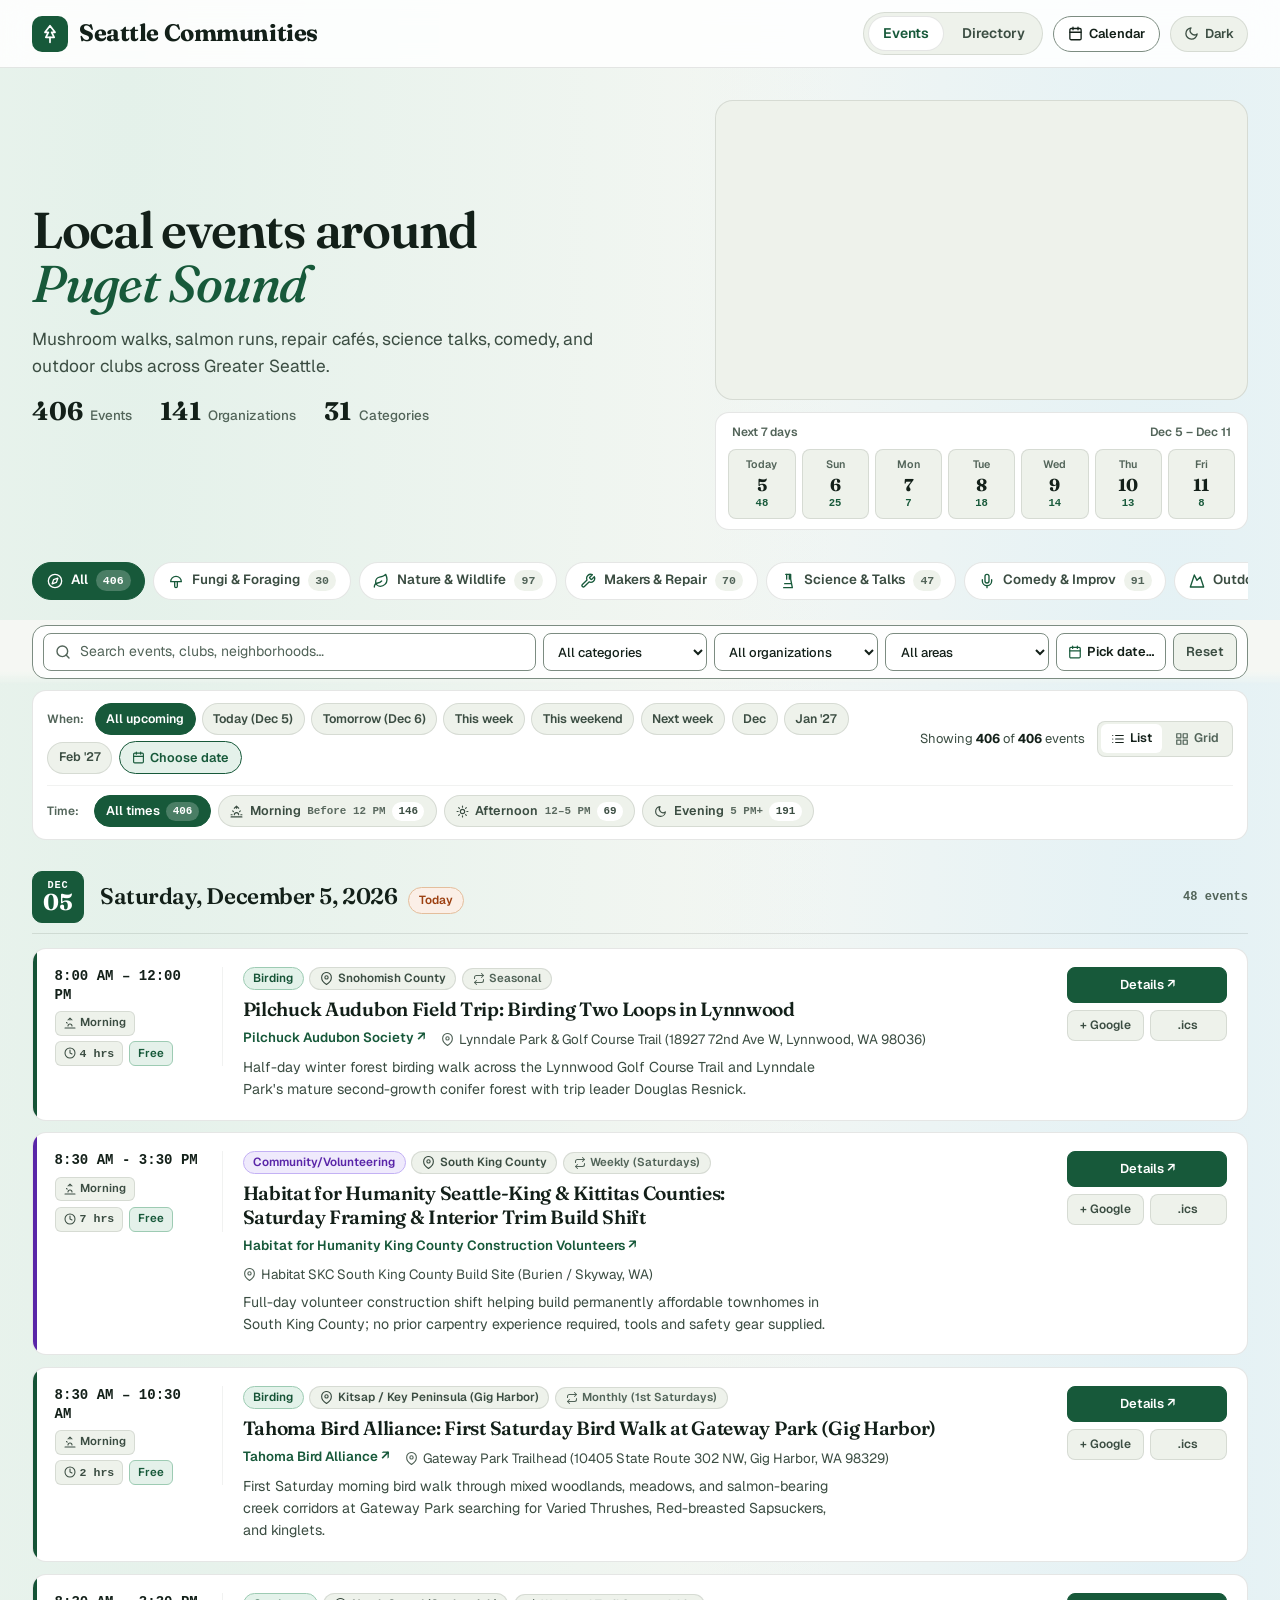
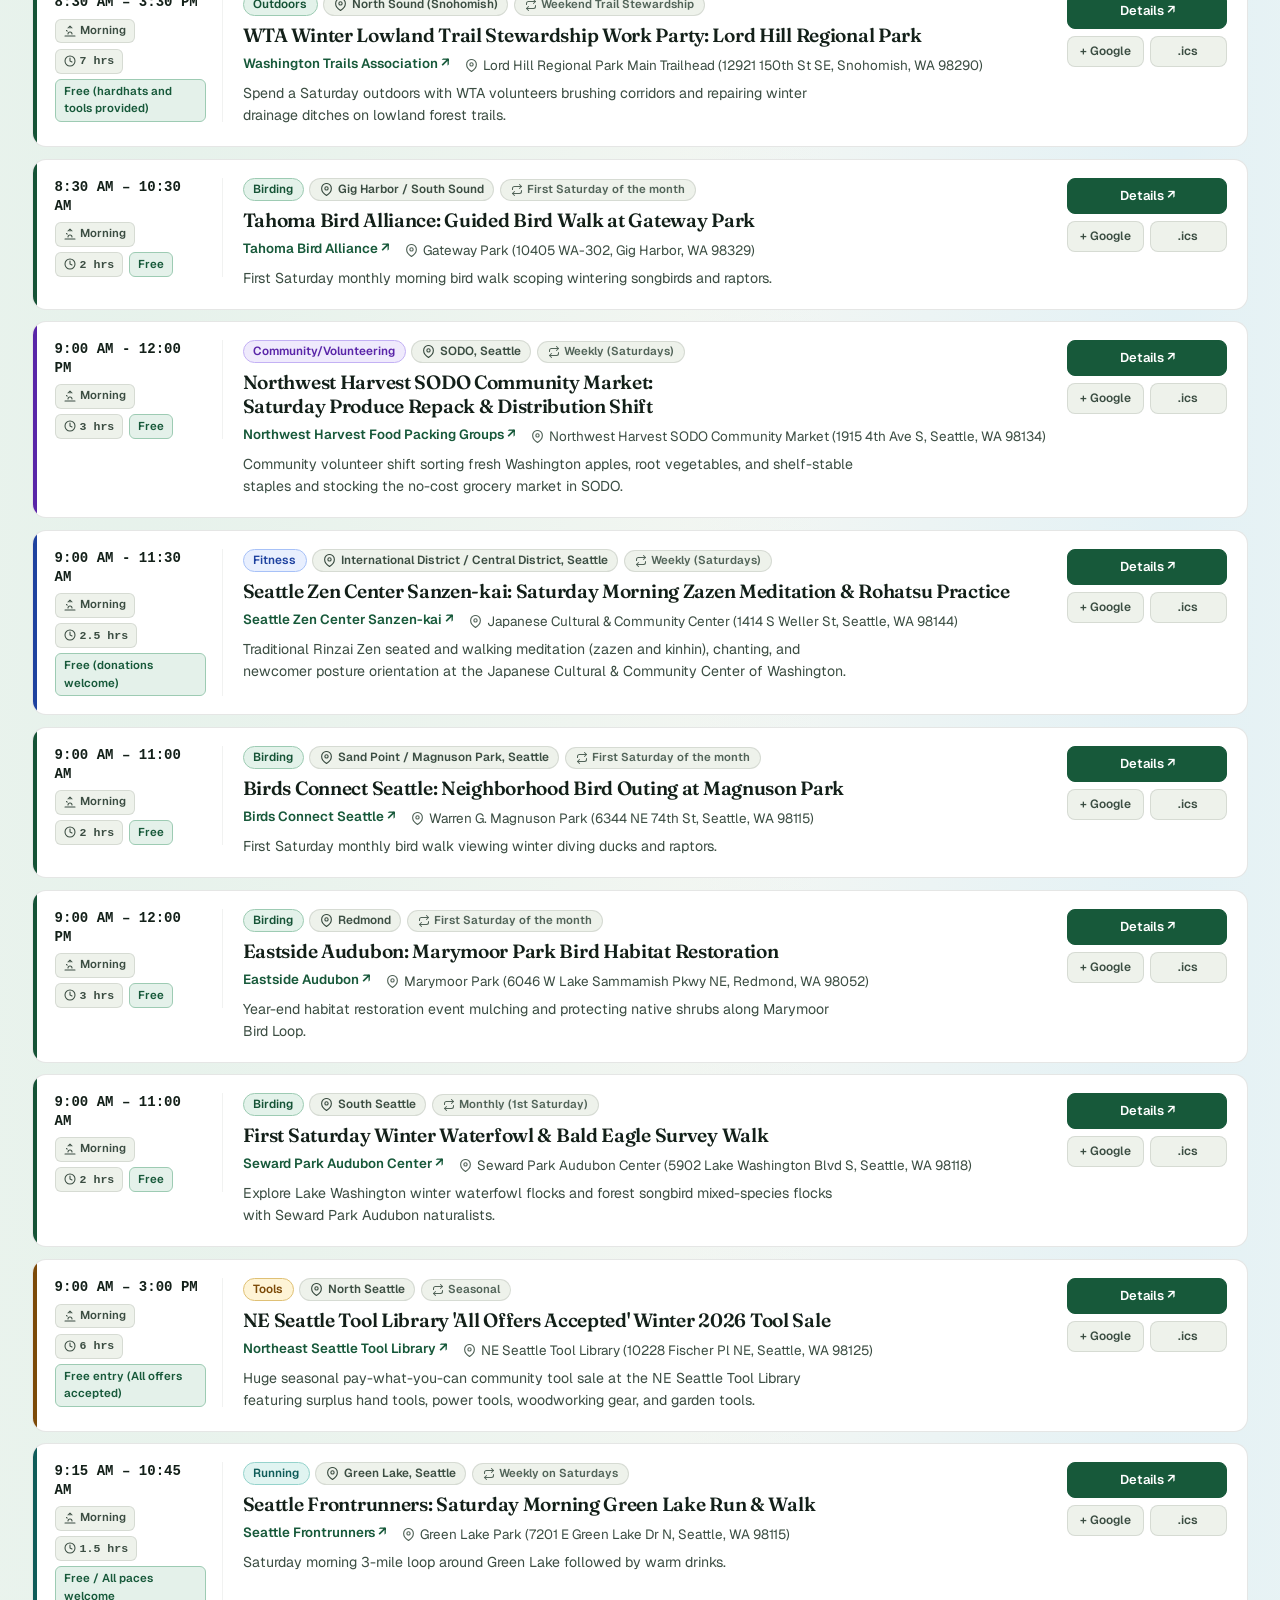
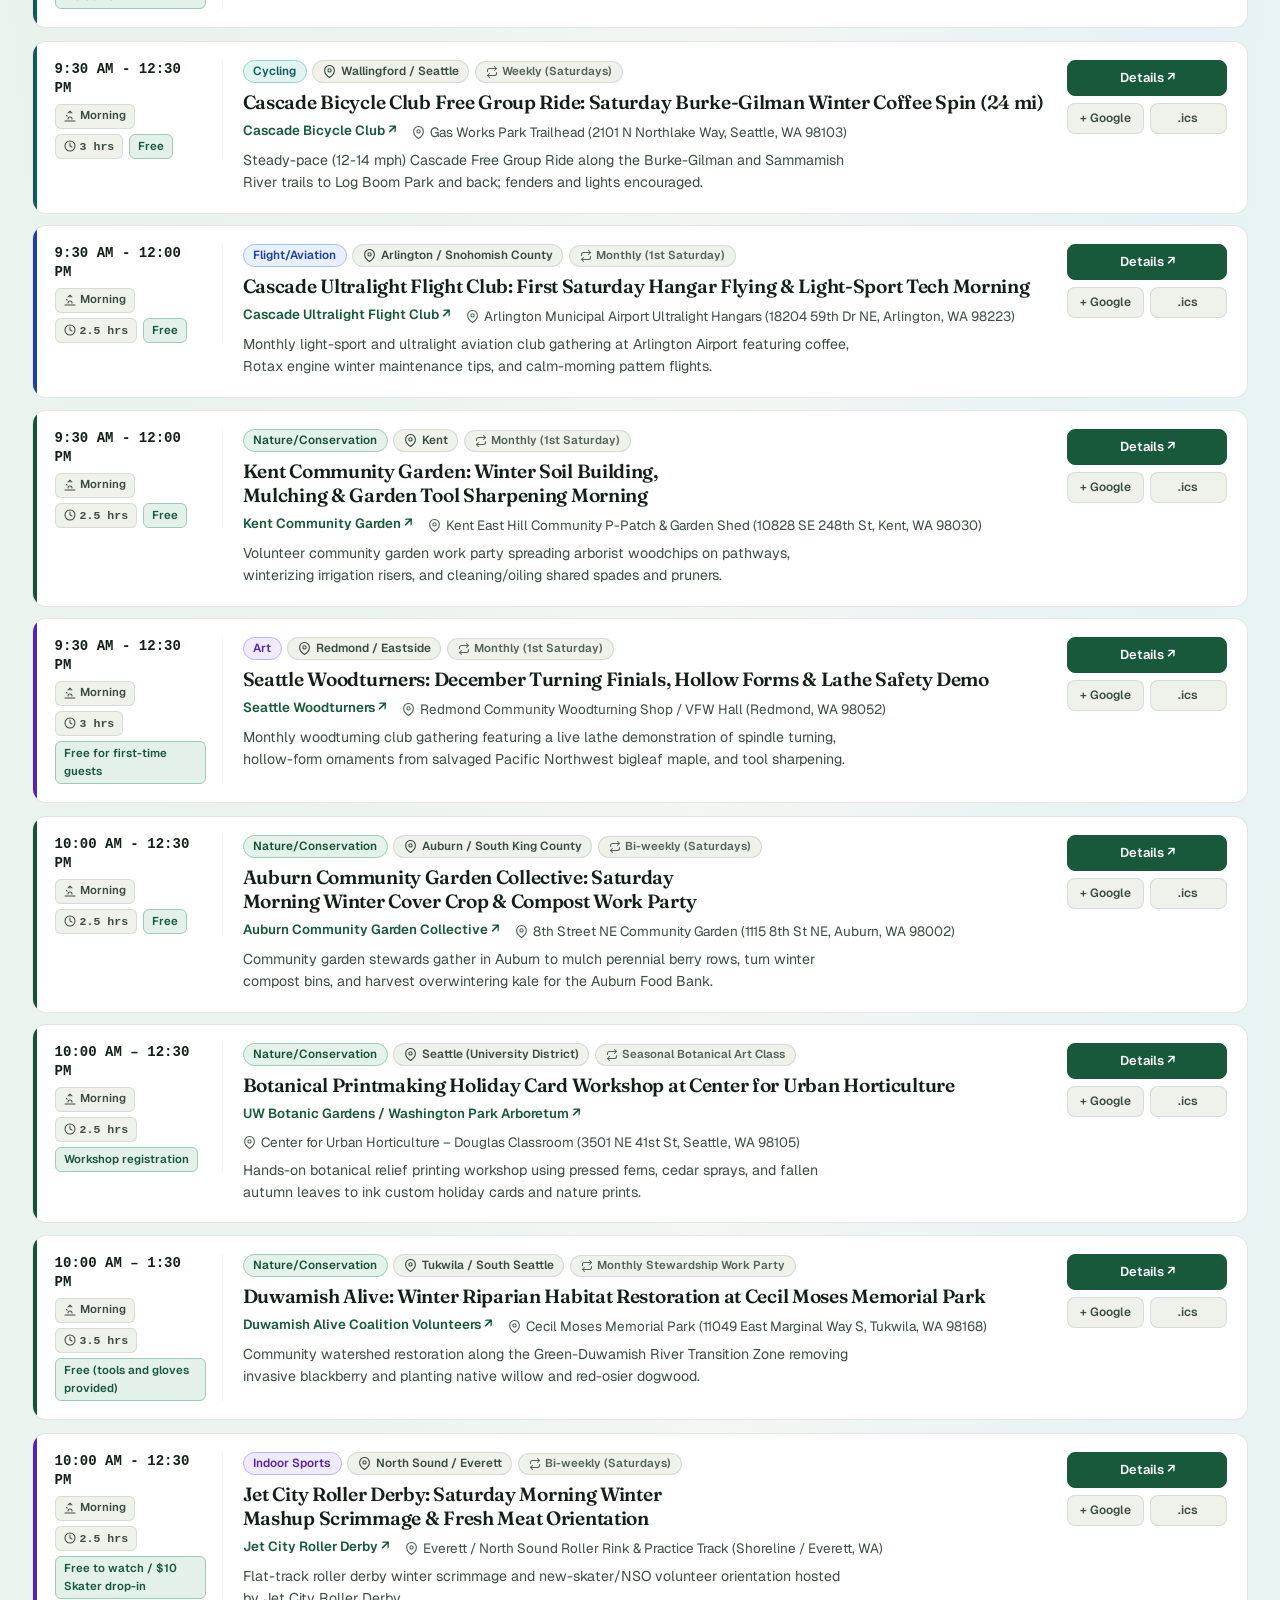
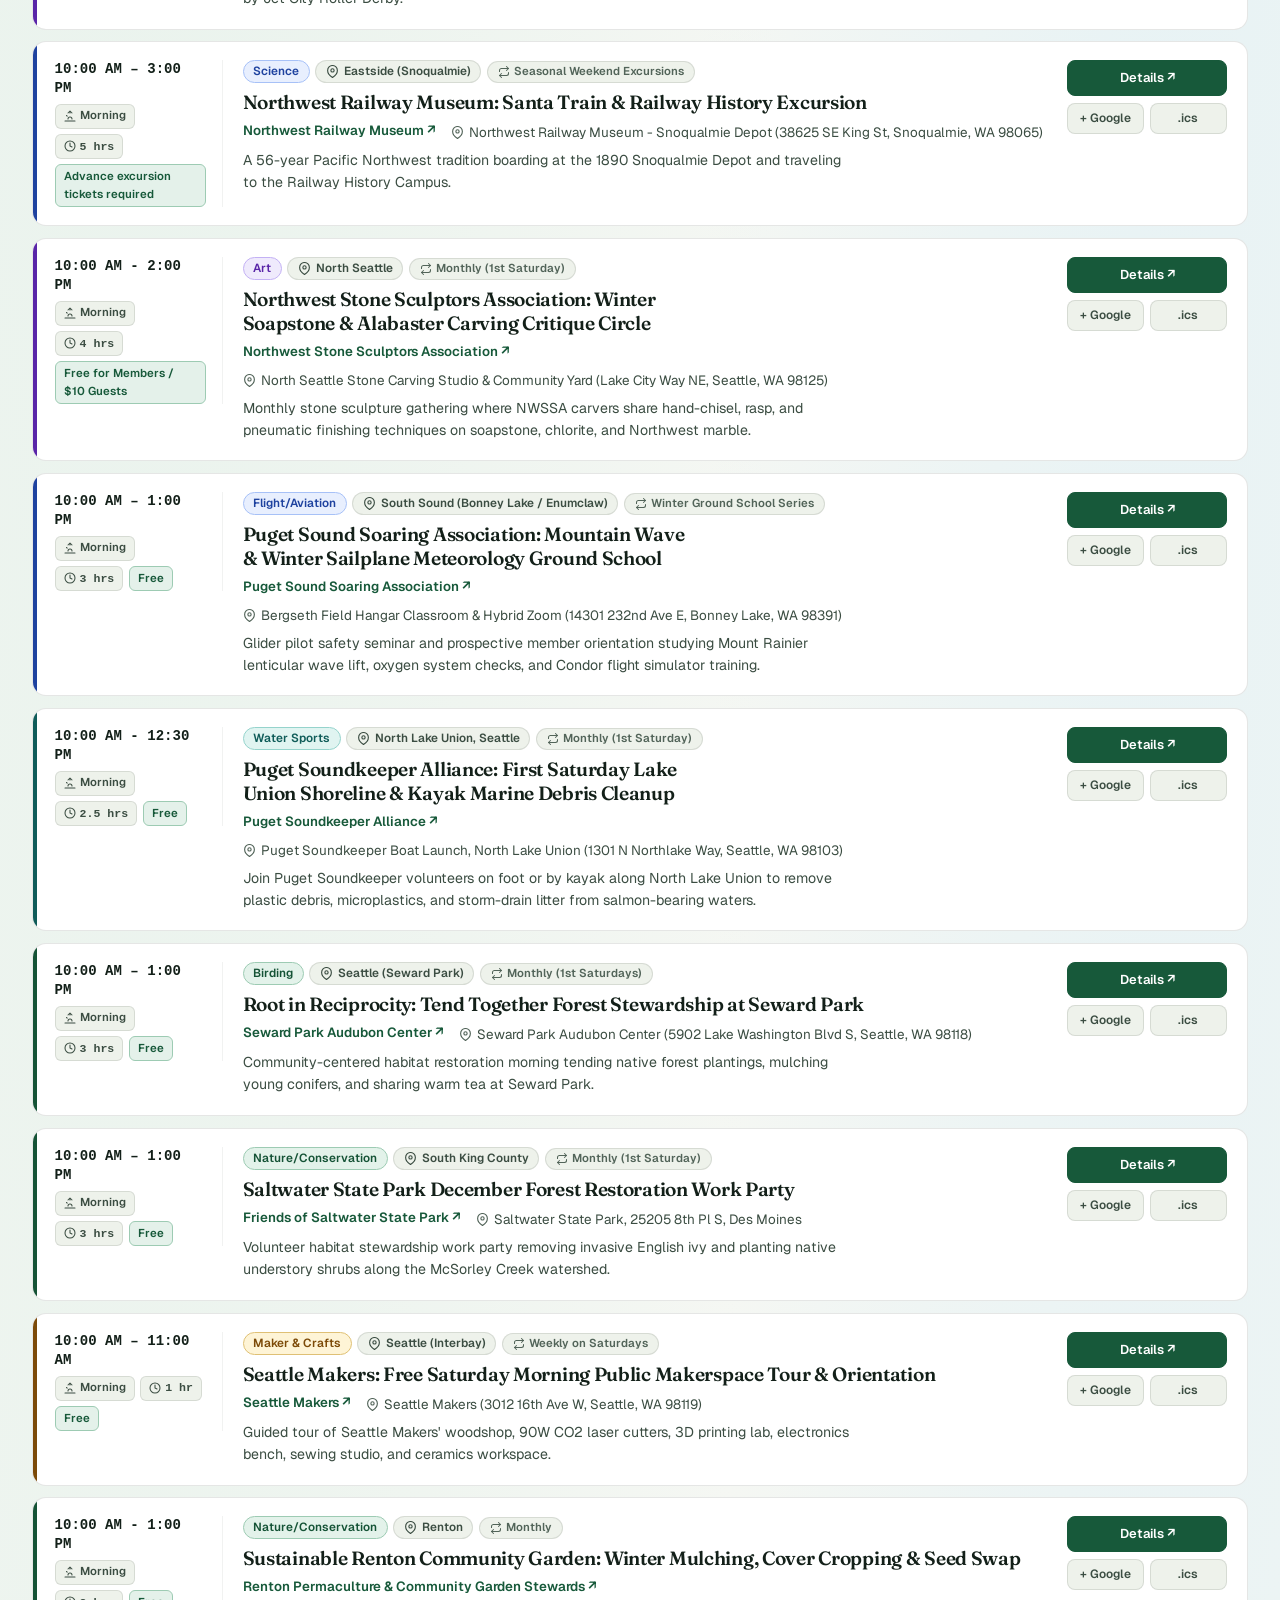
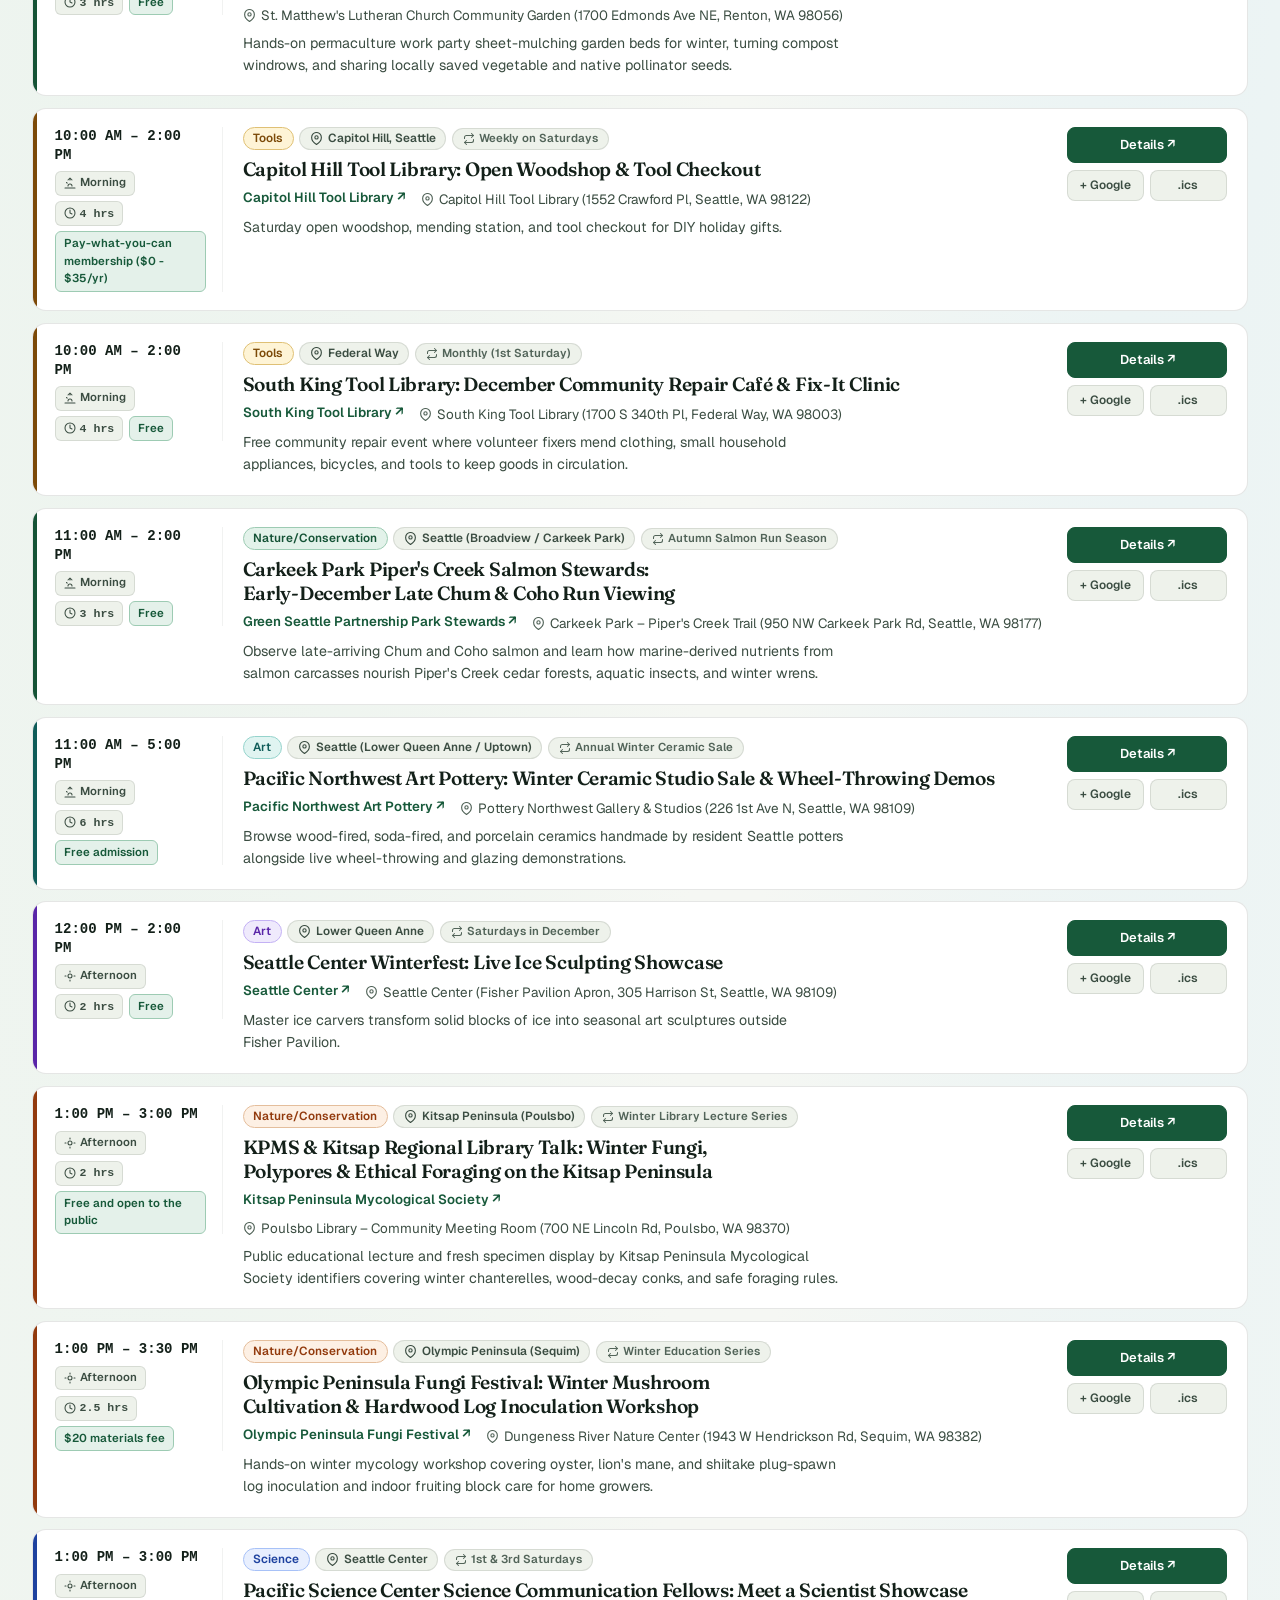
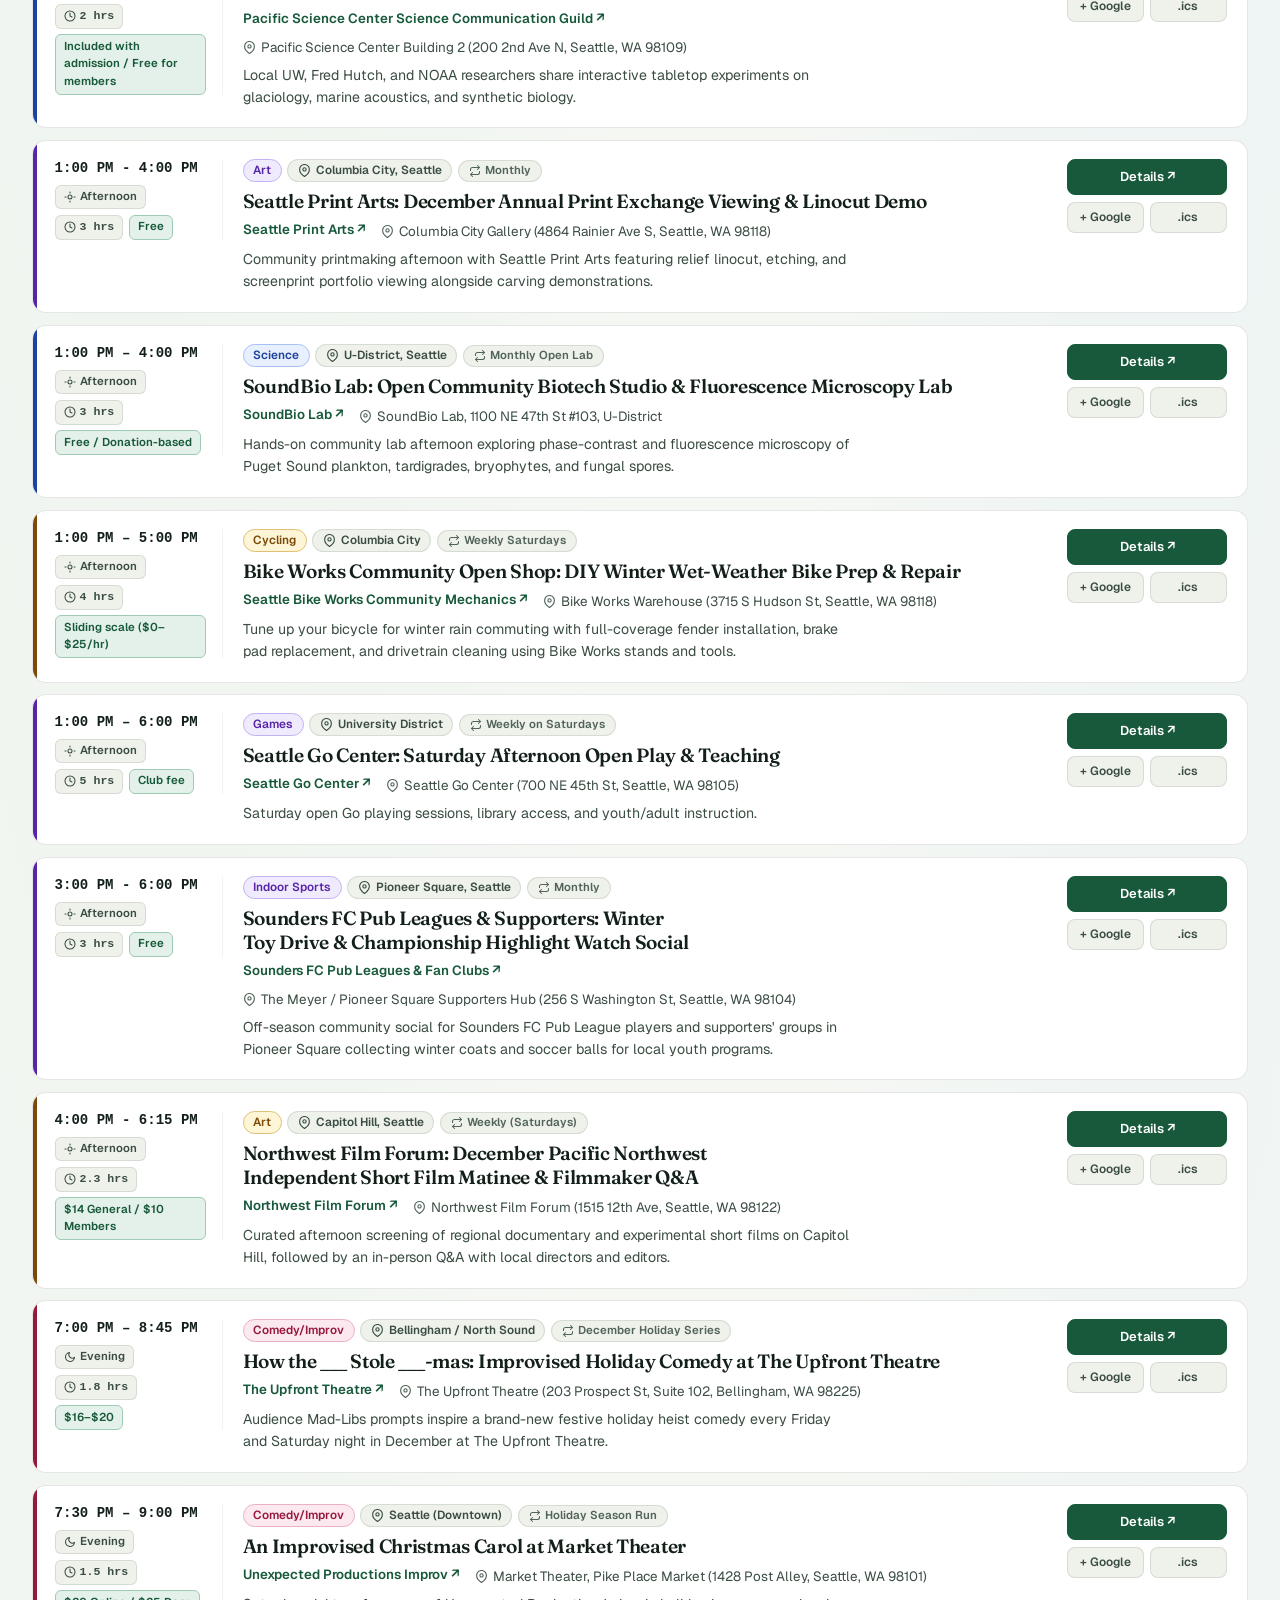
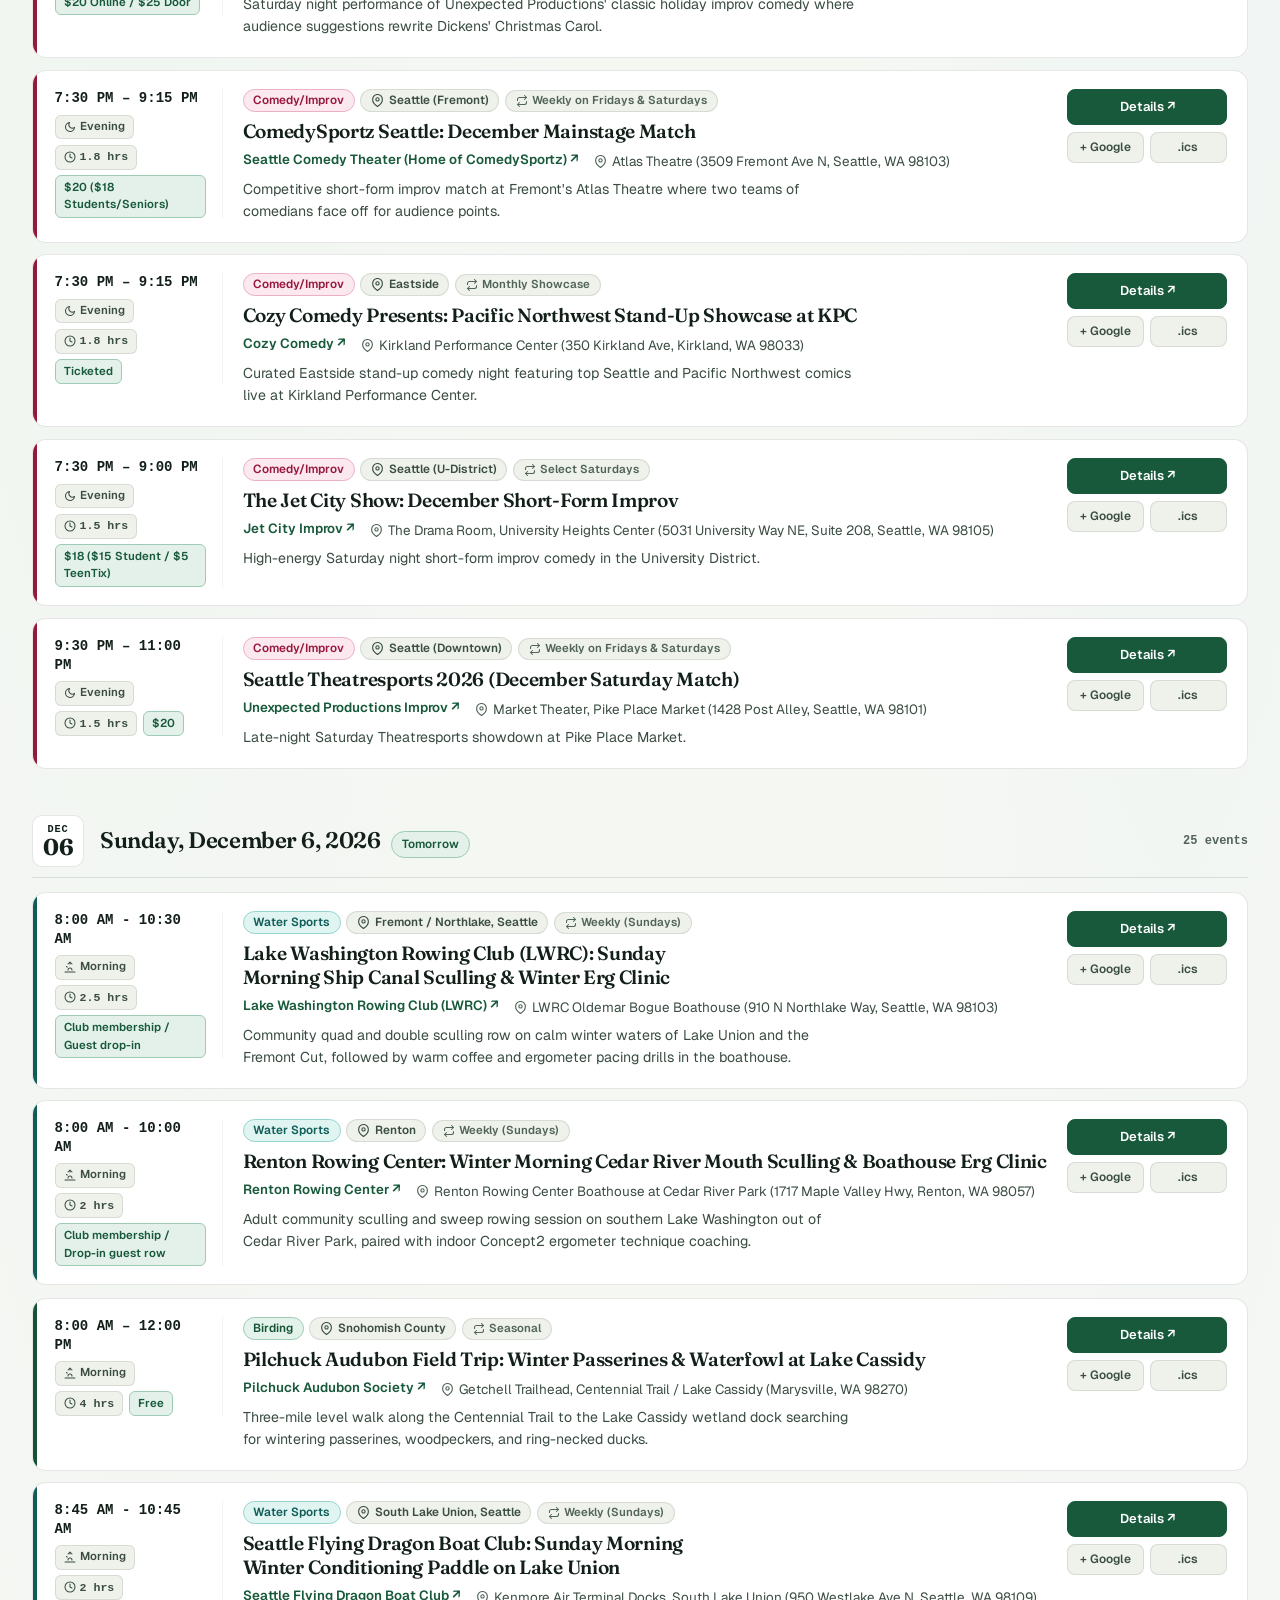
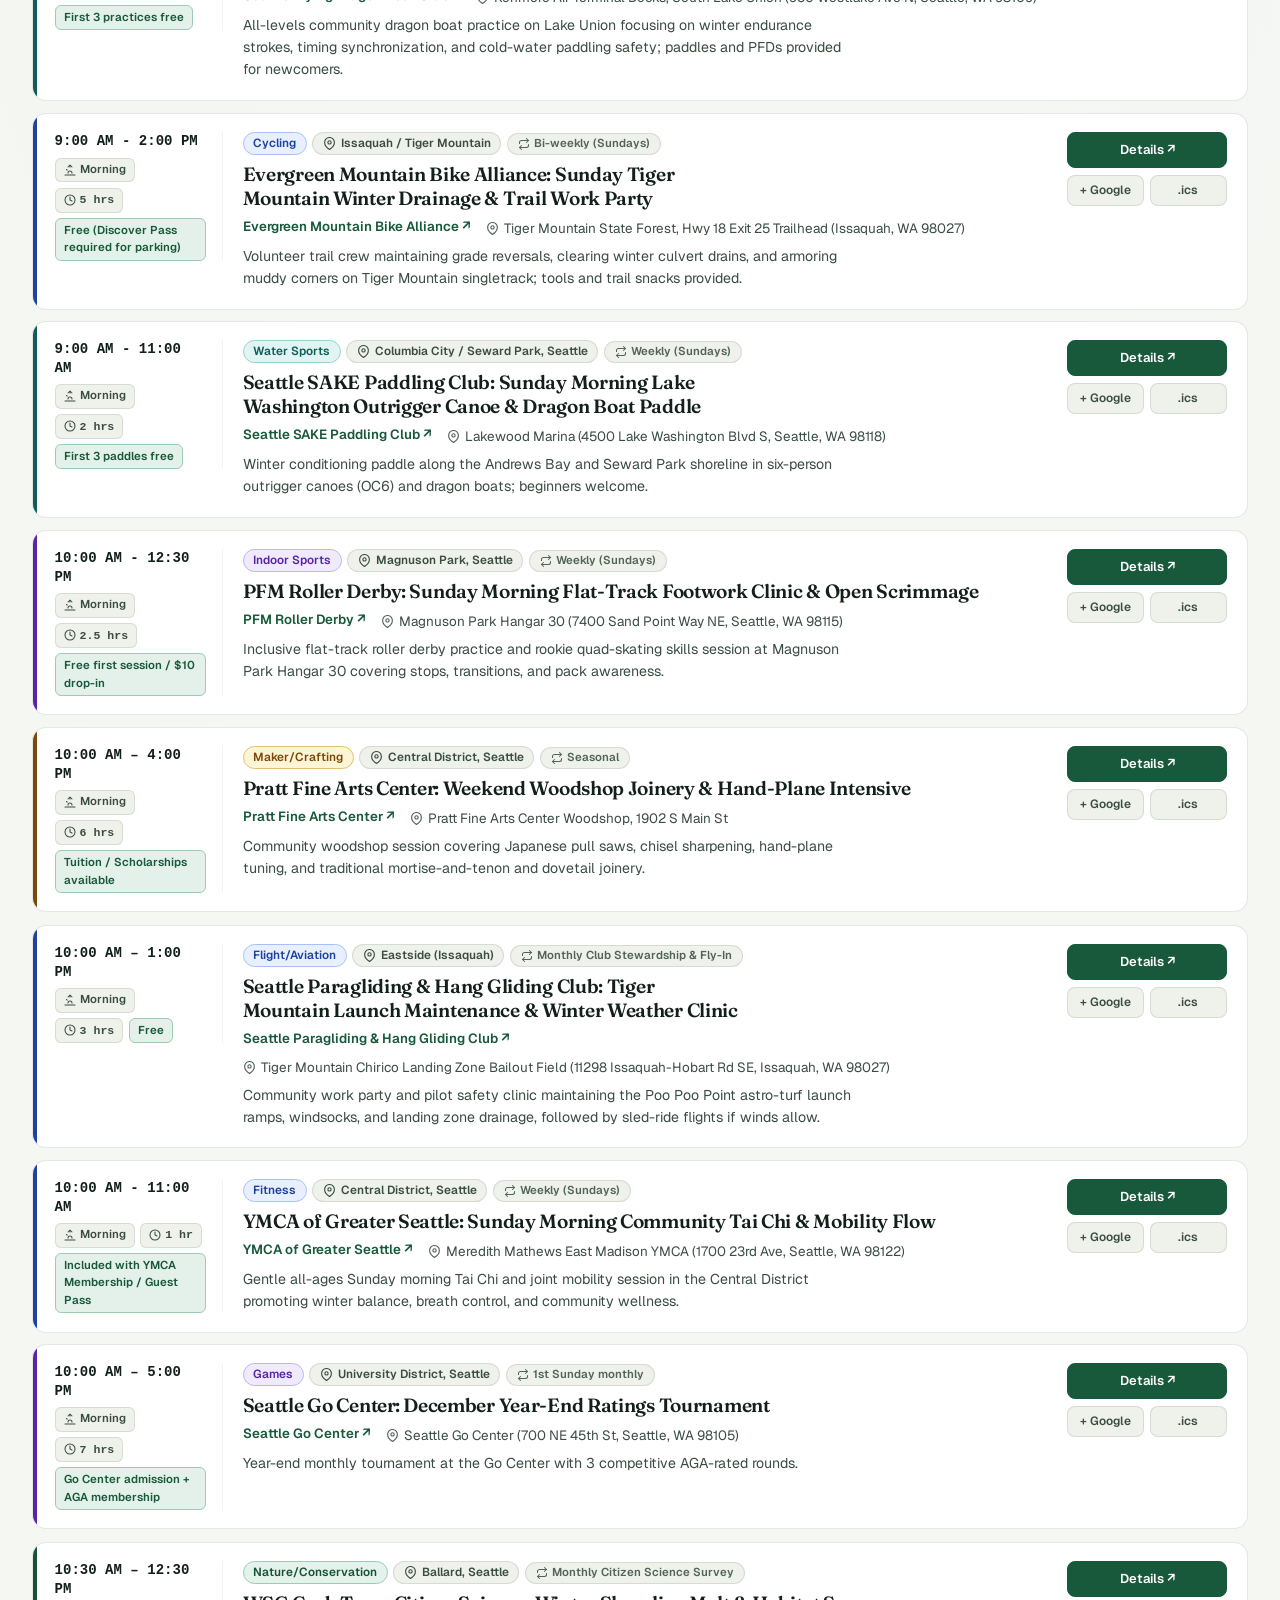
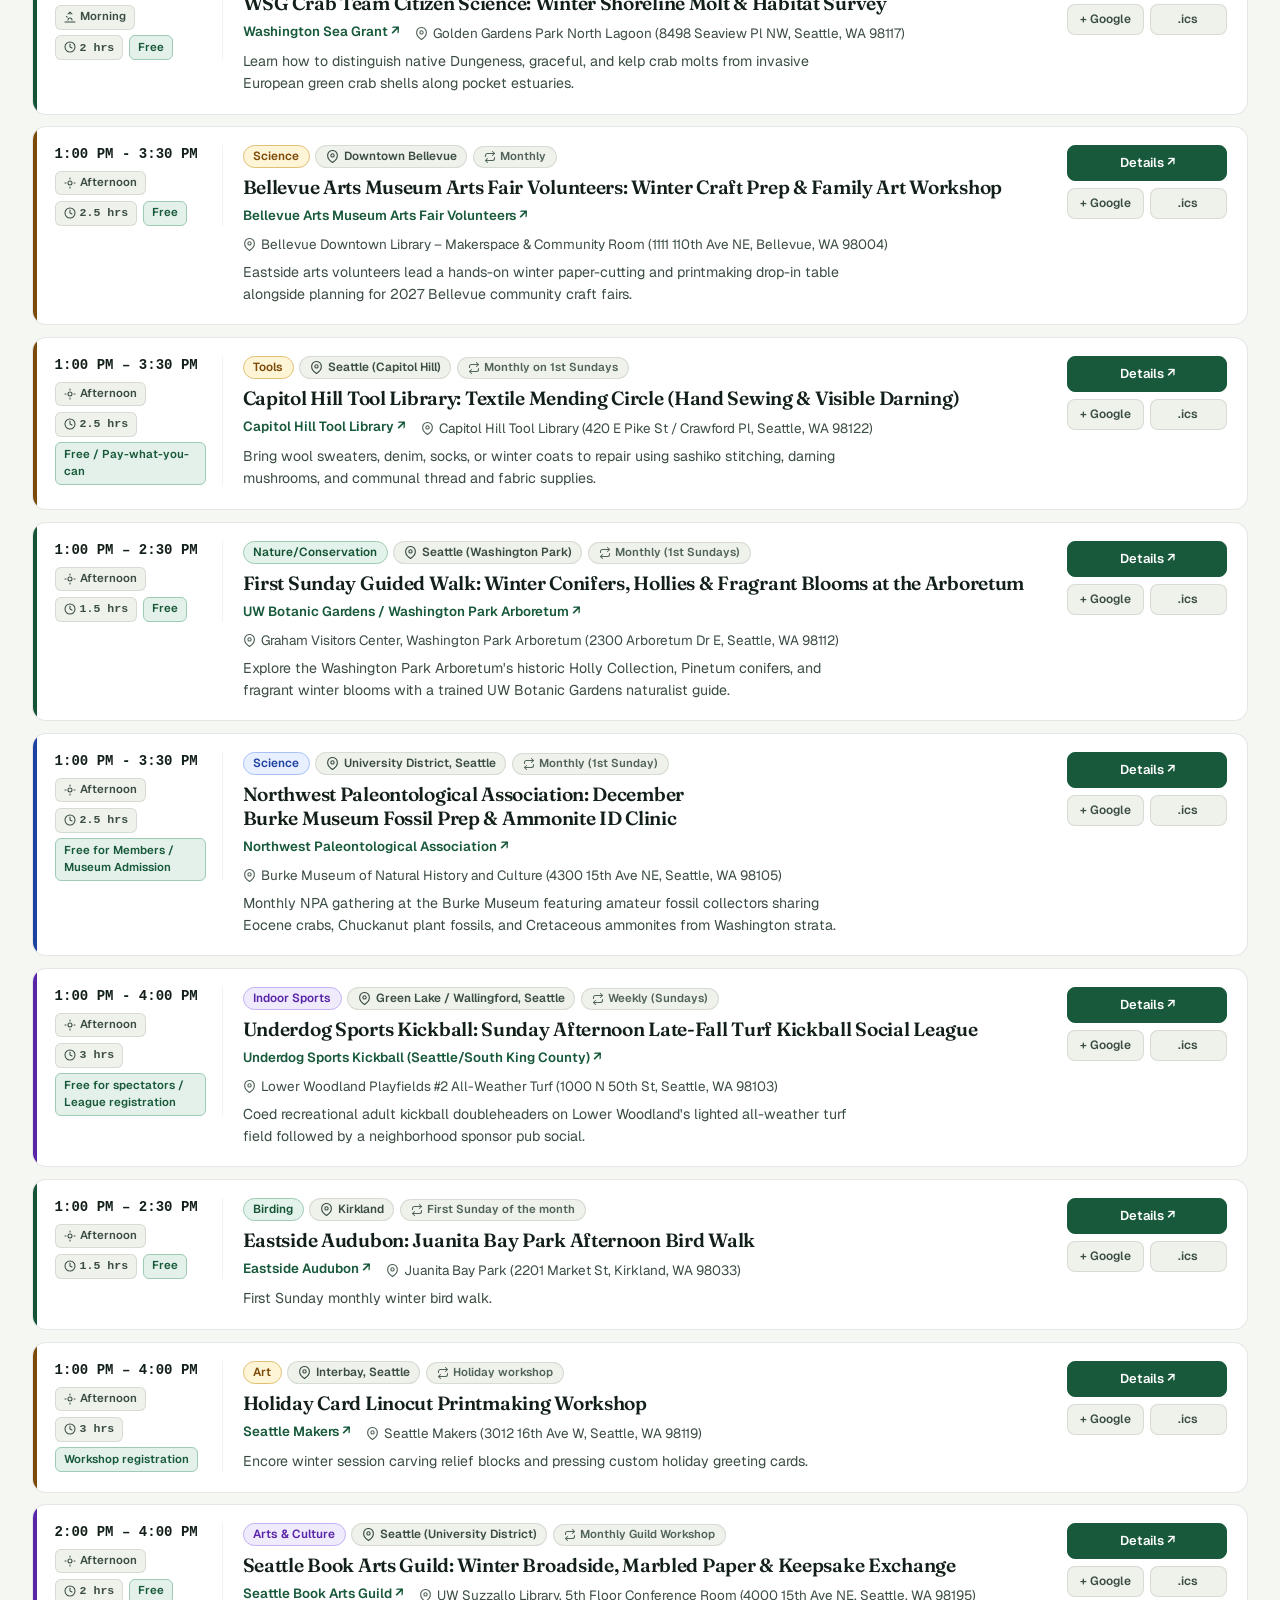
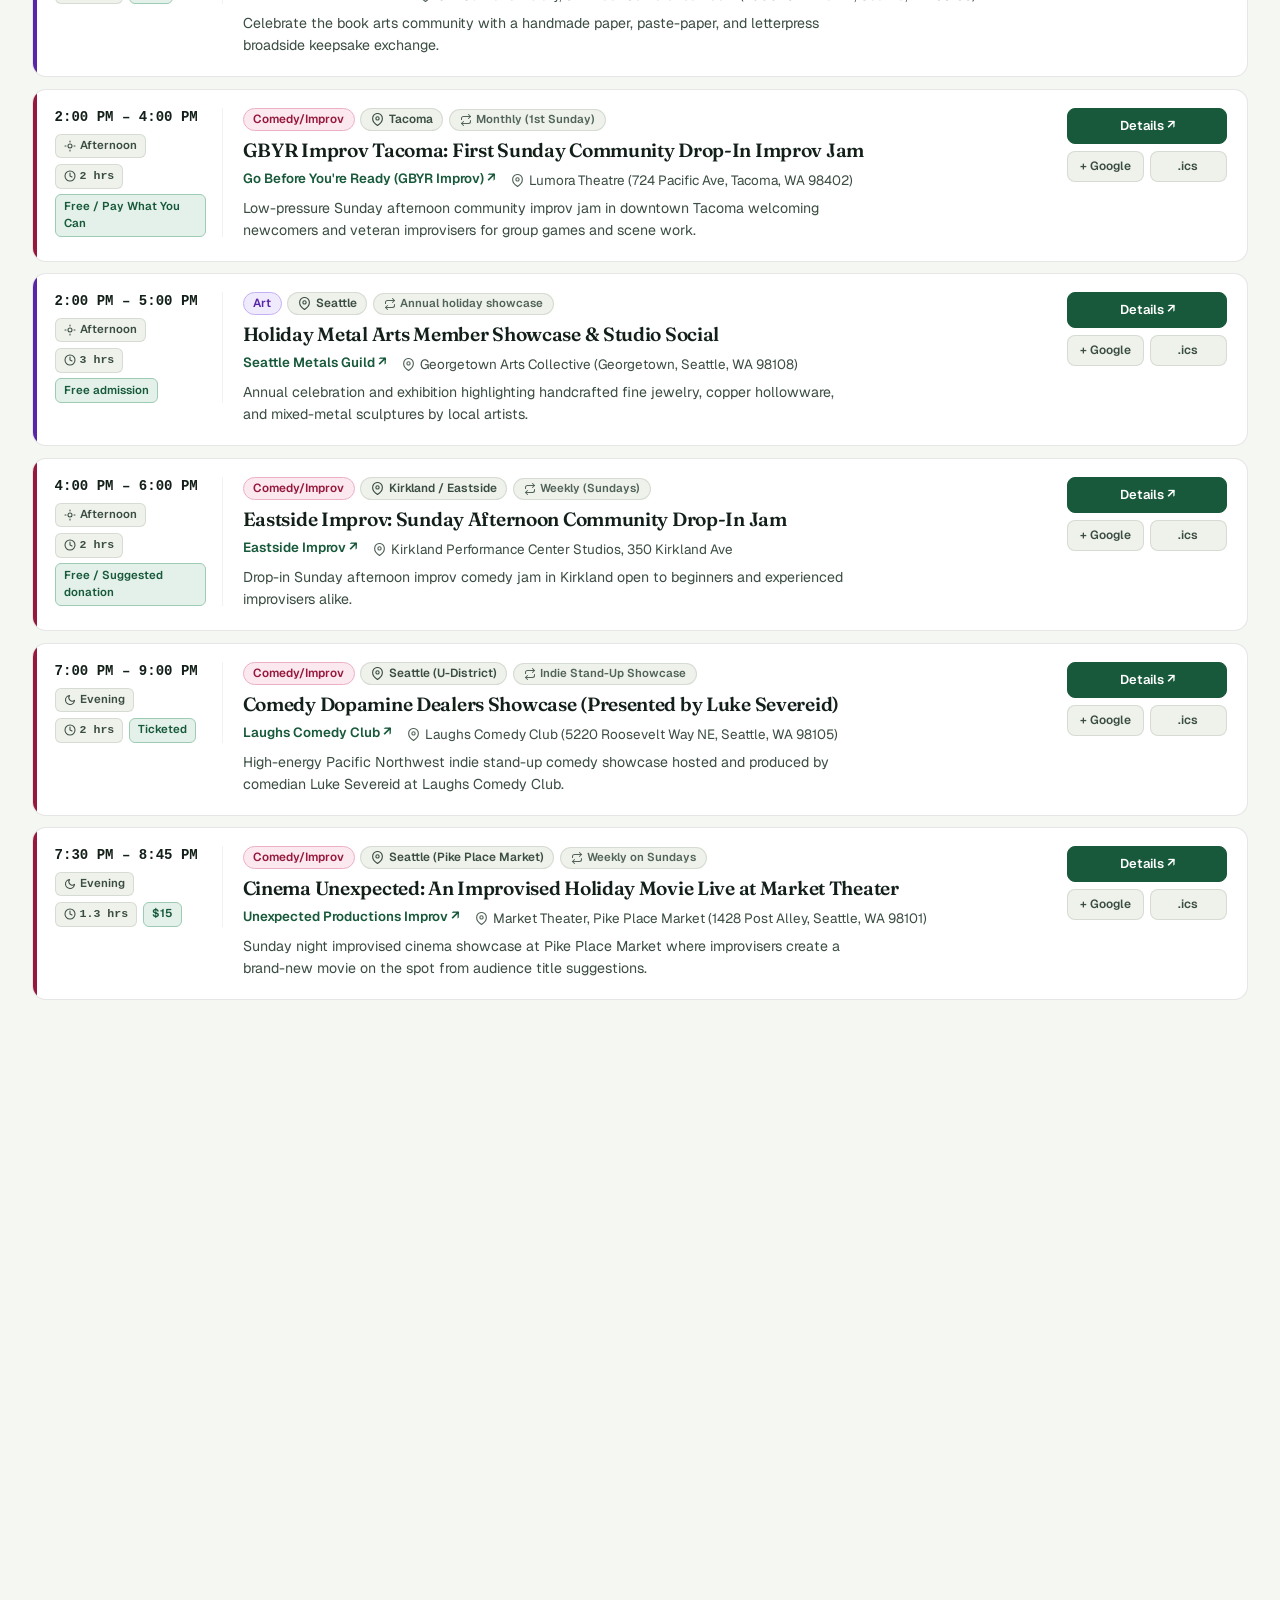
<file: index.html>
<!DOCTYPE html>
<html lang="en">
<head>
<meta charset="UTF-8">
<meta name="viewport" content="width=device-width, initial-scale=1.0">
<title>Seattle Communities — Local Events Around Puget Sound</title>
<meta name="description" content="Upcoming local events across Greater Seattle and Puget Sound: mushroom walks, salmon runs, tool libraries, science talks, comedy, and outdoor clubs.">
<meta property="og:title" content="Seattle Communities — Local Events Around Puget Sound">
<meta property="og:description" content="Upcoming community gatherings, nature walks, repair workshops, science talks, comedy shows, and outdoor clubs across Puget Sound.">
<meta property="og:type" content="website">
<meta property="og:image" content="https://rayadav.github.io/seattle-communities/hero.jpeg">
<meta name="twitter:card" content="summary_large_image">
<meta name="twitter:title" content="Seattle Communities — Local Events">
<meta name="twitter:description" content="Upcoming community gatherings across Greater Seattle and Puget Sound.">
<meta name="twitter:image" content="https://rayadav.github.io/seattle-communities/hero.jpeg">
<meta name="color-scheme" content="light dark">
<script>
  (function() {
    try {
      var t = localStorage.getItem('sc-theme');
      if (t === 'light' || t === 'dark') {
        var meta = document.querySelector('meta[name="color-scheme"]');
        if (meta) meta.content = t;
        document.documentElement.setAttribute('data-theme', t);
      }
    } catch (_) {}
  })();
</script>
<link rel="preload" href="./events.min.json" as="fetch" crossorigin>
<link rel="preconnect" href="https://fonts.googleapis.com">
<link rel="preconnect" href="https://fonts.gstatic.com" crossorigin>
<link href="https://fonts.googleapis.com/css2?family=Fraunces:ital,opsz,wght@0,9..144,500;0,9..144,600;0,9..144,700;1,9..144,500&family=Geist:wght@400;500;600;700&display=swap" rel="stylesheet">
<link rel="stylesheet" href="./styles.css">
<script src="./theme.js" defer></script>
</head>
<body>

<a class="skip-link" href="#agenda-main">Skip to events</a>

<header class="site-header" id="site-header">
  <div class="container header-inner">
    <a href="./index.html" class="brand-link">
      <span class="brand-mark" aria-hidden="true">
        <svg width="20" height="20" viewBox="0 0 24 24" fill="none" stroke="currentColor" stroke-width="2.1" stroke-linecap="round" stroke-linejoin="round">
          <path d="M12 2L6 10h4l-3 6h10l-3-6h4L12 2z"></path>
          <path d="M12 16v6"></path>
        </svg>
      </span>
      <span class="brand-name">Seattle Communities</span>
    </a>

    <div class="header-nav-group">
      <nav class="nav-pills" aria-label="Primary">
        <a href="./index.html" class="nav-pill" aria-current="page">Events</a>
        <a href="./directory.html" class="nav-pill">Directory</a>
      </nav>

      <button type="button" class="header-action-btn" id="nav-jump-date-btn" title="Browse events by date">
        <svg width="15" height="15" viewBox="0 0 24 24" fill="none" stroke="currentColor" stroke-width="2.1" stroke-linecap="round" stroke-linejoin="round" aria-hidden="true">
          <rect x="3" y="4" width="18" height="18" rx="2"></rect>
          <path d="M16 2v4M8 2v4M3 10h18"></path>
        </svg>
        <span>Calendar</span>
      </button>

      <button type="button" class="theme-switch-btn" id="theme-switch-btn" aria-label="Toggle color theme">
        <svg class="icon-sun" width="15" height="15" viewBox="0 0 24 24" fill="none" stroke="currentColor" stroke-width="2.1" stroke-linecap="round" stroke-linejoin="round" aria-hidden="true">
          <circle cx="12" cy="12" r="4"></circle>
          <path d="M12 2v2M12 20v2M4.93 4.93l1.41 1.41M17.66 17.66l1.41 1.41M2 12h2M20 12h2M4.93 19.07l1.41-1.41M17.66 6.34l1.41-1.41"></path>
        </svg>
        <svg class="icon-moon" width="15" height="15" viewBox="0 0 24 24" fill="none" stroke="currentColor" stroke-width="2.1" stroke-linecap="round" stroke-linejoin="round" aria-hidden="true">
          <path d="M21 12.79A9 9 0 1 1 11.21 3 7 7 0 0 0 21 12.79z"></path>
        </svg>
        <span id="theme-switch-label">Dark</span>
      </button>
    </div>
  </div>
</header>

<section class="hero" id="site-hero">
  <div class="container hero-grid">
    <div class="hero-copy">
      <h1 class="hero-title">Local events around <span class="accent">Puget Sound</span></h1>
      <p class="hero-lead">Mushroom walks, salmon runs, repair cafés, science talks, comedy, and outdoor clubs across Greater Seattle.</p>
      <div class="hero-stats">
        <div class="hero-stat">
          <span class="hero-stat-num" id="stat-total-events">—</span>
          <span class="hero-stat-lbl">Events</span>
        </div>
        <div class="hero-stat">
          <span class="hero-stat-num" id="stat-unique-groups">—</span>
          <span class="hero-stat-lbl">Organizations</span>
        </div>
        <div class="hero-stat">
          <span class="hero-stat-num" id="stat-categories">—</span>
          <span class="hero-stat-lbl">Categories</span>
        </div>
      </div>
    </div>

    <div class="hero-media-col">
      <div class="hero-artwork">
        <picture>
          <source media="(max-width: 48rem)" srcset="./hero-mobile.webp" width="960" height="523">
          <img src="./hero.webp" alt="Oil-painting illustration of Mount Rainier, evergreens, ferries on Puget Sound, and the Seattle skyline" width="1920" height="1047" fetchpriority="high" decoding="async">
        </picture>
      </div>
      <div class="week-strip-card">
        <div class="week-strip-header">
          <span>Next 7 days</span>
          <span id="week-horizon-range">Select a day</span>
        </div>
        <div class="week-horizon-grid" id="week-horizon-grid"></div>
      </div>
    </div>
  </div>
</section>

<section class="topics-bar" id="topics-bar" aria-label="Filter by topic">
  <div class="container">
    <div class="pillars-strip" id="pillars-strip">
      <button type="button" class="pillar-card-btn active" data-pillar-filter="all">
        <svg class="pillar-svg" width="16" height="16" viewBox="0 0 24 24" fill="none" stroke="currentColor" stroke-width="2" stroke-linecap="round" stroke-linejoin="round" aria-hidden="true">
          <circle cx="12" cy="12" r="10"></circle>
          <polygon points="16.24 7.76 14.12 14.12 7.76 16.24 9.88 9.88 16.24 7.76"></polygon>
        </svg>
        <span>All</span>
        <span class="pillar-count-badge" id="pcount-all">—</span>
      </button>

      <button type="button" class="pillar-card-btn" data-pillar-filter="fungi">
        <svg class="pillar-svg" width="16" height="16" viewBox="0 0 24 24" fill="none" stroke="currentColor" stroke-width="2" stroke-linecap="round" stroke-linejoin="round" aria-hidden="true">
          <path d="M4 13a8 8 0 0 1 16 0H4z"></path>
          <path d="M10 13v7a2 2 0 0 0 4 0v-7"></path>
        </svg>
        <span>Fungi &amp; Foraging</span>
        <span class="pillar-count-badge" id="pcount-fungi">0</span>
      </button>

      <button type="button" class="pillar-card-btn" data-pillar-filter="watershed">
        <svg class="pillar-svg" width="16" height="16" viewBox="0 0 24 24" fill="none" stroke="currentColor" stroke-width="2" stroke-linecap="round" stroke-linejoin="round" aria-hidden="true">
          <path d="M11 20A7 7 0 0 1 9.8 6.1C15.5 5 17 4.48 19 2c1 2 2 4.18 2 8 0 5.5-4.78 10-10 10z"></path>
          <path d="M2 21c0-3 1.85-5.36 5.08-6C9.5 14.52 12 13 13 12"></path>
        </svg>
        <span>Nature &amp; Wildlife</span>
        <span class="pillar-count-badge" id="pcount-watershed">0</span>
      </button>

      <button type="button" class="pillar-card-btn" data-pillar-filter="maker">
        <svg class="pillar-svg" width="16" height="16" viewBox="0 0 24 24" fill="none" stroke="currentColor" stroke-width="2" stroke-linecap="round" stroke-linejoin="round" aria-hidden="true">
          <path d="M14.7 6.3a1 1 0 0 0 0 1.4l1.6 1.6a1 1 0 0 0 1.4 0l3.77-3.77a6 6 0 0 1-7.94 7.94l-6.91 6.91a2.12 2.12 0 0 1-3-3l6.91-6.91a6 6 0 0 1 7.94-7.94l-3.76 3.76z"></path>
        </svg>
        <span>Makers &amp; Repair</span>
        <span class="pillar-count-badge" id="pcount-maker">0</span>
      </button>

      <button type="button" class="pillar-card-btn" data-pillar-filter="science">
        <svg class="pillar-svg" width="16" height="16" viewBox="0 0 24 24" fill="none" stroke="currentColor" stroke-width="2" stroke-linecap="round" stroke-linejoin="round" aria-hidden="true">
          <path d="M10 2v7.31"></path>
          <path d="M14 9.31V2"></path>
          <path d="M8.5 2h7"></path>
          <path d="M7 16h10"></path>
          <path d="M5.5 22h13l-2.5-12.69V2"></path>
        </svg>
        <span>Science &amp; Talks</span>
        <span class="pillar-count-badge" id="pcount-science">0</span>
      </button>

      <button type="button" class="pillar-card-btn" data-pillar-filter="comedy">
        <svg class="pillar-svg" width="16" height="16" viewBox="0 0 24 24" fill="none" stroke="currentColor" stroke-width="2" stroke-linecap="round" stroke-linejoin="round" aria-hidden="true">
          <path d="M12 2a3 3 0 0 0-3 3v7a3 3 0 0 0 6 0V5a3 3 0 0 0-3-3z"></path>
          <path d="M19 10v2a7 7 0 0 1-14 0v-2"></path>
          <path d="M12 19v3"></path>
        </svg>
        <span>Comedy &amp; Improv</span>
        <span class="pillar-count-badge" id="pcount-comedy">0</span>
      </button>

      <button type="button" class="pillar-card-btn" data-pillar-filter="outdoors">
        <svg class="pillar-svg" width="16" height="16" viewBox="0 0 24 24" fill="none" stroke="currentColor" stroke-width="2" stroke-linecap="round" stroke-linejoin="round" aria-hidden="true">
          <path d="M8 3l4 8 5-5 5 15H2L8 3z"></path>
        </svg>
        <span>Outdoors &amp; Sports</span>
        <span class="pillar-count-badge" id="pcount-outdoors">0</span>
      </button>

      <button type="button" class="pillar-card-btn" data-pillar-filter="arts">
        <svg class="pillar-svg" width="16" height="16" viewBox="0 0 24 24" fill="none" stroke="currentColor" stroke-width="2" stroke-linecap="round" stroke-linejoin="round" aria-hidden="true">
          <circle cx="13.5" cy="6.5" r=".5" fill="currentColor"></circle>
          <circle cx="17.5" cy="10.5" r=".5" fill="currentColor"></circle>
          <circle cx="8.5" cy="7.5" r=".5" fill="currentColor"></circle>
          <circle cx="6.5" cy="12.5" r=".5" fill="currentColor"></circle>
          <path d="M12 2C6.5 2 2 6.5 2 12s4.5 10 10 10c.926 0 1.648-.746 1.648-1.688 0-.437-.18-.835-.437-1.125-.29-.289-.438-.652-.438-1.125a1.64 1.64 0 0 1 1.668-1.668h1.996c3.051 0 5.555-2.503 5.555-5.554C21.965 6.012 17.461 2 12 2z"></path>
        </svg>
        <span>Arts &amp; Community</span>
        <span class="pillar-count-badge" id="pcount-arts">0</span>
      </button>
    </div>
  </div>
</section>

<section class="filter-sticky-wrap" id="filter-sticky-wrap" aria-label="Search and filter events">
  <div class="container">
    <div class="filter-drawer-backdrop" id="filter-drawer-backdrop"></div>
    <search class="filter-command-card">
      <div class="filter-controls-row">
        <div class="search-box">
          <svg class="icon" width="16" height="16" viewBox="0 0 24 24" fill="none" stroke="currentColor" stroke-width="2.1" stroke-linecap="round" stroke-linejoin="round" aria-hidden="true">
            <circle cx="11" cy="11" r="8"></circle>
            <path d="M21 21l-4.35-4.35"></path>
          </svg>
          <input type="search" id="calendar-search" placeholder="Search events, clubs, neighborhoods…" aria-label="Search events, clubs, and neighborhoods" autocomplete="off">
          <button type="button" class="clear-btn is-hidden" id="clear-search-btn" title="Clear search" aria-label="Clear search">
            <svg width="13" height="13" viewBox="0 0 24 24" fill="none" stroke="currentColor" stroke-width="2.4" stroke-linecap="round" stroke-linejoin="round" aria-hidden="true">
              <path d="M18 6L6 18M6 6l12 12"></path>
            </svg>
          </button>
        </div>

        <button type="button" class="filter-toggle-btn" id="filter-toggle-btn" aria-expanded="false" aria-controls="filter-dropdowns-group">
          <svg width="15" height="15" viewBox="0 0 24 24" fill="none" stroke="currentColor" stroke-width="2.1" stroke-linecap="round" stroke-linejoin="round" aria-hidden="true">
            <line x1="4" y1="6" x2="20" y2="6"></line>
            <line x1="8" y1="12" x2="16" y2="12"></line>
            <line x1="11" y1="18" x2="13" y2="18"></line>
          </svg>
          <span>Filters</span>
          <span class="filter-badge is-hidden" id="filter-badge">0</span>
        </button>

        <div class="filter-dropdowns-group" id="filter-dropdowns-group">
          <div class="drawer-header-mobile">
            <div class="drawer-grab-bar" aria-hidden="true"></div>
            <div class="drawer-title-row">
              <h3>Filters</h3>
              <button type="button" class="drawer-close-btn" id="drawer-close-btn" aria-label="Close filters">
                <svg width="16" height="16" viewBox="0 0 24 24" fill="none" stroke="currentColor" stroke-width="2.2" stroke-linecap="round" stroke-linejoin="round" aria-hidden="true">
                  <path d="M18 6L6 18M6 6l12 12"></path>
                </svg>
              </button>
            </div>
          </div>

          <div class="select-box">
            <label for="category-filter" class="mobile-filter-label">Category</label>
            <select id="category-filter" aria-label="Filter by category">
              <option value="">All categories</option>
            </select>
          </div>

          <div class="select-box">
            <label for="org-filter" class="mobile-filter-label">Organization</label>
            <select id="org-filter" aria-label="Filter by organization">
              <option value="">All organizations</option>
            </select>
          </div>

          <div class="select-box">
            <label for="area-filter" class="mobile-filter-label">Area</label>
            <select id="area-filter" aria-label="Filter by neighborhood or area">
              <option value="">All areas</option>
            </select>
          </div>

          <div>
            <span class="mobile-filter-label">Specific date</span>
            <div class="date-trigger-wrap" id="filter-date-wrap">
              <button type="button" class="date-trigger-btn" id="filter-date-trigger-btn" aria-label="Choose a specific date">
                <svg width="14" height="14" viewBox="0 0 24 24" fill="none" stroke="currentColor" stroke-width="2.1" stroke-linecap="round" stroke-linejoin="round" aria-hidden="true">
                  <rect x="3" y="4" width="18" height="18" rx="2"></rect>
                  <path d="M16 2v4M8 2v4M3 10h18"></path>
                </svg>
                <span id="filter-date-label">Pick date…</span>
              </button>
              <button type="button" class="date-trigger-clear-btn is-hidden" id="filter-date-clear-btn" aria-label="Clear selected date" title="Clear date filter">
                <svg width="12" height="12" viewBox="0 0 24 24" fill="none" stroke="currentColor" stroke-width="2.4" stroke-linecap="round" stroke-linejoin="round" aria-hidden="true">
                  <path d="M18 6L6 18M6 6l12 12"></path>
                </svg>
              </button>
            </div>
          </div>

          <div class="select-box mobile-only-daypart-box">
            <label for="daypart-filter-select" class="mobile-filter-label">Time of day</label>
            <select id="daypart-filter-select" aria-label="Filter by time of day">
              <option value="all">All times</option>
              <option value="morning">Morning (Before 12 PM)</option>
              <option value="afternoon">Afternoon (12–5 PM)</option>
              <option value="evening">Evening (5 PM+)</option>
            </select>
          </div>

          <button type="button" class="btn-reset" id="reset-filters-btn" title="Reset all filters">Reset</button>

          <div class="drawer-actions-mobile">
            <button type="button" class="drawer-btn-reset" id="drawer-reset-btn">Reset</button>
            <button type="button" class="drawer-btn-apply" id="drawer-apply-btn">Show <span id="drawer-apply-count">0</span> events</button>
          </div>
        </div>
      </div>
    </search>
  </div>
</section>

<section class="secondary-filters-wrap" id="secondary-filters-wrap" aria-label="Timeframe and view options">
  <div class="container">
    <div class="secondary-filters-card">
      <div class="filter-bottom-bar">
        <div class="time-pills-row" id="time-pills-row">
          <span class="time-pills-label">When:</span>
          <button type="button" class="time-pill active" data-timeframe="all">All upcoming</button>
          <button type="button" class="time-pill" data-timeframe="today">Today</button>
          <button type="button" class="time-pill" data-timeframe="tomorrow">Tomorrow</button>
          <button type="button" class="time-pill" data-timeframe="this-week">This week</button>
          <button type="button" class="time-pill" data-timeframe="this-weekend">This weekend</button>
          <button type="button" class="time-pill" data-timeframe="next-week">Next week</button>
          <div class="date-pill-group" id="date-pill-group">
            <button type="button" class="date-picker-pill" id="date-picker-pill" title="Choose a specific date on the calendar">
              <svg width="13" height="13" viewBox="0 0 24 24" fill="none" stroke="currentColor" stroke-width="2.1" stroke-linecap="round" stroke-linejoin="round" aria-hidden="true">
                <rect x="3" y="4" width="18" height="18" rx="2"></rect>
                <path d="M16 2v4M8 2v4M3 10h18"></path>
              </svg>
              <span id="date-picker-pill-label">Choose date</span>
            </button>
            <button type="button" class="date-pill-clear-btn is-hidden" id="date-pill-clear-btn" aria-label="Clear selected date" title="Clear selected date">
              <svg width="11" height="11" viewBox="0 0 24 24" fill="none" stroke="currentColor" stroke-width="2.5" stroke-linecap="round" stroke-linejoin="round" aria-hidden="true">
                <path d="M18 6L6 18M6 6l12 12"></path>
              </svg>
            </button>
          </div>
        </div>

        <div class="filter-meta-controls">
          <div class="status-count">Showing <strong id="visible-count">0</strong> of <strong id="total-count">0</strong> events</div>
          <div class="view-mode-switch" role="group" aria-label="Layout mode">
            <button type="button" class="view-mode-btn active" id="view-ledger-btn" title="List view" aria-label="List view">
              <svg width="14" height="14" viewBox="0 0 24 24" fill="none" stroke="currentColor" stroke-width="2.1" stroke-linecap="round" stroke-linejoin="round" aria-hidden="true">
                <line x1="8" y1="6" x2="21" y2="6"></line>
                <line x1="8" y1="12" x2="21" y2="12"></line>
                <line x1="8" y1="18" x2="21" y2="18"></line>
                <line x1="3" y1="6" x2="3.01" y2="6"></line>
                <line x1="3" y1="12" x2="3.01" y2="12"></line>
                <line x1="3" y1="18" x2="3.01" y2="18"></line>
              </svg>
              <span>List</span>
            </button>
            <button type="button" class="view-mode-btn" id="view-grid-btn" title="Grid view" aria-label="Grid view">
              <svg width="14" height="14" viewBox="0 0 24 24" fill="none" stroke="currentColor" stroke-width="2.1" stroke-linecap="round" stroke-linejoin="round" aria-hidden="true">
                <rect x="3" y="3" width="7" height="7"></rect>
                <rect x="14" y="3" width="7" height="7"></rect>
                <rect x="14" y="14" width="7" height="7"></rect>
                <rect x="3" y="14" width="7" height="7"></rect>
              </svg>
              <span>Grid</span>
            </button>
          </div>
        </div>
      </div>

      <div class="daypart-filter-bar" aria-label="Time of day filters">
        <span class="time-pills-label">Time:</span>
        <div class="daypart-pills-row">
          <button type="button" class="daypart-pill active" data-daypart="all" aria-pressed="true">
            <span>All times</span>
            <span class="daypart-count" id="dp-count-all">—</span>
          </button>
          <button type="button" class="daypart-pill" data-daypart="morning" aria-pressed="false">
            <svg width="13" height="13" viewBox="0 0 24 24" fill="none" stroke="currentColor" stroke-width="2.1" stroke-linecap="round" stroke-linejoin="round" aria-hidden="true">
              <path d="M12 2v4M4.93 10.93l1.41 1.41M2 18h2M20 18h2M19.07 10.93l-1.41 1.41M22 22H2M8 6l4-4 4 4M16 18a4 4 0 0 0-8 0"></path>
            </svg>
            <span>Morning</span>
            <span class="daypart-range">Before 12 PM</span>
            <span class="daypart-count" id="dp-count-morning">0</span>
          </button>
          <button type="button" class="daypart-pill" data-daypart="afternoon" aria-pressed="false">
            <svg width="13" height="13" viewBox="0 0 24 24" fill="none" stroke="currentColor" stroke-width="2.1" stroke-linecap="round" stroke-linejoin="round" aria-hidden="true">
              <circle cx="12" cy="12" r="4"></circle>
              <path d="M12 2v2M12 20v2M4.93 4.93l1.41 1.41M17.66 17.66l1.41 1.41M2 12h2M20 12h2M4.93 19.07l1.41-1.41M17.66 6.34l1.41-1.41"></path>
            </svg>
            <span>Afternoon</span>
            <span class="daypart-range">12–5 PM</span>
            <span class="daypart-count" id="dp-count-afternoon">0</span>
          </button>
          <button type="button" class="daypart-pill" data-daypart="evening" aria-pressed="false">
            <svg width="13" height="13" viewBox="0 0 24 24" fill="none" stroke="currentColor" stroke-width="2.1" stroke-linecap="round" stroke-linejoin="round" aria-hidden="true">
              <path d="M21 12.79A9 9 0 1 1 11.21 3 7 7 0 0 0 21 12.79z"></path>
            </svg>
            <span>Evening</span>
            <span class="daypart-range">5 PM+</span>
            <span class="daypart-count" id="dp-count-evening">0</span>
          </button>
        </div>
      </div>

      <div class="active-filter-chips" id="active-filter-chips"></div>
    </div>
  </div>
</section>

<dialog id="calendar-picker-dialog" closedby="any" aria-labelledby="cal-dialog-title">
  <div class="cal-dialog-card">
    <div class="cal-dialog-header">
      <div class="cal-dialog-title-wrap">
        <h2 id="cal-dialog-title">Browse by date</h2>
      </div>
      <button type="button" class="cal-close-btn" id="cal-close-btn" aria-label="Close calendar" title="Close">
        <svg width="16" height="16" viewBox="0 0 24 24" fill="none" stroke="currentColor" stroke-width="2.2" stroke-linecap="round" stroke-linejoin="round" aria-hidden="true">
          <path d="M18 6L6 18M6 6l12 12"></path>
        </svg>
      </button>
    </div>

    <div class="cal-presets-bar" id="cal-presets-bar">
      <button type="button" class="cal-preset-btn" data-preset="today">Today</button>
      <button type="button" class="cal-preset-btn" data-preset="tomorrow">Tomorrow</button>
      <button type="button" class="cal-preset-btn" data-preset="this-sat">This Sat</button>
      <button type="button" class="cal-preset-btn" data-preset="this-sun">This Sun</button>
      <button type="button" class="cal-preset-btn" data-preset="next-sat">Next Sat</button>
    </div>

    <div class="cal-month-bar">
      <div class="cal-month-title-group">
        <span class="cal-month-title" id="cal-month-year-label">Month Year</span>
        <span class="cal-month-badge" id="cal-month-event-pill">0 events</span>
      </div>
      <div class="cal-nav-controls">
        <button type="button" class="cal-today-jump-btn" id="cal-jump-today-btn">Today</button>
        <button type="button" class="cal-nav-btn" id="cal-prev-month-btn" aria-label="Previous month" title="Previous month">
          <svg width="16" height="16" viewBox="0 0 24 24" fill="none" stroke="currentColor" stroke-width="2.2" stroke-linecap="round" stroke-linejoin="round" aria-hidden="true">
            <polyline points="15 18 9 12 15 6"></polyline>
          </svg>
        </button>
        <button type="button" class="cal-nav-btn" id="cal-next-month-btn" aria-label="Next month" title="Next month">
          <svg width="16" height="16" viewBox="0 0 24 24" fill="none" stroke="currentColor" stroke-width="2.2" stroke-linecap="round" stroke-linejoin="round" aria-hidden="true">
            <polyline points="9 18 15 12 9 6"></polyline>
          </svg>
        </button>
      </div>
    </div>

    <div class="cal-grid-wrap">
      <div class="cal-weekdays" aria-hidden="true">
        <div>Sun</div><div>Mon</div><div>Tue</div><div>Wed</div><div>Thu</div><div>Fri</div><div>Sat</div>
      </div>
      <div class="cal-days-grid" id="cal-days-grid"></div>
    </div>

    <div class="cal-dialog-footer">
      <div class="cal-footer-status" id="cal-footer-status">Select a date to filter events</div>
      <div class="cal-footer-actions">
        <button type="button" class="cal-clear-btn is-hidden" id="cal-modal-clear-btn">Clear date</button>
        <button type="button" class="cal-done-btn" id="cal-modal-done-btn">Done</button>
      </div>
    </div>
  </div>
</dialog>

<main class="container main-content" id="agenda-main">
  <div class="agenda-container" id="agenda-list" aria-live="polite">
    <div class="status-bar">
      <div class="spinner"></div>
      <p class="status-text">Loading upcoming events…</p>
    </div>
  </div>

  <div class="empty-state" id="empty-state" hidden>
    <svg width="36" height="36" viewBox="0 0 24 24" fill="none" stroke="currentColor" stroke-width="1.6" stroke-linecap="round" stroke-linejoin="round" aria-hidden="true" style="margin: 0 auto 0.75rem; color: var(--forest);">
      <circle cx="11" cy="11" r="8"></circle>
      <path d="M21 21l-4.35-4.35"></path>
    </svg>
    <h3 id="empty-state-heading">No matching events found</h3>
    <p id="empty-state-copy">Try adjusting your search terms or clearing the active filters.</p>
    <button type="button" class="empty-reset-btn" id="empty-reset-btn">Reset filters</button>
  </div>
</main>

<footer class="site-footer" id="site-footer">
  <div class="container footer-inner">
    <div class="footer-brand-row">
      <span class="footer-brand">Seattle Communities</span>
      <span class="footer-note">Local clubs and events across Greater Seattle &amp; Puget Sound.</span>
    </div>
    <div class="footer-links">
      <a href="./index.html">Events</a>
      <a href="./directory.html">Directory</a>
      <a href="https://github.com/rayadav/seattle-communities" target="_blank" rel="noopener noreferrer">GitHub ↗</a>
      <a href="https://github.com/rayadav/seattle-communities/issues/new" target="_blank" rel="noopener noreferrer">Suggest an event ↗</a>
      <a href="#">Back to top ↑</a>
    </div>
  </div>
</footer>

<script>
(function() {
  'use strict';

  let allEvents = [];
  let activeTimeframe = 'all';
  let activeDaypart = 'all';
  let activePillar = 'all';
  let selectedCustomDate = '';
  let currentViewMode = 'ledger';

  const initialNow = new Date();
  let calViewYear = initialNow.getFullYear();
  let calViewMonth = initialNow.getMonth();

  // DOM References
  const searchInput = document.getElementById('calendar-search');
  const clearSearchBtn = document.getElementById('clear-search-btn');
  const categoryFilter = document.getElementById('category-filter');
  const orgFilter = document.getElementById('org-filter');
  const areaFilter = document.getElementById('area-filter');
  const resetBtn = document.getElementById('reset-filters-btn');
  const emptyResetBtn = document.getElementById('empty-reset-btn');
  const timePillsRow = document.getElementById('time-pills-row');
  const daypartPills = document.querySelectorAll('.daypart-pill');
  const daypartFilterSelect = document.getElementById('daypart-filter-select');
  const dpCountAll = document.getElementById('dp-count-all');
  const dpCountMorning = document.getElementById('dp-count-morning');
  const dpCountAfternoon = document.getElementById('dp-count-afternoon');
  const dpCountEvening = document.getElementById('dp-count-evening');
  const pillarsStrip = document.getElementById('pillars-strip');
  const weekHorizonGrid = document.getElementById('week-horizon-grid');
  const weekHorizonRange = document.getElementById('week-horizon-range');

  const viewLedgerBtn = document.getElementById('view-ledger-btn');
  const viewGridBtn = document.getElementById('view-grid-btn');

  // Calendar Picker Trigger & Dialog Elements
  const navJumpDateBtn = document.getElementById('nav-jump-date-btn');
  const datePillGroup = document.getElementById('date-pill-group');
  const datePickerPill = document.getElementById('date-picker-pill');
  const datePickerPillLabel = document.getElementById('date-picker-pill-label');
  const datePillClearBtn = document.getElementById('date-pill-clear-btn');
  const filterDateTriggerBtn = document.getElementById('filter-date-trigger-btn');
  const filterDateLabel = document.getElementById('filter-date-label');
  const filterDateClearBtn = document.getElementById('filter-date-clear-btn');
  const statusCountEl = document.querySelector('.status-count');

  const calendarDialog = document.getElementById('calendar-picker-dialog');
  const calCloseBtn = document.getElementById('cal-close-btn');
  const calPresetsBar = document.getElementById('cal-presets-bar');
  const calMonthYearLabel = document.getElementById('cal-month-year-label');
  const calMonthEventPill = document.getElementById('cal-month-event-pill');
  const calJumpTodayBtn = document.getElementById('cal-jump-today-btn');
  const calPrevMonthBtn = document.getElementById('cal-prev-month-btn');
  const calNextMonthBtn = document.getElementById('cal-next-month-btn');
  const calDaysGrid = document.getElementById('cal-days-grid');
  const calFooterStatus = document.getElementById('cal-footer-status');
  const calModalClearBtn = document.getElementById('cal-modal-clear-btn');
  const calModalDoneBtn = document.getElementById('cal-modal-done-btn');

  // Mobile Drawer Elements
  const filterToggleBtn = document.getElementById('filter-toggle-btn');
  const filterBadge = document.getElementById('filter-badge');
  const filterDropdownsGroup = document.getElementById('filter-dropdowns-group');
  const filterDrawerBackdrop = document.getElementById('filter-drawer-backdrop');
  const drawerCloseBtn = document.getElementById('drawer-close-btn');
  const drawerResetBtn = document.getElementById('drawer-reset-btn');
  const drawerApplyBtn = document.getElementById('drawer-apply-btn');
  const drawerApplyCount = document.getElementById('drawer-apply-count');
  const activeFilterChips = document.getElementById('active-filter-chips');

  const agendaList = document.getElementById('agenda-list');
  const emptyState = document.getElementById('empty-state');
  const emptyStateHeading = document.getElementById('empty-state-heading');
  const emptyStateCopy = document.getElementById('empty-state-copy');
  const statTotalEvents = document.getElementById('stat-total-events');
  const statUniqueGroups = document.getElementById('stat-unique-groups');
  const statCategories = document.getElementById('stat-categories');

  const backgroundLandmarks = [
    document.getElementById('site-header'),
    document.getElementById('site-hero'),
    document.getElementById('topics-bar'),
    document.getElementById('secondary-filters-wrap'),
    document.getElementById('agenda-main'),
    document.getElementById('site-footer')
  ].filter(Boolean);

  if ('serviceWorker' in navigator) {
    window.addEventListener('load', () => {
      navigator.serviceWorker.register('./sw.js').catch(() => {});
    });
  }

  // Inline crisp SVG icons for cards & badges (replaces noisy emoji chrome)
  const SVG_ICONS = {
    pin: '<svg width="13" height="13" viewBox="0 0 24 24" fill="none" stroke="currentColor" stroke-width="2.1" stroke-linecap="round" stroke-linejoin="round" aria-hidden="true"><path d="M21 10c0 7-9 13-9 13s-9-6-9-13a9 9 0 0 1 18 0z"></path><circle cx="12" cy="10" r="3"></circle></svg>',
    repeat: '<svg width="12" height="12" viewBox="0 0 24 24" fill="none" stroke="currentColor" stroke-width="2.1" stroke-linecap="round" stroke-linejoin="round" aria-hidden="true"><polyline points="17 1 21 5 17 9"></polyline><path d="M3 11V9a4 4 0 0 1 4-4h14"></path><polyline points="7 23 3 19 7 15"></polyline><path d="M21 13v2a4 4 0 0 1-4 4H3"></path></svg>',
    clock: '<svg width="12" height="12" viewBox="0 0 24 24" fill="none" stroke="currentColor" stroke-width="2.1" stroke-linecap="round" stroke-linejoin="round" aria-hidden="true"><circle cx="12" cy="12" r="10"></circle><polyline points="12 6 12 12 16 14"></polyline></svg>',
    morning: '<svg width="12" height="12" viewBox="0 0 24 24" fill="none" stroke="currentColor" stroke-width="2.1" stroke-linecap="round" stroke-linejoin="round" aria-hidden="true"><path d="M12 2v4M4.93 10.93l1.41 1.41M22 22H2M8 6l4-4 4 4M16 18a4 4 0 0 0-8 0"></path></svg>',
    afternoon: '<svg width="12" height="12" viewBox="0 0 24 24" fill="none" stroke="currentColor" stroke-width="2.1" stroke-linecap="round" stroke-linejoin="round" aria-hidden="true"><circle cx="12" cy="12" r="4"></circle><path d="M12 2v2M12 20v2M2 12h2M20 12h2"></path></svg>',
    evening: '<svg width="12" height="12" viewBox="0 0 24 24" fill="none" stroke="currentColor" stroke-width="2.1" stroke-linecap="round" stroke-linejoin="round" aria-hidden="true"><path d="M21 12.79A9 9 0 1 1 11.21 3 7 7 0 0 0 21 12.79z"></path></svg>'
  };

  const PILLAR_LABELS = {
    fungi: 'Fungi & Foraging',
    watershed: 'Nature & Wildlife',
    maker: 'Makers & Repair',
    science: 'Science & Talks',
    comedy: 'Comedy & Improv',
    outdoors: 'Outdoors & Sports',
    arts: 'Arts & Community'
  };

  // Top-Layer <dialog> Exit Animation Support (Modern Web Guidance: reliable display transition probe)
  let _supportsExitAnim;
  function canTransitionDisplay() {
    const probe = document.createElement('div');
    probe.style.cssText = 'transition: display 1s allow-discrete !important; display: block;';
    document.body.appendChild(probe);
    probe.offsetWidth;
    probe.style.display = 'none';
    const supported = getComputedStyle(probe).display === 'block';
    probe.remove();
    return supported;
  }

  function supportsTopLayerExit() {
    if (_supportsExitAnim === undefined) {
      _supportsExitAnim = CSS.supports('overlay', 'auto') && canTransitionDisplay();
    }
    return _supportsExitAnim;
  }

  async function closeTopLayer(el) {
    if (!el || !el.open) return;
    if (supportsTopLayerExit()) {
      el.close();
      return;
    }
    el.setAttribute('data-closing', '');
    await Promise.race([
      Promise.allSettled(el.getAnimations({ subtree: true }).map((a) => a.finished)),
      new Promise((resolve) => setTimeout(resolve, 260))
    ]);
    el.removeAttribute('data-closing');
    if (el.open) el.close();
  }

  function debounce(fn, ms) {
    let timer;
    return function(...args) {
      clearTimeout(timer);
      timer = setTimeout(() => fn.apply(this, args), ms);
    };
  }

  function classifyEventPillar(ev) {
    const act = ((ev && ev.activityType) || '').toLowerCase();
    const org = ((ev && ev.organization) || '').toLowerCase();
    const title = ((ev && ev.title) || '').toLowerCase();
    const combined = `${act} ${org} ${title}`;

    if (/(mycolog|mushroom|fungi|forag|lichen|psms|morel|chanterelle)/.test(combined)) return 'fungi';
    if (/(comedy|improv|standup|stand-up|open[ _-]mic|sketch|humor|theatresports|comedysportz)/.test(combined)) return 'comedy';
    if (/(tool[ _-]library|maker|woodwork|woodshop|blacksmith|repair[ _-]caf|fix-it|textile|craft|bike[ _-]works)/.test(combined)) return 'maker';
    if (/(salmon|watershed|bird|audubon|botan|native[ _-]plant|arboretum|kubota|plantamnesty|stewardship|forest|park|garden|conservation|wildlife[ _-]tracking|ecology)/.test(combined)) return 'watershed';
    if (/(astronom|science|microscop|soundbio|biology|robotic|coasst|lecture|tech|coding|python|ai|electronics|ham[ _-]radio)/.test(combined)) return 'science';
    if (/(running|cycling|kayak|paddl|row|mountaineer|hiking|climbing|orienteer|soccer|pickleball|skating|fitness|yoga|outdoors|sailing|swimming)/.test(combined)) return 'outdoors';
    return 'arts';
  }

  function classifyEventDaypart(ev) {
    const startStr = (ev && ev.start) || '';
    const m = startStr.match(/T(\d{2}):(\d{2})/);
    if (m) {
      const hour = parseInt(m[1], 10);
      if (hour < 12) return 'morning';
      if (hour < 17) return 'afternoon';
      return 'evening';
    }
    const tStr = ((ev && ev.timeString) || '').toUpperCase();
    const tm = tStr.match(/(\d{1,2})(?::(\d{2}))?\s*(AM|PM)/);
    if (tm) {
      let hr = parseInt(tm[1], 10);
      const ampm = tm[3];
      if (ampm === 'PM' && hr !== 12) hr += 12;
      if (ampm === 'AM' && hr === 12) hr = 0;
      if (hr < 12) return 'morning';
      if (hr < 17) return 'afternoon';
      return 'evening';
    }
    return 'afternoon';
  }

  const DAYPART_META = {
    morning: { label: 'Morning', range: 'Before 12 PM', badge: 'Morning' },
    afternoon: { label: 'Afternoon', range: '12–5 PM', badge: 'Afternoon' },
    evening: { label: 'Evening', range: '5 PM+', badge: 'Evening' }
  };

  function syncDaypartControls() {
    daypartPills.forEach(btn => {
      const dp = btn.getAttribute('data-daypart');
      const isAct = dp === activeDaypart;
      btn.classList.toggle('active', isAct);
      btn.setAttribute('aria-pressed', isAct ? 'true' : 'false');
    });
    if (daypartFilterSelect && daypartFilterSelect.value !== activeDaypart) {
      daypartFilterSelect.value = activeDaypart;
    }
  }

  function formatDisplayDateFull(dateStr) {
    if (typeof Temporal !== 'undefined' && Temporal.PlainDate) {
      try {
        return Temporal.PlainDate.from(dateStr).toLocaleString('en-US', {
          weekday: 'long', month: 'long', day: 'numeric', year: 'numeric'
        });
      } catch (_) {}
    }
    const parts = dateStr.split('-');
    const d = new Date(parseInt(parts[0], 10), parseInt(parts[1], 10) - 1, parseInt(parts[2], 10));
    return d.toLocaleDateString('en-US', { weekday: 'long', month: 'long', day: 'numeric', year: 'numeric' });
  }

  function formatDisplayDateShort(dateStr) {
    if (typeof Temporal !== 'undefined' && Temporal.PlainDate) {
      try {
        return Temporal.PlainDate.from(dateStr).toLocaleString('en-US', {
          weekday: 'short', month: 'short', day: 'numeric'
        });
      } catch (_) {}
    }
    const parts = dateStr.split('-');
    const d = new Date(parseInt(parts[0], 10), parseInt(parts[1], 10) - 1, parseInt(parts[2], 10));
    return d.toLocaleDateString('en-US', { weekday: 'short', month: 'short', day: 'numeric' });
  }

  function updateUrlParam(key, value) {
    try {
      const url = new URL(window.location.href);
      if (value) {
        url.searchParams.set(key, value);
      } else {
        url.searchParams.delete(key);
      }
      window.history.replaceState({}, '', url.toString());
    } catch (_) {}
  }

  function syncDateTriggerLabels() {
    if (selectedCustomDate) {
      const shortLabel = formatDisplayDateShort(selectedCustomDate);
      const fullLabel = formatDisplayDateFull(selectedCustomDate);

      if (datePillGroup) datePillGroup.classList.add('active');
      if (datePickerPill) datePickerPill.setAttribute('title', `Selected: ${fullLabel}. Click to change date.`);
      if (datePickerPillLabel) datePickerPillLabel.textContent = shortLabel;
      if (datePillClearBtn) datePillClearBtn.classList.remove('is-hidden');

      if (filterDateTriggerBtn) filterDateTriggerBtn.classList.add('has-value');
      if (filterDateLabel) filterDateLabel.textContent = shortLabel;
      if (filterDateClearBtn) filterDateClearBtn.classList.remove('is-hidden');
    } else {
      if (datePillGroup) datePillGroup.classList.remove('active');
      if (datePickerPill) datePickerPill.setAttribute('title', 'Choose a specific date on the calendar');
      if (datePickerPillLabel) datePickerPillLabel.textContent = 'Choose date';
      if (datePillClearBtn) datePillClearBtn.classList.add('is-hidden');

      if (filterDateTriggerBtn) filterDateTriggerBtn.classList.remove('has-value');
      if (filterDateLabel) filterDateLabel.textContent = 'Pick date…';
      if (filterDateClearBtn) filterDateClearBtn.classList.add('is-hidden');
    }

    if (weekHorizonGrid) {
      weekHorizonGrid.querySelectorAll('.horizon-day-btn').forEach(btn => {
        btn.classList.toggle('is-active', !!selectedCustomDate && btn.getAttribute('data-date') === selectedCustomDate);
      });
    }
  }

  function applyCustomDate(dateVal) {
    const todayStr = getLocalDateStr();
    if (!dateVal || dateVal < todayStr) {
      clearCustomDate();
      return;
    }
    selectedCustomDate = dateVal;
    activeTimeframe = 'custom-date';

    const parts = dateVal.split('-');
    if (parts.length === 3) {
      calViewYear = parseInt(parts[0], 10);
      calViewMonth = parseInt(parts[1], 10) - 1;
    }

    syncDateTriggerLabels();
    if (timePillsRow) {
      timePillsRow.querySelectorAll('.time-pill').forEach(p => p.classList.remove('active'));
    }

    updateUrlParam('date', dateVal);
    renderAgenda();
    if (calendarDialog && calendarDialog.open) renderCalendarMonth();
  }

  function clearCustomDate() {
    selectedCustomDate = '';
    syncDateTriggerLabels();
    activeTimeframe = 'all';

    if (timePillsRow) {
      timePillsRow.querySelectorAll('.time-pill').forEach(p => {
        p.classList.toggle('active', p.getAttribute('data-timeframe') === 'all');
      });
    }

    updateUrlParam('date', null);
    renderAgenda();
    if (calendarDialog && calendarDialog.open) renderCalendarMonth();
  }

  function getEventCountsByDate() {
    const rawQuery = searchInput ? searchInput.value.trim().toLowerCase() : '';
    const selCat = categoryFilter ? categoryFilter.value : '';
    const selOrg = orgFilter ? orgFilter.value : '';
    const selArea = areaFilter ? areaFilter.value : '';

    let normQuery = '';
    let cleanQuery = '';
    let tokens = [];
    if (rawQuery) {
      normQuery = rawQuery.replace(/audobon/g, 'audubon');
      cleanQuery = normQuery.replace(/[\s\-_,.]/g, '');
      tokens = normQuery.split(/\s+/).filter(Boolean).map(t => ({
        tok: t,
        clean: t.replace(/[\s\-_,.]/g, '')
      }));
    }

    const counts = {};
    for (let i = 0; i < allEvents.length; i++) {
      const ev = allEvents[i];
      if (activePillar !== 'all' && ev._pillar !== activePillar) continue;
      if (activeDaypart !== 'all' && ev._daypart !== activeDaypart) continue;
      if (selCat && ev.activityType !== selCat) continue;
      if (selOrg && ev.organization !== selOrg) continue;
      if (selArea && ev.area !== selArea) continue;
      if (normQuery) {
        const directMatch = ev._searchStr.includes(normQuery);
        const compressedMatch = cleanQuery && ev._cleanStr.includes(cleanQuery);
        const tokenMatch = tokens.length > 0 && tokens.every(t => {
          return ev._searchStr.includes(t.tok) || (t.clean && ev._cleanStr.includes(t.clean));
        });
        if (!directMatch && !compressedMatch && !tokenMatch) continue;
      }
      counts[ev.dateString] = (counts[ev.dateString] || 0) + 1;
    }
    return counts;
  }

  function getPresetDates() {
    const now = new Date();
    const todayStr = getLocalDateStr(now);
    const dayOfWeek = now.getDay();

    const tom = new Date(now);
    tom.setDate(now.getDate() + 1);
    const tomorrowStr = getLocalDateStr(tom);

    const sat = new Date(now);
    const sun = new Date(now);
    if (dayOfWeek === 0) {
      sat.setDate(now.getDate() + 6);
      sun.setDate(now.getDate());
    } else {
      sat.setDate(now.getDate() + (6 - dayOfWeek));
      sun.setDate(now.getDate() + (7 - dayOfWeek));
    }
    const thisSatStr = getLocalDateStr(sat);
    const thisSunStr = getLocalDateStr(sun);

    const nextSat = new Date(sat);
    nextSat.setDate(sat.getDate() + 7);
    const nextSatStr = getLocalDateStr(nextSat);

    return {
      'today': todayStr,
      'tomorrow': tomorrowStr,
      'this-sat': thisSatStr,
      'this-sun': thisSunStr,
      'next-sat': nextSatStr
    };
  }

  function renderWeekHorizonStrip() {
    if (!weekHorizonGrid) return;
    const counts = getEventCountsByDate();
    const now = new Date();
    const endDate = new Date(now);
    endDate.setDate(now.getDate() + 6);
    if (weekHorizonRange) {
      const startLbl = now.toLocaleDateString('en-US', { month: 'short', day: 'numeric' });
      const endLbl = endDate.toLocaleDateString('en-US', { month: 'short', day: 'numeric' });
      weekHorizonRange.textContent = `${startLbl} – ${endLbl}`;
    }

    const dows = ['Sun', 'Mon', 'Tue', 'Wed', 'Thu', 'Fri', 'Sat'];
    let html = '';

    for (let i = 0; i < 7; i++) {
      const d = new Date(now);
      d.setDate(now.getDate() + i);
      const dStr = getLocalDateStr(d);
      const cnt = counts[dStr] || 0;
      const isSelected = selectedCustomDate === dStr;
      const dow = i === 0 ? 'Today' : dows[d.getDay()];
      html += `
        <button type="button" class="horizon-day-btn ${isSelected ? 'is-active' : ''}" data-date="${dStr}" aria-pressed="${isSelected ? 'true' : 'false'}" title="${escapeHtml(formatDisplayDateFull(dStr))} (${cnt} event${cnt === 1 ? '' : 's'})">
          <span class="horizon-day-dow">${dow}</span>
          <span class="horizon-day-num">${d.getDate()}</span>
          <span class="horizon-day-cnt">${cnt}</span>
        </button>
      `;
    }
    weekHorizonGrid.innerHTML = html;
  }

  function renderCalendarMonth() {
    if (!calDaysGrid) return;
    const counts = getEventCountsByDate();
    const { todayStr } = getCalendarDateBounds();
    const presets = getPresetDates();
    const now = new Date();
    const isCurrentOrPastMonth = (calViewYear < now.getFullYear()) ||
      (calViewYear === now.getFullYear() && calViewMonth <= now.getMonth());
    if (calPrevMonthBtn) calPrevMonthBtn.disabled = isCurrentOrPastMonth;

    const monthNames = [
      'January', 'February', 'March', 'April', 'May', 'June',
      'July', 'August', 'September', 'October', 'November', 'December'
    ];
    if (calMonthYearLabel) {
      calMonthYearLabel.textContent = `${monthNames[calViewMonth]} ${calViewYear}`;
    }

    const monthPrefix = `${calViewYear}-${String(calViewMonth + 1).padStart(2, '0')}`;
    let monthTotalEvents = 0;
    Object.keys(counts).forEach(dStr => {
      if (dStr.startsWith(monthPrefix)) monthTotalEvents += counts[dStr];
    });
    if (calMonthEventPill) {
      calMonthEventPill.textContent = `${monthTotalEvents} event${monthTotalEvents === 1 ? '' : 's'}`;
    }

    if (calPresetsBar) {
      calPresetsBar.querySelectorAll('.cal-preset-btn').forEach(btn => {
        const key = btn.getAttribute('data-preset');
        btn.classList.toggle('is-active', !!selectedCustomDate && presets[key] === selectedCustomDate);
      });
    }

    const firstDayOfMonth = new Date(calViewYear, calViewMonth, 1);
    const startWeekday = firstDayOfMonth.getDay();
    const daysInMonth = new Date(calViewYear, calViewMonth + 1, 0).getDate();
    const daysInPrevMonth = new Date(calViewYear, calViewMonth, 0).getDate();
    const totalCells = Math.ceil((startWeekday + daysInMonth) / 7) * 7;
    let cellsHtml = '';

    for (let i = 0; i < totalCells; i++) {
      let cellYear = calViewYear;
      let cellMonth = calViewMonth;
      let dayNum = 0;
      let isOutside = false;

      if (i < startWeekday) {
        isOutside = true;
        dayNum = daysInPrevMonth - startWeekday + 1 + i;
        cellMonth = calViewMonth - 1;
        if (cellMonth < 0) { cellMonth = 11; cellYear = calViewYear - 1; }
      } else if (i >= startWeekday + daysInMonth) {
        isOutside = true;
        dayNum = i - (startWeekday + daysInMonth) + 1;
        cellMonth = calViewMonth + 1;
        if (cellMonth > 11) { cellMonth = 0; cellYear = calViewYear + 1; }
      } else {
        dayNum = i - startWeekday + 1;
      }

      const dateStr = `${cellYear}-${String(cellMonth + 1).padStart(2, '0')}-${String(dayNum).padStart(2, '0')}`;
      const isPast = dateStr < todayStr;
      const evCount = isPast ? 0 : (counts[dateStr] || 0);
      const isToday = dateStr === todayStr;
      const isSelected = dateStr === selectedCustomDate;

      const classes = ['cal-day-cell'];
      if (isOutside) classes.push('is-outside');
      if (isPast) classes.push('is-past');
      if (isToday) classes.push('is-today');
      if (isSelected) classes.push('is-selected');
      if (evCount === 0) classes.push('no-events');
      else if (evCount >= 10) classes.push('has-many-events');

      const ariaLabel = `${formatDisplayDateFull(dateStr)}, ${evCount} event${evCount === 1 ? '' : 's'}`;
      cellsHtml += `
        <button type="button" class="${classes.join(' ')}" data-date="${dateStr}" ${isPast ? 'disabled aria-disabled="true"' : ''} aria-label="${escapeHtml(ariaLabel)}" aria-pressed="${isSelected ? 'true' : 'false'}" title="${escapeHtml(ariaLabel)}">
          <span class="cal-day-num">${dayNum}</span>
          <span class="cal-day-count">${evCount > 0 ? evCount : '·'}</span>
        </button>
      `;
    }

    calDaysGrid.innerHTML = cellsHtml;

    if (calFooterStatus) {
      if (selectedCustomDate) {
        const c = counts[selectedCustomDate] || 0;
        calFooterStatus.innerHTML = `Selected: <strong>${escapeHtml(formatDisplayDateShort(selectedCustomDate))}</strong> (${c} event${c === 1 ? '' : 's'})`;
      } else {
        calFooterStatus.textContent = 'Select a date to filter events';
      }
    }
    if (calModalClearBtn) {
      calModalClearBtn.classList.toggle('is-hidden', !selectedCustomDate);
    }
  }

  function openCalendarDialog() {
    if (!calendarDialog) return;
    if (selectedCustomDate) {
      const parts = selectedCustomDate.split('-');
      if (parts.length === 3) {
        calViewYear = parseInt(parts[0], 10);
        calViewMonth = parseInt(parts[1], 10) - 1;
      }
    } else {
      const now = new Date();
      calViewYear = now.getFullYear();
      calViewMonth = now.getMonth();
    }
    renderCalendarMonth();
    if (!calendarDialog.open) calendarDialog.showModal();
  }

  function closeCalendarDialog() {
    closeTopLayer(calendarDialog);
  }

  const loadEventsData = () => {
    return fetch('./events.min.json')
      .then(res => {
        if (!res.ok) throw new Error('events.min.json unavailable');
        return res.json();
      })
      .catch(() => {
        return fetch('./events.json').then(res => {
          if (!res.ok) throw new Error('Unable to load events');
          return res.json();
        });
      });
  };

  loadEventsData()
    .then(data => {
      const todayStr = getLocalDateStr();
      allEvents = [];
      for (let i = 0; i < data.length; i++) {
        const ev = data[i];
        if (!ev || ev.dateString < todayStr) continue;
        const raw = `${ev.title} ${ev.organization} ${ev.venue} ${ev.area} ${ev.activityType} ${ev.description}`.toLowerCase();
        ev._searchStr = raw;
        ev._cleanStr = raw.replace(/[\s\-_,.]/g, '');
        ev._pillar = classifyEventPillar(ev);
        ev._daypart = classifyEventDaypart(ev);
        allEvents.push(ev);
      }
      initCalendar();
    })
    .catch(err => {
      console.error('Failed to load events data:', err);
      agendaList.innerHTML = '<div class="status-bar"><span class="error-msg">Unable to load events right now. Please try again later.</span></div>';
    });

  function renderDynamicMonthPills() {
    if (!timePillsRow || !datePillGroup) return;
    const now = new Date();
    const currentYear = now.getFullYear();
    const currentMonthPrefix = `${currentYear}-${String(now.getMonth() + 1).padStart(2, '0')}`;
    const months = Array.from(new Set(
      allEvents.map(e => (e.dateString || '').slice(0, 7)).filter(ym => ym && ym >= currentMonthPrefix)
    )).sort().slice(0, 3);

    months.forEach(ym => {
      const [yStr, mStr] = ym.split('-');
      const d = new Date(parseInt(yStr, 10), parseInt(mStr, 10) - 1, 1);
      const shortMonth = d.toLocaleDateString('en-US', { month: 'short' });
      const label = parseInt(yStr, 10) !== currentYear ? `${shortMonth} '${yStr.slice(2)}` : shortMonth;
      const btn = document.createElement('button');
      btn.type = 'button';
      btn.className = 'time-pill';
      btn.setAttribute('data-timeframe', `month:${ym}`);
      btn.textContent = label;
      timePillsRow.insertBefore(btn, datePillGroup);
    });
  }

  function initCalendar() {
    const now = new Date();
    const todayPill = document.querySelector('.time-pill[data-timeframe="today"]');
    if (todayPill) {
      todayPill.textContent = `Today (${now.toLocaleDateString('en-US', { month: 'short' })} ${now.getDate()})`;
    }
    const tomorrowPill = document.querySelector('.time-pill[data-timeframe="tomorrow"]');
    if (tomorrowPill) {
      const tom = new Date(now);
      tom.setDate(tom.getDate() + 1);
      tomorrowPill.textContent = `Tomorrow (${tom.toLocaleDateString('en-US', { month: 'short' })} ${tom.getDate()})`;
    }

    renderDynamicMonthPills();

    const total = allEvents.length;
    const uniqueGroups = new Set(allEvents.map(e => e.organization)).size;
    const categories = new Set(allEvents.map(e => e.activityType));
    const areas = new Set(allEvents.map(e => e.area));

    statTotalEvents.textContent = total.toLocaleString('en-US');
    statUniqueGroups.textContent = uniqueGroups.toLocaleString('en-US');
    statCategories.textContent = categories.size.toLocaleString('en-US');

    const pCounts = { all: total, fungi: 0, watershed: 0, maker: 0, science: 0, comedy: 0, outdoors: 0, arts: 0 };
    allEvents.forEach(e => {
      if (pCounts[e._pillar] !== undefined) pCounts[e._pillar]++;
    });
    Object.keys(pCounts).forEach(k => {
      const badge = document.getElementById(`pcount-${k}`);
      if (badge) badge.textContent = pCounts[k];
    });

    Array.from(categories).sort().forEach(cat => {
      const opt = document.createElement('option');
      opt.value = cat;
      opt.textContent = cat;
      categoryFilter.appendChild(opt);
    });

    const orgs = Array.from(new Set(allEvents.map(e => e.organization))).sort();
    orgs.forEach(org => {
      const opt = document.createElement('option');
      opt.value = org;
      opt.textContent = org;
      if (orgFilter) orgFilter.appendChild(opt);
    });

    Array.from(areas).sort().forEach(area => {
      const opt = document.createElement('option');
      opt.value = area;
      opt.textContent = area;
      areaFilter.appendChild(opt);
    });

    renderWeekHorizonStrip();

    const debouncedRender = debounce(() => {
      renderWeekHorizonStrip();
      renderAgenda();
    }, 100);

    searchInput.addEventListener('input', () => {
      clearSearchBtn.classList.toggle('is-hidden', !searchInput.value);
      debouncedRender();
    });

    clearSearchBtn.addEventListener('click', () => {
      searchInput.value = '';
      clearSearchBtn.classList.add('is-hidden');
      searchInput.focus();
      renderWeekHorizonStrip();
      renderAgenda();
    });

    categoryFilter.addEventListener('change', () => { renderWeekHorizonStrip(); renderAgenda(); });
    if (orgFilter) orgFilter.addEventListener('change', () => { renderWeekHorizonStrip(); renderAgenda(); });
    areaFilter.addEventListener('change', () => { renderWeekHorizonStrip(); renderAgenda(); });

    resetBtn.addEventListener('click', resetFilters);
    emptyResetBtn.addEventListener('click', resetFilters);

    if (pillarsStrip) {
      pillarsStrip.addEventListener('click', (e) => {
        const card = e.target.closest('.pillar-card-btn');
        if (!card) return;
        const p = card.getAttribute('data-pillar-filter') || 'all';
        activePillar = p;
        pillarsStrip.querySelectorAll('.pillar-card-btn').forEach(btn => {
          btn.classList.toggle('active', btn.getAttribute('data-pillar-filter') === p);
        });
        renderWeekHorizonStrip();
        renderAgenda();
      });
    }

    if (weekHorizonGrid) {
      weekHorizonGrid.addEventListener('click', (e) => {
        const btn = e.target.closest('.horizon-day-btn');
        if (!btn) return;
        const dStr = btn.getAttribute('data-date');
        if (selectedCustomDate === dStr) clearCustomDate();
        else applyCustomDate(dStr);
      });
    }

    if (viewLedgerBtn && viewGridBtn) {
      viewLedgerBtn.addEventListener('click', () => {
        currentViewMode = 'ledger';
        viewLedgerBtn.classList.add('active');
        viewGridBtn.classList.remove('active');
        agendaList.classList.remove('view-grid');
      });
      viewGridBtn.addEventListener('click', () => {
        currentViewMode = 'grid';
        viewGridBtn.classList.add('active');
        viewLedgerBtn.classList.remove('active');
        agendaList.classList.add('view-grid');
      });
    }

    // Delegated listener for ICS downloads (no inline onclick)
    agendaList.addEventListener('click', (e) => {
      const btn = e.target.closest('[data-download-ics]');
      if (!btn) return;
      downloadIcs(btn.getAttribute('data-download-ics'));
    });

    // Calendar Picker Triggers
    if (navJumpDateBtn) navJumpDateBtn.addEventListener('click', openCalendarDialog);
    if (datePickerPill) datePickerPill.addEventListener('click', openCalendarDialog);
    if (datePillClearBtn) {
      datePillClearBtn.addEventListener('click', (e) => {
        e.preventDefault();
        clearCustomDate();
      });
    }
    if (filterDateTriggerBtn) filterDateTriggerBtn.addEventListener('click', openCalendarDialog);
    if (filterDateClearBtn) {
      filterDateClearBtn.addEventListener('click', (e) => {
        e.preventDefault();
        clearCustomDate();
      });
    }

    // Calendar Dialog Controls & Top-Layer Cancel
    if (calCloseBtn) calCloseBtn.addEventListener('click', closeCalendarDialog);
    if (calModalDoneBtn) calModalDoneBtn.addEventListener('click', closeCalendarDialog);
    if (calModalClearBtn) {
      calModalClearBtn.addEventListener('click', () => {
        clearCustomDate();
        closeCalendarDialog();
      });
    }
    if (calendarDialog) {
      calendarDialog.addEventListener('cancel', (e) => {
        e.preventDefault();
        closeTopLayer(calendarDialog);
      });
      if (!('closedBy' in HTMLDialogElement.prototype)) {
        let pointerDownOutside = false;
        const isOutside = (e) => {
          const r = calendarDialog.getBoundingClientRect();
          return e.clientX < r.left || e.clientX > r.right || e.clientY < r.top || e.clientY > r.bottom;
        };
        calendarDialog.addEventListener('pointerdown', (e) => { pointerDownOutside = isOutside(e); });
        calendarDialog.addEventListener('pointerup', (e) => {
          if (pointerDownOutside && isOutside(e)) closeTopLayer(calendarDialog);
          pointerDownOutside = false;
        });
      }
    }

    if (calPrevMonthBtn) {
      calPrevMonthBtn.addEventListener('click', () => {
        const nowCheck = new Date();
        if (calViewYear < nowCheck.getFullYear() || (calViewYear === nowCheck.getFullYear() && calViewMonth <= nowCheck.getMonth())) return;
        calViewMonth--;
        if (calViewMonth < 0) { calViewMonth = 11; calViewYear--; }
        renderCalendarMonth();
      });
    }
    if (calNextMonthBtn) {
      calNextMonthBtn.addEventListener('click', () => {
        calViewMonth++;
        if (calViewMonth > 11) { calViewMonth = 0; calViewYear++; }
        renderCalendarMonth();
      });
    }
    if (calJumpTodayBtn) {
      calJumpTodayBtn.addEventListener('click', () => {
        const nowJump = new Date();
        calViewYear = nowJump.getFullYear();
        calViewMonth = nowJump.getMonth();
        renderCalendarMonth();
      });
    }
    if (calPresetsBar) {
      calPresetsBar.addEventListener('click', (e) => {
        const btn = e.target.closest('.cal-preset-btn');
        if (!btn) return;
        const presetKey = btn.getAttribute('data-preset');
        const presets = getPresetDates();
        if (presets[presetKey]) {
          applyCustomDate(presets[presetKey]);
          closeCalendarDialog();
        }
      });
    }
    if (calDaysGrid) {
      calDaysGrid.addEventListener('click', (e) => {
        const cell = e.target.closest('.cal-day-cell');
        if (!cell || cell.disabled || cell.classList.contains('is-past')) return;
        const pickedDate = cell.getAttribute('data-date');
        if (pickedDate) {
          applyCustomDate(pickedDate);
          closeCalendarDialog();
        }
      });
    }

    // Mobile Drawer Triggers
    if (filterToggleBtn) filterToggleBtn.addEventListener('click', openFilterDrawer);
    if (drawerCloseBtn) drawerCloseBtn.addEventListener('click', closeFilterDrawer);
    if (filterDrawerBackdrop) filterDrawerBackdrop.addEventListener('click', closeFilterDrawer);
    if (drawerResetBtn) {
      drawerResetBtn.addEventListener('click', () => {
        resetFilters();
        closeFilterDrawer();
      });
    }
    if (drawerApplyBtn) {
      drawerApplyBtn.addEventListener('click', () => {
        closeFilterDrawer();
        const agendaEl = document.getElementById('agenda-main');
        if (agendaEl) {
          const top = agendaEl.getBoundingClientRect().top + window.scrollY - 96;
          window.scrollTo({ top: Math.max(0, top), behavior: 'smooth' });
        }
      });
    }

    window.addEventListener('keydown', (e) => {
      if (e.key === 'Escape' && filterDropdownsGroup && filterDropdownsGroup.classList.contains('is-open')) {
        if (!calendarDialog || !calendarDialog.open) closeFilterDrawer();
      }
    });

    if (timePillsRow) {
      timePillsRow.addEventListener('click', (e) => {
        const pill = e.target.closest('.time-pill');
        if (!pill) return;
        if (selectedCustomDate) {
          selectedCustomDate = '';
          syncDateTriggerLabels();
          updateUrlParam('date', null);
        }
        timePillsRow.querySelectorAll('.time-pill').forEach(p => p.classList.remove('active'));
        pill.classList.add('active');
        activeTimeframe = pill.getAttribute('data-timeframe');
        renderAgenda();
      });
    }

    daypartPills.forEach(btn => {
      btn.addEventListener('click', () => {
        const dp = btn.getAttribute('data-daypart') || 'all';
        activeDaypart = (activeDaypart === dp && dp !== 'all') ? 'all' : dp;
        syncDaypartControls();
        updateUrlParam('time', activeDaypart === 'all' ? null : activeDaypart);
        renderWeekHorizonStrip();
        renderAgenda();
        if (calendarDialog && calendarDialog.open) renderCalendarMonth();
      });
    });

    if (daypartFilterSelect) {
      daypartFilterSelect.addEventListener('change', () => {
        activeDaypart = daypartFilterSelect.value || 'all';
        syncDaypartControls();
        updateUrlParam('time', activeDaypart === 'all' ? null : activeDaypart);
        renderWeekHorizonStrip();
        renderAgenda();
        if (calendarDialog && calendarDialog.open) renderCalendarMonth();
      });
    }

    // Delegated listener for active-filter chip dismissal
    if (activeFilterChips) {
      activeFilterChips.addEventListener('click', (e) => {
        const btn = e.target.closest('button[data-clear]');
        if (!btn) return;
        const target = btn.getAttribute('data-clear');
        if (target === 'pillar') {
          activePillar = 'all';
          if (pillarsStrip) {
            pillarsStrip.querySelectorAll('.pillar-card-btn').forEach(b => {
              b.classList.toggle('active', b.getAttribute('data-pillar-filter') === 'all');
            });
          }
        }
        if (target === 'daypart') {
          activeDaypart = 'all';
          syncDaypartControls();
          updateUrlParam('time', null);
        }
        if (target === 'date') { clearCustomDate(); return; }
        if (target === 'cat') categoryFilter.value = '';
        if (target === 'org' && orgFilter) orgFilter.value = '';
        if (target === 'area') areaFilter.value = '';
        renderWeekHorizonStrip();
        renderAgenda();
      });
    }

    const urlParams = new URLSearchParams(window.location.search);
    const initialQuery = urlParams.get('q');
    if (initialQuery && searchInput) {
      searchInput.value = initialQuery;
      clearSearchBtn.classList.remove('is-hidden');
    }
    const rawTimeParam = (urlParams.get('time') || urlParams.get('daypart') || '').toLowerCase();
    if (rawTimeParam === 'morning' || rawTimeParam === 'afternoon' || rawTimeParam === 'evening' || rawTimeParam === 'night') {
      activeDaypart = rawTimeParam === 'night' ? 'evening' : rawTimeParam;
      syncDaypartControls();
      renderWeekHorizonStrip();
    }
    const initialDate = urlParams.get('date') || urlParams.get('d');
    if (initialDate && /^\d{4}-\d{2}-\d{2}$/.test(initialDate)) {
      applyCustomDate(initialDate);
    } else {
      renderAgenda();
    }
  }

  function openFilterDrawer() {
    if (!filterDropdownsGroup) return;
    filterDropdownsGroup.classList.add('is-open');
    if (filterDrawerBackdrop) filterDrawerBackdrop.classList.add('is-open');
    if (filterToggleBtn) filterToggleBtn.setAttribute('aria-expanded', 'true');
    backgroundLandmarks.forEach(el => { el.inert = true; });
    if (drawerCloseBtn) drawerCloseBtn.focus();
  }

  function closeFilterDrawer() {
    if (!filterDropdownsGroup) return;
    const wasOpen = filterDropdownsGroup.classList.contains('is-open');
    filterDropdownsGroup.classList.remove('is-open');
    if (filterDrawerBackdrop) filterDrawerBackdrop.classList.remove('is-open');
    if (filterToggleBtn) filterToggleBtn.setAttribute('aria-expanded', 'false');
    backgroundLandmarks.forEach(el => { el.inert = false; });
    if (wasOpen && filterToggleBtn && getComputedStyle(filterToggleBtn).display !== 'none') {
      filterToggleBtn.focus();
    }
  }

  function escapeHtml(str) {
    if (!str) return '';
    return String(str).replace(/&/g, '&amp;').replace(/</g, '&lt;').replace(/>/g, '&gt;').replace(/"/g, '&quot;');
  }

  function updateMobileFilterStatus(selCat, selOrg, selArea, countVisible) {
    let count = 0;
    if (activePillar !== 'all') count++;
    if (activeDaypart !== 'all') count++;
    if (selCat) count++;
    if (selOrg) count++;
    if (selArea) count++;
    if (selectedCustomDate) count++;

    if (filterBadge) {
      if (count > 0) {
        filterBadge.textContent = count;
        filterBadge.classList.remove('is-hidden');
      } else {
        filterBadge.classList.add('is-hidden');
      }
    }
    if (filterToggleBtn) filterToggleBtn.classList.toggle('has-filters', count > 0);
    if (drawerApplyCount) drawerApplyCount.textContent = countVisible;

    if (activeFilterChips) {
      if (count === 0) {
        activeFilterChips.innerHTML = '';
        activeFilterChips.classList.remove('has-chips');
      } else {
        let chipsHtml = '';
        if (activePillar !== 'all') {
          chipsHtml += `<span class="active-chip">Topic: ${escapeHtml(PILLAR_LABELS[activePillar] || activePillar)} <button type="button" data-clear="pillar" aria-label="Clear topic filter">✕</button></span>`;
        }
        if (activeDaypart !== 'all' && DAYPART_META[activeDaypart]) {
          const dpMeta = DAYPART_META[activeDaypart];
          chipsHtml += `<span class="active-chip">Time: ${escapeHtml(dpMeta.label)} (${escapeHtml(dpMeta.range)}) <button type="button" data-clear="daypart" aria-label="Clear time of day filter">✕</button></span>`;
        }
        if (selectedCustomDate) {
          chipsHtml += `<span class="active-chip">Date: ${escapeHtml(formatDisplayDateShort(selectedCustomDate))} <button type="button" data-clear="date" aria-label="Clear date filter">✕</button></span>`;
        }
        if (selCat) {
          chipsHtml += `<span class="active-chip">Category: ${escapeHtml(selCat)} <button type="button" data-clear="cat" aria-label="Clear category filter">✕</button></span>`;
        }
        if (selOrg) {
          chipsHtml += `<span class="active-chip">Org: ${escapeHtml(selOrg)} <button type="button" data-clear="org" aria-label="Clear organization filter">✕</button></span>`;
        }
        if (selArea) {
          chipsHtml += `<span class="active-chip">Area: ${escapeHtml(selArea)} <button type="button" data-clear="area" aria-label="Clear area filter">✕</button></span>`;
        }
        activeFilterChips.innerHTML = chipsHtml;
        activeFilterChips.classList.add('has-chips');
      }
    }
  }

  function resetFilters() {
    searchInput.value = '';
    clearSearchBtn.classList.add('is-hidden');
    categoryFilter.value = '';
    if (orgFilter) orgFilter.value = '';
    areaFilter.value = '';

    activePillar = 'all';
    if (pillarsStrip) {
      pillarsStrip.querySelectorAll('.pillar-card-btn').forEach(b => {
        b.classList.toggle('active', b.getAttribute('data-pillar-filter') === 'all');
      });
    }

    activeDaypart = 'all';
    syncDaypartControls();

    selectedCustomDate = '';
    syncDateTriggerLabels();

    activeTimeframe = 'all';
    if (timePillsRow) {
      timePillsRow.querySelectorAll('.time-pill').forEach(p => {
        p.classList.toggle('active', p.getAttribute('data-timeframe') === 'all');
      });
    }

    updateUrlParam('date', null);
    updateUrlParam('time', null);
    updateUrlParam('q', null);
    renderWeekHorizonStrip();
    renderAgenda();
    closeFilterDrawer();
  }

  function getLocalDateStr(d = new Date()) {
    const y = d.getFullYear();
    const m = String(d.getMonth() + 1).padStart(2, '0');
    const day = String(d.getDate()).padStart(2, '0');
    return `${y}-${m}-${day}`;
  }

  function getCalendarDateBounds(now = new Date()) {
    const todayStr = getLocalDateStr(now);
    const dayOfWeek = now.getDay();

    const tom = new Date(now);
    tom.setDate(now.getDate() + 1);
    const tomorrowStr = getLocalDateStr(tom);

    const daysToSun = (7 - dayOfWeek) % 7;
    const endOfWeek = new Date(now);
    endOfWeek.setDate(now.getDate() + daysToSun);
    const endThisWeekStr = getLocalDateStr(endOfWeek);

    const sat = new Date(now);
    const sun = new Date(now);
    if (dayOfWeek === 0) {
      sat.setDate(now.getDate() - 1);
      sun.setDate(now.getDate());
    } else {
      sat.setDate(now.getDate() + (6 - dayOfWeek));
      sun.setDate(now.getDate() + (7 - dayOfWeek));
    }
    const thisWeekendSatStr = getLocalDateStr(sat);
    const thisWeekendSunStr = getLocalDateStr(sun);

    const nextMon = new Date(now);
    nextMon.setDate(now.getDate() + (dayOfWeek === 0 ? 1 : 8 - dayOfWeek));
    const nextSun = new Date(nextMon);
    nextSun.setDate(nextMon.getDate() + 6);

    return {
      todayStr,
      tomorrowStr,
      endThisWeekStr,
      thisWeekendSatStr,
      thisWeekendSunStr,
      nextWeekStartStr: getLocalDateStr(nextMon),
      nextWeekEndStr: getLocalDateStr(nextSun)
    };
  }

  const dateHeaderCache = {};

  function getRelativeDayLabel(dateStr, bounds) {
    const {
      todayStr, tomorrowStr, endThisWeekStr,
      thisWeekendSatStr, thisWeekendSunStr, nextWeekStartStr, nextWeekEndStr
    } = bounds || getCalendarDateBounds();

    if (dateStr === todayStr) return 'Today';
    if (dateStr === tomorrowStr) return 'Tomorrow';
    if (dateStr === thisWeekendSatStr || dateStr === thisWeekendSunStr) return 'This Weekend';
    if (dateStr <= endThisWeekStr) return 'This Week';
    if (dateStr >= nextWeekStartStr && dateStr <= nextWeekEndStr) return 'Next Week';

    const parts = dateStr.split('-');
    const monthIndex = parseInt(parts[1], 10) - 1;
    const monthNames = ['January', 'February', 'March', 'April', 'May', 'June', 'July', 'August', 'September', 'October', 'November', 'December'];
    return monthNames[monthIndex] || 'Upcoming';
  }

  function formatDayHeader(dateStr) {
    const parts = dateStr.split('-');
    const d = new Date(parseInt(parts[0], 10), parseInt(parts[1], 10) - 1, parseInt(parts[2], 10));
    return d.toLocaleDateString('en-US', { weekday: 'long', month: 'long', day: 'numeric', year: 'numeric' });
  }

  function getDayTileParts(dateStr) {
    const parts = dateStr.split('-');
    const mIdx = parseInt(parts[1], 10) - 1;
    const shortMonths = ['JAN', 'FEB', 'MAR', 'APR', 'MAY', 'JUN', 'JUL', 'AUG', 'SEP', 'OCT', 'NOV', 'DEC'];
    return { month: shortMonths[mIdx] || 'CAL', day: parts[2] || '01' };
  }

  function getCachedDayMeta(dateStr) {
    let meta = dateHeaderCache[dateStr];
    if (!meta) {
      meta = { headerDate: escapeHtml(formatDayHeader(dateStr)), tile: getDayTileParts(dateStr) };
      dateHeaderCache[dateStr] = meta;
    }
    return meta;
  }

  function calculateDuration(startIso, endIso) {
    if (!startIso || !endIso) return null;
    const diffMs = new Date(endIso) - new Date(startIso);
    const diffHours = diffMs / (1000 * 60 * 60);
    if (diffHours >= 1) {
      return diffHours % 1 === 0 ? `${diffHours} hr${diffHours > 1 ? 's' : ''}` : `${diffHours.toFixed(1)} hrs`;
    }
    const diffMins = Math.round(diffMs / (1000 * 60));
    return `${diffMins} min`;
  }

  function makeGoogleCalendarUrl(event) {
    const formatGCalTime = (isoStr) => new Date(isoStr).toISOString().replace(/-|:|\.\d+/g, '');
    const startStr = formatGCalTime(event.start);
    const endStr = formatGCalTime(event.end || event.start);
    const base = 'https://calendar.google.com/calendar/render?action=TEMPLATE';
    const text = encodeURIComponent(event.title);
    const dates = `${startStr}/${endStr}`;
    const details = encodeURIComponent(`${event.description}\n\nHost: ${event.organization}\nLink: ${event.url}`);
    const location = encodeURIComponent(`${event.venue}, ${event.area}`);
    return `${base}&text=${text}&dates=${dates}&details=${details}&location=${location}`;
  }

  function buildEventCardHtml(ev) {
    const duration = calculateDuration(ev.start, ev.end);
    const gcalUrl = makeGoogleCalendarUrl(ev);
    const pillar = ev._pillar || classifyEventPillar(ev);
    const daypart = ev._daypart || classifyEventDaypart(ev);
    const dpInfo = DAYPART_META[daypart] || DAYPART_META.afternoon;

    return `
      <article class="event-card" data-pillar="${pillar}">
        <div class="event-card-inner">
          <div class="event-time-col">
            <div class="event-time">${escapeHtml(ev.timeString)}</div>
            <div class="event-meta-pills">
              <span class="event-daypart-pill" data-daypart="${daypart}" title="${escapeHtml(dpInfo.label)} (${escapeHtml(dpInfo.range)})">${SVG_ICONS[daypart] || ''} ${escapeHtml(dpInfo.badge)}</span>
              ${duration ? `<span class="event-duration">${SVG_ICONS.clock} ${escapeHtml(duration)}</span>` : ''}
              ${ev.cost ? `<span class="event-cost-pill">${escapeHtml(ev.cost)}</span>` : ''}
            </div>
          </div>

          <div class="event-details-col">
            <div class="event-tags-row">
              <span class="event-badge badge-category">${escapeHtml(ev.activityType)}</span>
              <span class="event-badge badge-area">${SVG_ICONS.pin} ${escapeHtml(ev.area)}</span>
              ${ev.recurrence ? `<span class="event-badge badge-recurrence">${SVG_ICONS.repeat} ${escapeHtml(ev.recurrence)}</span>` : ''}
            </div>

            <h3 class="event-title">${escapeHtml(ev.title)}</h3>

            <div class="event-org-venue-row">
              <div class="event-org-line">
                <a href="${escapeHtml(ev.url)}" target="_blank" rel="noopener noreferrer" class="event-org-link">
                  ${escapeHtml(ev.organization)} ↗
                </a>
              </div>
              <div class="event-venue">
                ${SVG_ICONS.pin}
                <span>${escapeHtml(ev.venue)}</span>
              </div>
            </div>

            <p class="event-desc">${escapeHtml(ev.description)}</p>
          </div>

          <div class="event-actions-col">
            <a href="${escapeHtml(ev.url)}" target="_blank" rel="noopener noreferrer" class="action-btn btn-source">
              <span>Details ↗</span>
            </a>
            <div class="event-actions-subrow">
              <a href="${gcalUrl}" target="_blank" rel="noopener noreferrer" class="action-btn btn-gcal" title="Add to Google Calendar">
                <span>+ Google</span>
              </a>
              <button type="button" class="action-btn btn-ics" data-download-ics="${escapeHtml(ev.id)}" title="Download .ics calendar file">
                <span>.ics</span>
              </button>
            </div>
          </div>
        </div>
      </article>
    `;
  }

  function escapeIcsText(str) {
    return String(str || '')
      .replace(/\\/g, '\\\\')
      .replace(/\r?\n/g, '\\n')
      .replace(/;/g, '\\;')
      .replace(/,/g, '\\,');
  }

  function downloadIcs(eventId) {
    const ev = allEvents.find(e => e.id === eventId);
    if (!ev) return;

    const formatIcsDate = (isoStr) => new Date(isoStr).toISOString().replace(/-|:|\.\d+/g, '');
    const icsContent = [
      'BEGIN:VCALENDAR',
      'VERSION:2.0',
      'PRODID:-//Seattle Communities//Events Calendar//EN',
      'CALSCALE:GREGORIAN',
      'METHOD:PUBLISH',
      'BEGIN:VEVENT',
      `UID:${ev.id}@seattle-communities`,
      `DTSTAMP:${formatIcsDate(new Date().toISOString())}`,
      `DTSTART:${formatIcsDate(ev.start)}`,
      `DTEND:${formatIcsDate(ev.end || ev.start)}`,
      `SUMMARY:${escapeIcsText(ev.title)}`,
      `DESCRIPTION:${escapeIcsText(ev.description)} | Host: ${escapeIcsText(ev.organization)} | Link: ${escapeIcsText(ev.url)}`,
      `LOCATION:${escapeIcsText(`${ev.venue}, ${ev.area}`)}`,
      `URL:${ev.url}`,
      'END:VEVENT',
      'END:VCALENDAR'
    ].join('\r\n');

    const blob = new Blob([icsContent], { type: 'text/calendar;charset=utf-8;' });
    const url = URL.createObjectURL(blob);
    const link = document.createElement('a');
    link.href = url;
    link.setAttribute('download', `${ev.id}.ics`);
    document.body.appendChild(link);
    link.click();
    document.body.removeChild(link);
    setTimeout(() => URL.revokeObjectURL(url), 1000);
  }

  function renderAgenda() {
    const rawQuery = searchInput.value.trim().toLowerCase();
    const selCat = categoryFilter.value;
    const selOrg = orgFilter ? orgFilter.value : '';
    const selArea = areaFilter.value;

    let normQuery = '';
    let cleanQuery = '';
    let tokens = [];
    if (rawQuery) {
      normQuery = rawQuery.replace(/audobon/g, 'audubon');
      cleanQuery = normQuery.replace(/[\s\-_,.]/g, '');
      tokens = normQuery.split(/\s+/).filter(Boolean).map(t => ({
        tok: t,
        clean: t.replace(/[\s\-_,.]/g, '')
      }));
    }

    const bounds = getCalendarDateBounds();
    const {
      todayStr, tomorrowStr, endThisWeekStr,
      thisWeekendSatStr, thisWeekendSunStr, nextWeekStartStr, nextWeekEndStr
    } = bounds;

    const baseMatches = allEvents.filter(ev => {
      if (activePillar !== 'all' && ev._pillar !== activePillar) return false;
      if (selCat && ev.activityType !== selCat) return false;
      if (selOrg && ev.organization !== selOrg) return false;
      if (selArea && ev.area !== selArea) return false;

      if (normQuery) {
        const directMatch = ev._searchStr.includes(normQuery);
        const compressedMatch = cleanQuery && ev._cleanStr.includes(cleanQuery);
        const tokenMatch = tokens.length > 0 && tokens.every(t => {
          return ev._searchStr.includes(t.tok) || (t.clean && ev._cleanStr.includes(t.clean));
        });
        if (!directMatch && !compressedMatch && !tokenMatch) return false;
      }

      const dateStr = ev.dateString;
      if (dateStr < todayStr) return false;

      if (activeTimeframe === 'custom-date') {
        if (dateStr !== selectedCustomDate) return false;
      } else if (activeTimeframe === 'today') {
        if (dateStr !== todayStr) return false;
      } else if (activeTimeframe === 'tomorrow') {
        if (dateStr !== tomorrowStr) return false;
      } else if (activeTimeframe === 'this-week') {
        if (!(dateStr >= todayStr && dateStr <= endThisWeekStr)) return false;
      } else if (activeTimeframe === 'this-weekend') {
        if (!(dateStr === thisWeekendSatStr || dateStr === thisWeekendSunStr)) return false;
      } else if (activeTimeframe === 'next-week') {
        if (!(dateStr >= nextWeekStartStr && dateStr <= nextWeekEndStr)) return false;
      } else if (activeTimeframe.startsWith('month:')) {
        if (!dateStr.startsWith(activeTimeframe.slice(6))) return false;
      }

      return true;
    });

    const dpCounts = { all: baseMatches.length, morning: 0, afternoon: 0, evening: 0 };
    for (let i = 0; i < baseMatches.length; i++) {
      const dp = baseMatches[i]._daypart || classifyEventDaypart(baseMatches[i]);
      if (dpCounts[dp] !== undefined) dpCounts[dp]++;
    }
    if (dpCountAll) dpCountAll.textContent = dpCounts.all;
    if (dpCountMorning) dpCountMorning.textContent = dpCounts.morning;
    if (dpCountAfternoon) dpCountAfternoon.textContent = dpCounts.afternoon;
    if (dpCountEvening) dpCountEvening.textContent = dpCounts.evening;

    const filtered = activeDaypart === 'all'
      ? baseMatches
      : baseMatches.filter(ev => (ev._daypart || classifyEventDaypart(ev)) === activeDaypart);

    if (statusCountEl) {
      if (selectedCustomDate) {
        const fullDateText = formatDisplayDateFull(selectedCustomDate);
        statusCountEl.innerHTML = `Showing <strong id="visible-count">${filtered.length}</strong> event${filtered.length === 1 ? '' : 's'} on <strong>${escapeHtml(fullDateText)}</strong>`;
      } else {
        statusCountEl.innerHTML = `Showing <strong id="visible-count">${filtered.length}</strong> of <strong id="total-count">${allEvents.length}</strong> events`;
      }
    }
    updateMobileFilterStatus(selCat, selOrg, selArea, filtered.length);

    if (filtered.length === 0) {
      agendaList.innerHTML = '';
      if (selectedCustomDate) {
        const fullDateText = formatDisplayDateFull(selectedCustomDate);
        if (emptyStateHeading) emptyStateHeading.textContent = 'No events scheduled on this date';
        if (emptyStateCopy) emptyStateCopy.innerHTML = `No events match your filters on <strong>${escapeHtml(fullDateText)}</strong>. Try choosing another date or clearing your filters.`;
      } else {
        if (emptyStateHeading) emptyStateHeading.textContent = 'No matching events found';
        if (emptyStateCopy) emptyStateCopy.textContent = 'Try adjusting your search terms or clearing the active filters.';
      }
      emptyState.hidden = false;
      return;
    }

    emptyState.hidden = true;

    const groupedByDate = {};
    filtered.forEach(ev => {
      if (!groupedByDate[ev.dateString]) groupedByDate[ev.dateString] = [];
      groupedByDate[ev.dateString].push(ev);
    });

    let html = '';
    const sortedDates = Object.keys(groupedByDate).sort();

    sortedDates.forEach((dateStr, dayIndex) => {
      const dayEvents = groupedByDate[dateStr];
      const { headerDate, tile } = getCachedDayMeta(dateStr);
      const relativeLabel = getRelativeDayLabel(dateStr, bounds);
      const isToday = relativeLabel === 'Today';
      const deferredClass = dayIndex >= 2 ? 'day-group-deferred' : '';

      html += `
        <section class="agenda-day-group ${deferredClass}" aria-label="${headerDate}">
          <div class="agenda-day-header">
            <div class="day-cal-tile ${isToday ? 'is-today-tile' : ''}" aria-hidden="true">
              <span class="day-cal-tile-month">${tile.month}</span>
              <span class="day-cal-tile-num">${tile.day}</span>
            </div>
            <div class="agenda-day-title-wrap">
              <h2 class="agenda-day-title">${headerDate}</h2>
              <span class="agenda-day-relative ${isToday ? 'is-today' : (relativeLabel === 'Tomorrow' ? 'is-tomorrow' : '')}">${escapeHtml(relativeLabel)}</span>
            </div>
            <span class="agenda-day-count">${dayEvents.length} event${dayEvents.length > 1 ? 's' : ''}</span>
          </div>
          <div class="agenda-events-list">
      `;

      for (let j = 0; j < dayEvents.length; j++) {
        const ev = dayEvents[j];
        if (!ev._cardHtml) ev._cardHtml = buildEventCardHtml(ev);
        html += ev._cardHtml;
      }

      html += `
          </div>
        </section>
      `;
    });

    agendaList.innerHTML = html;
  }
})();
</script>
</body>
</html>
</file>
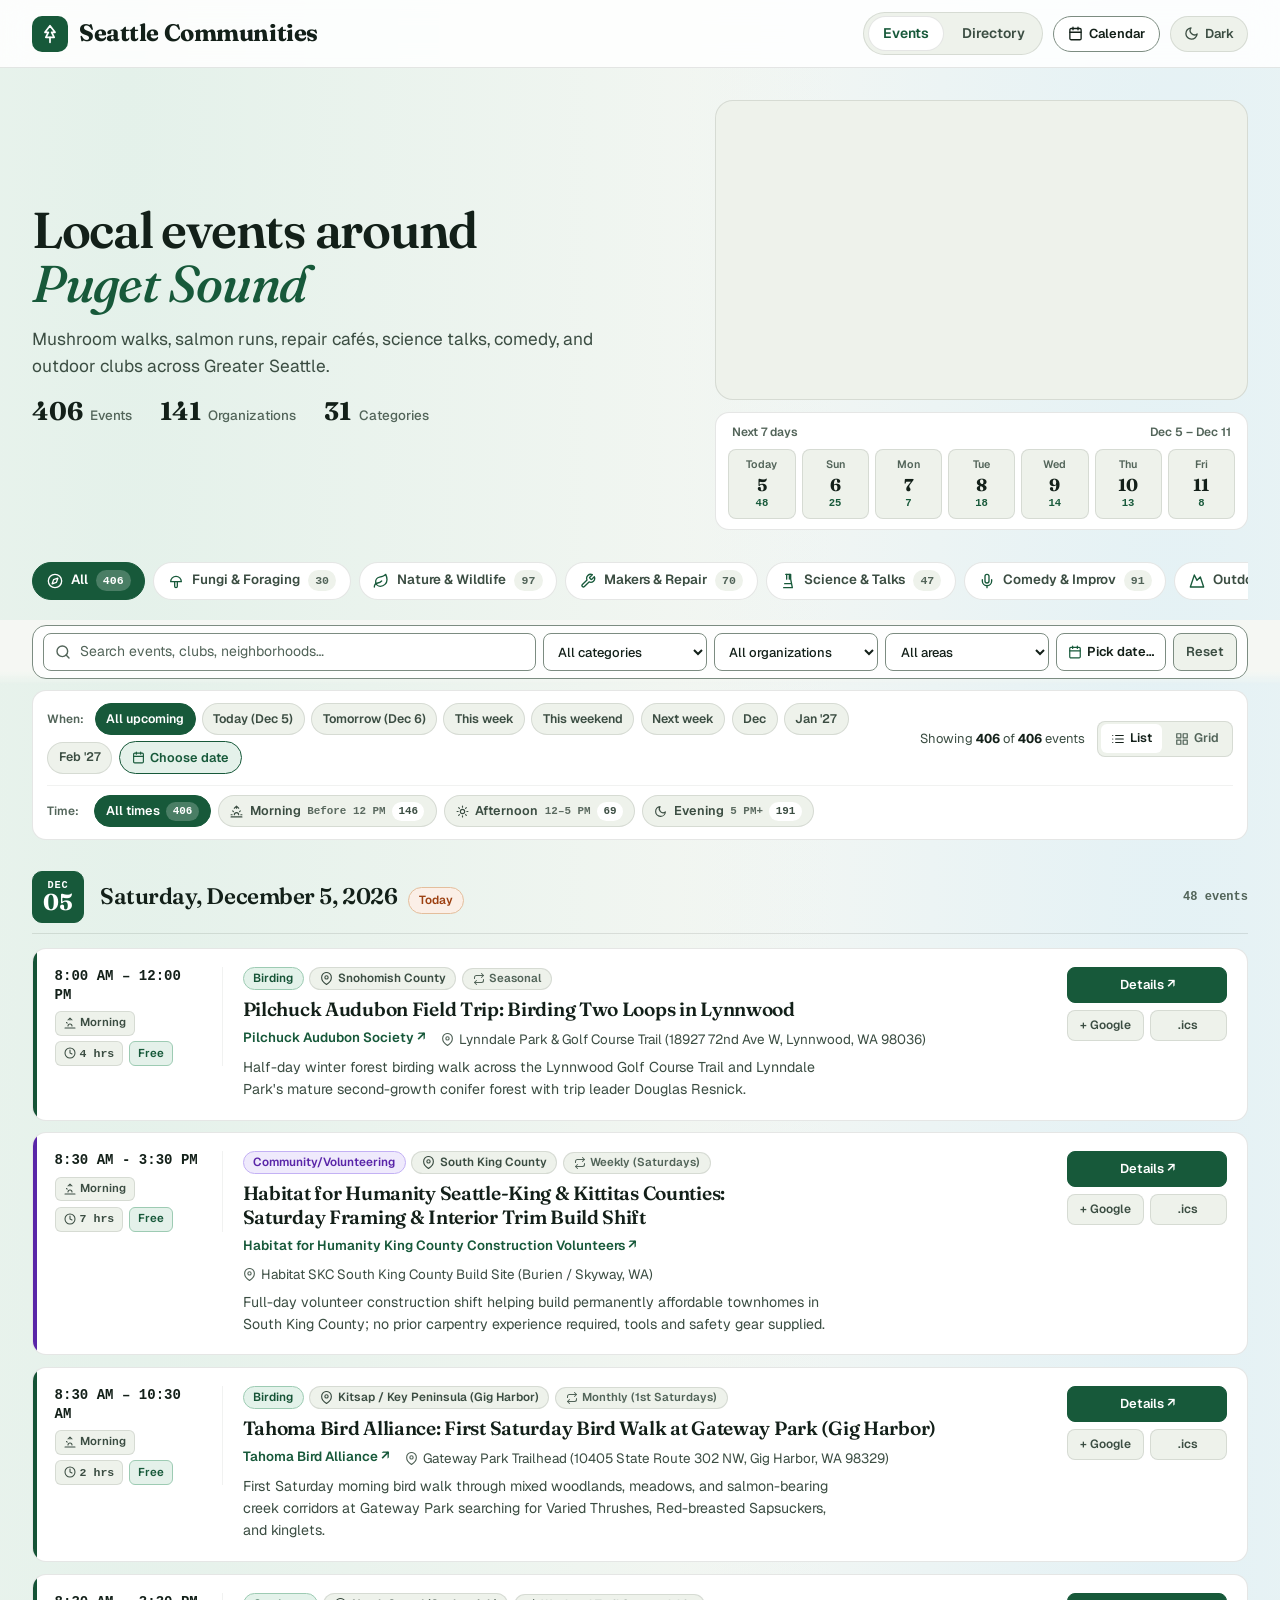
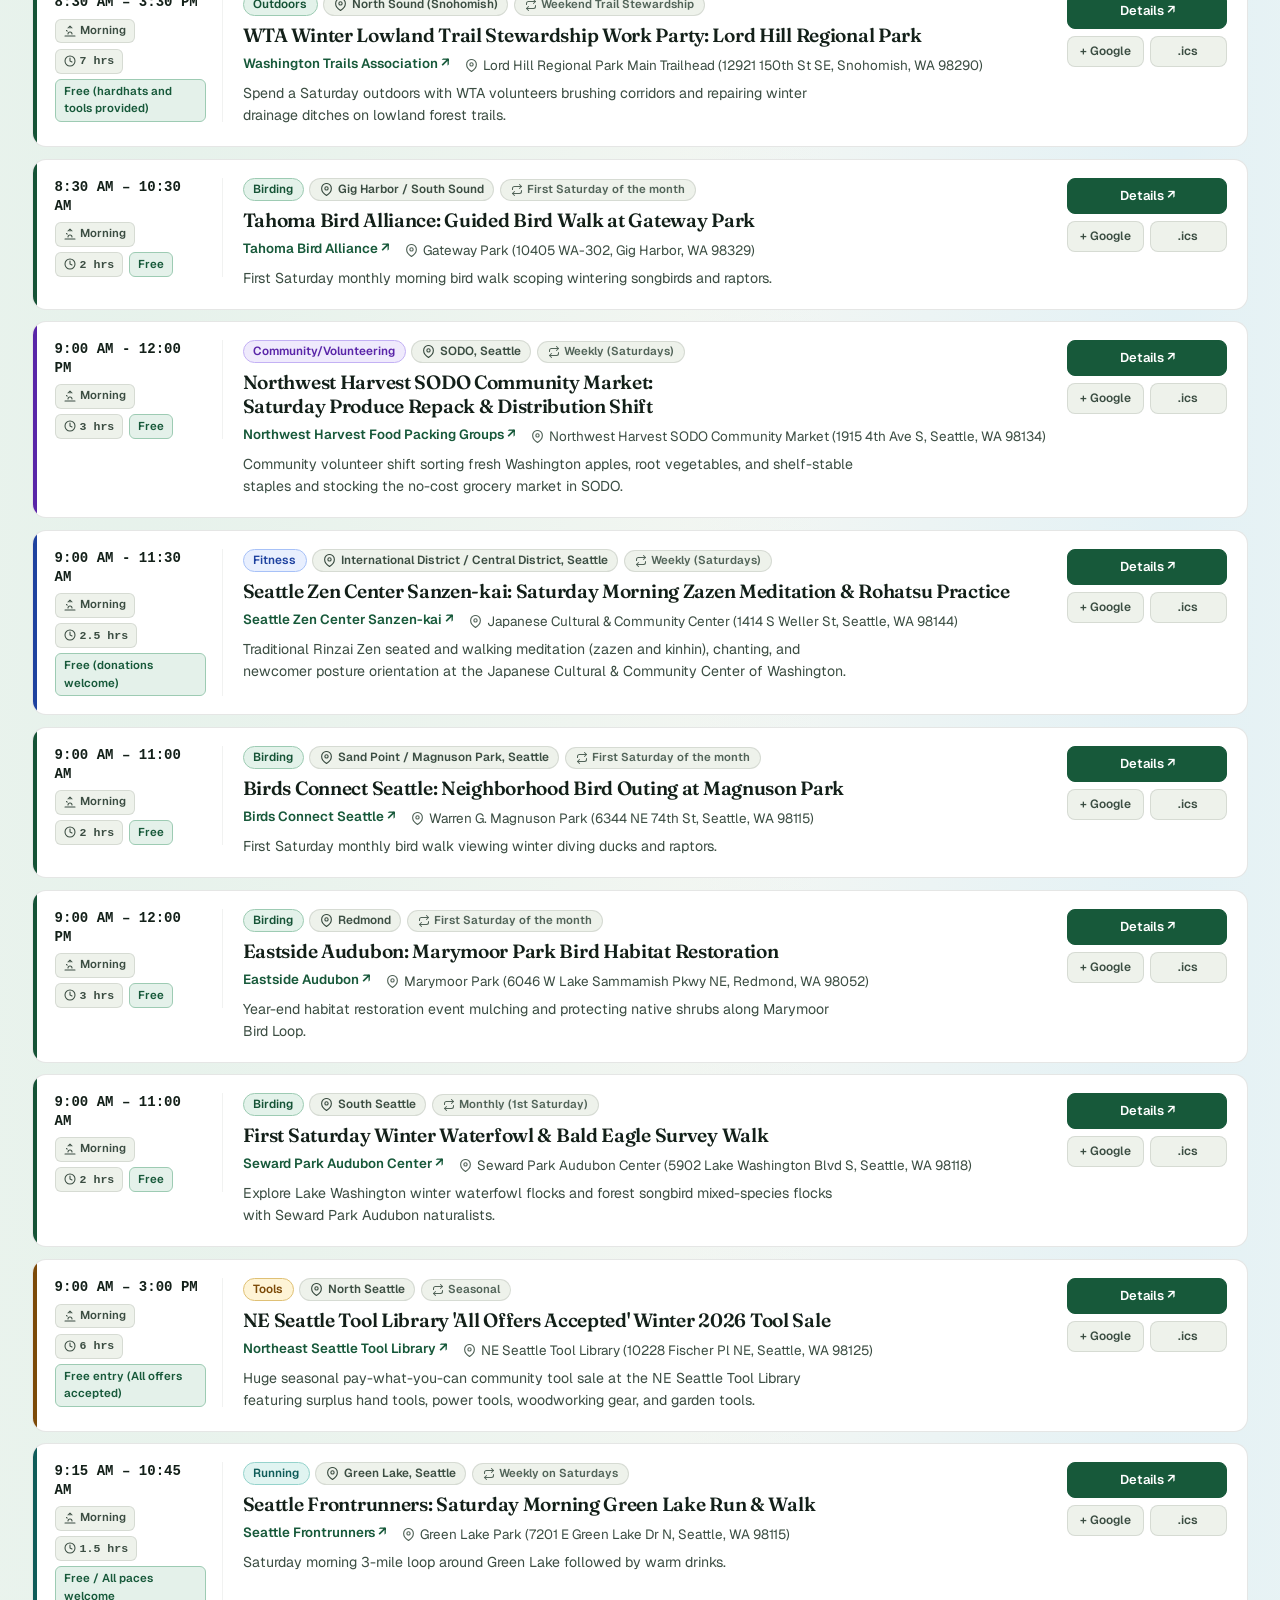
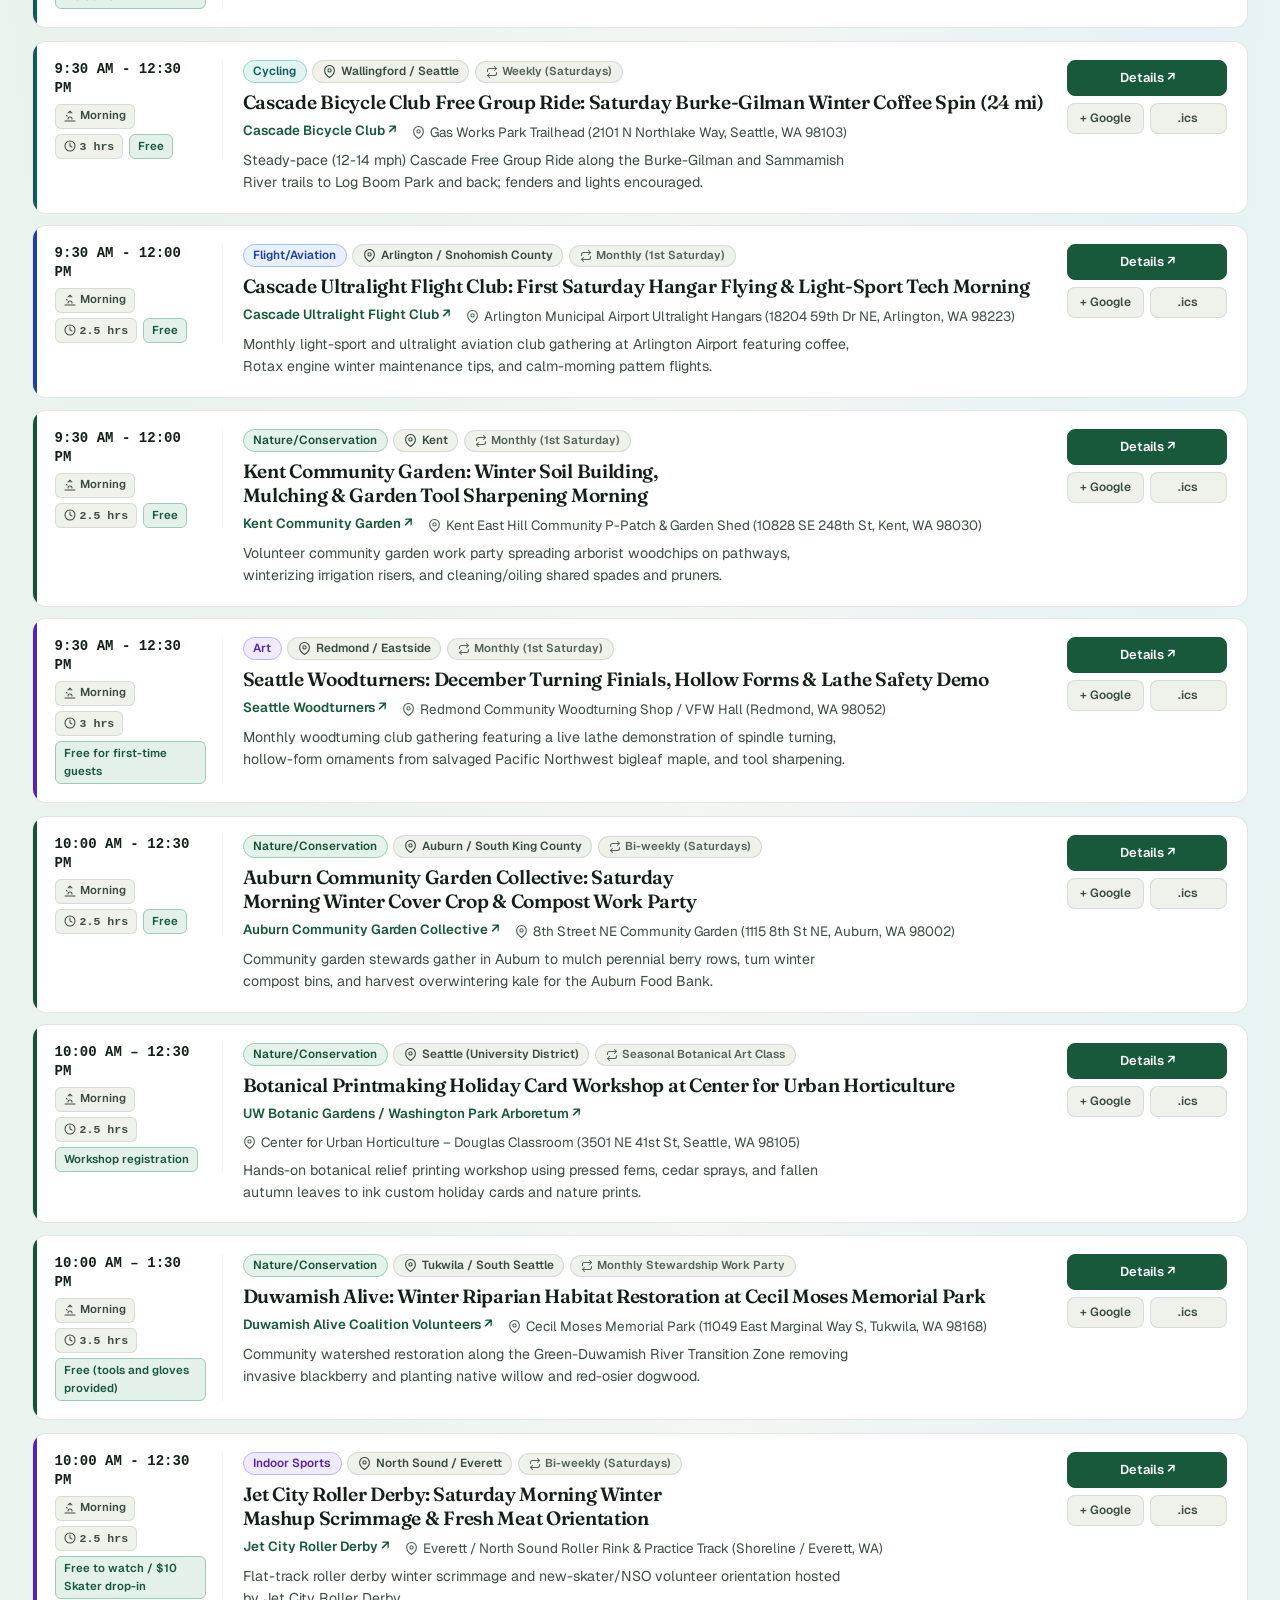
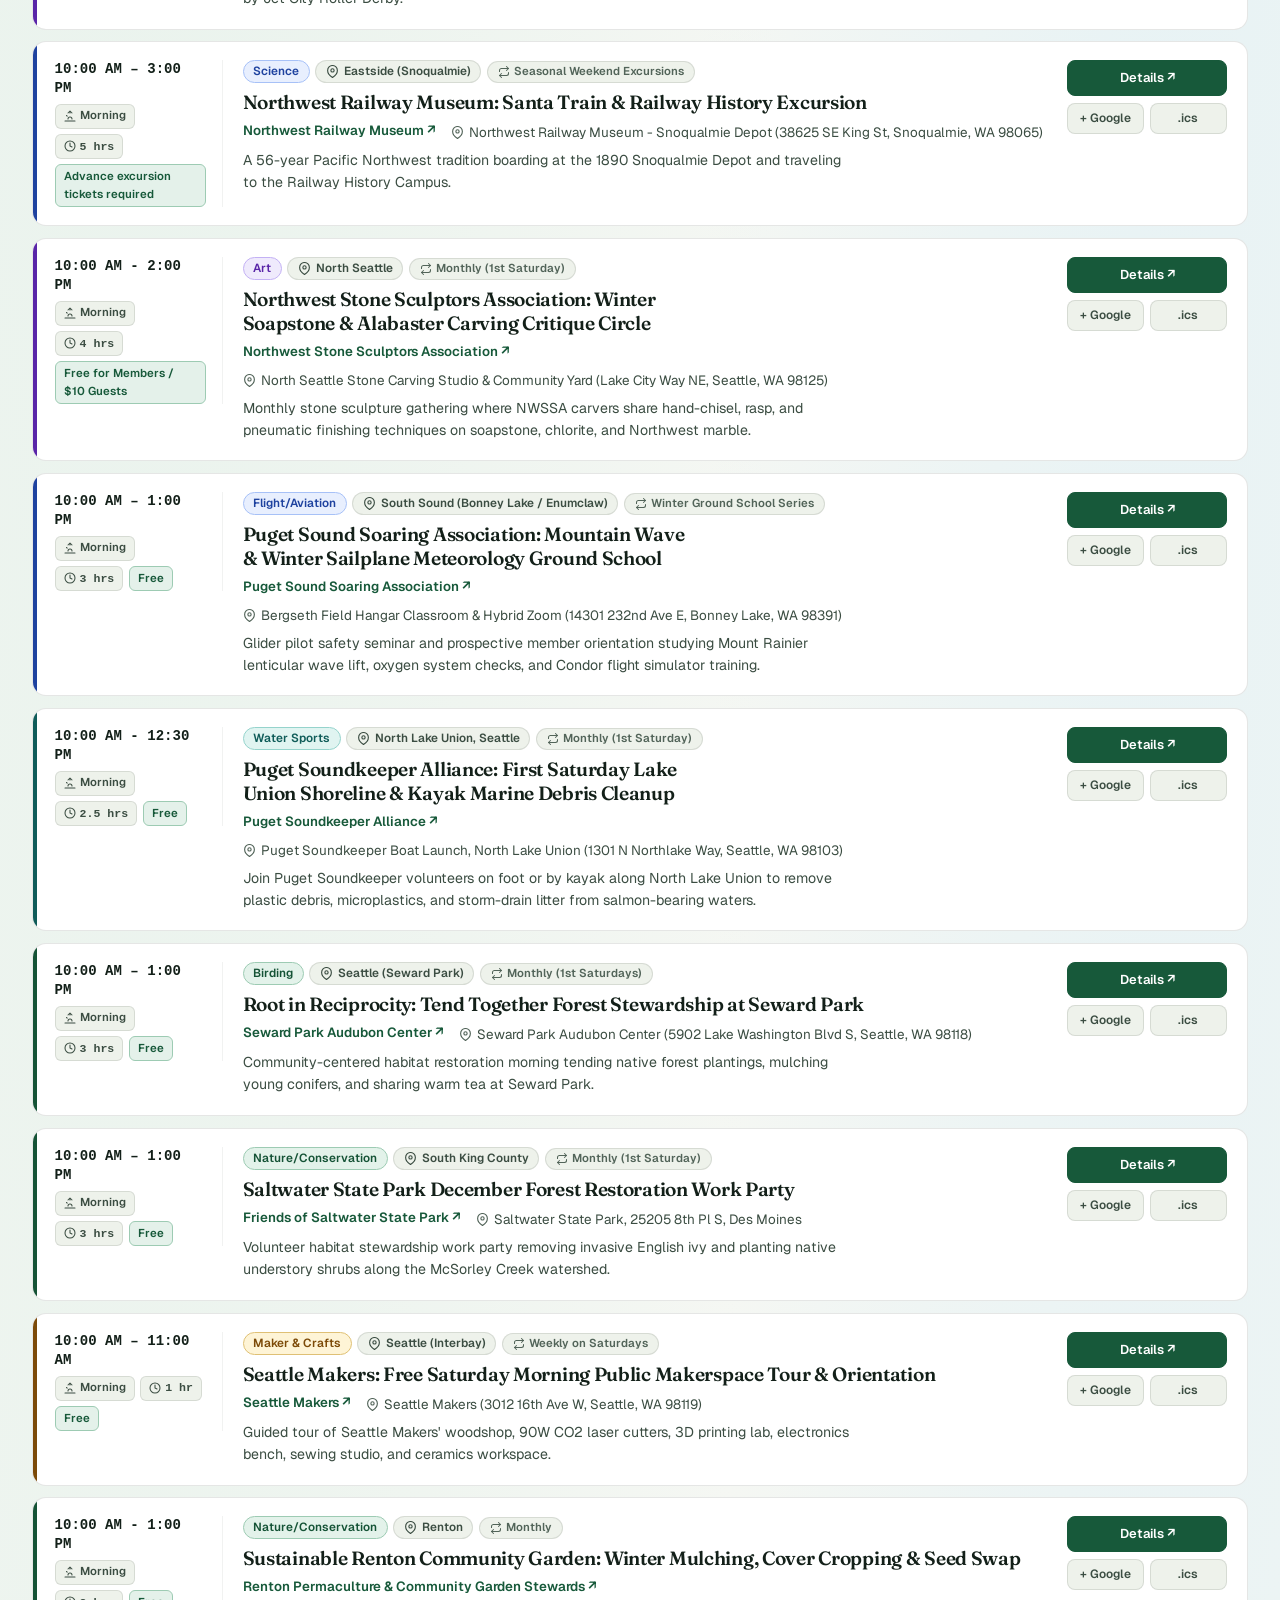
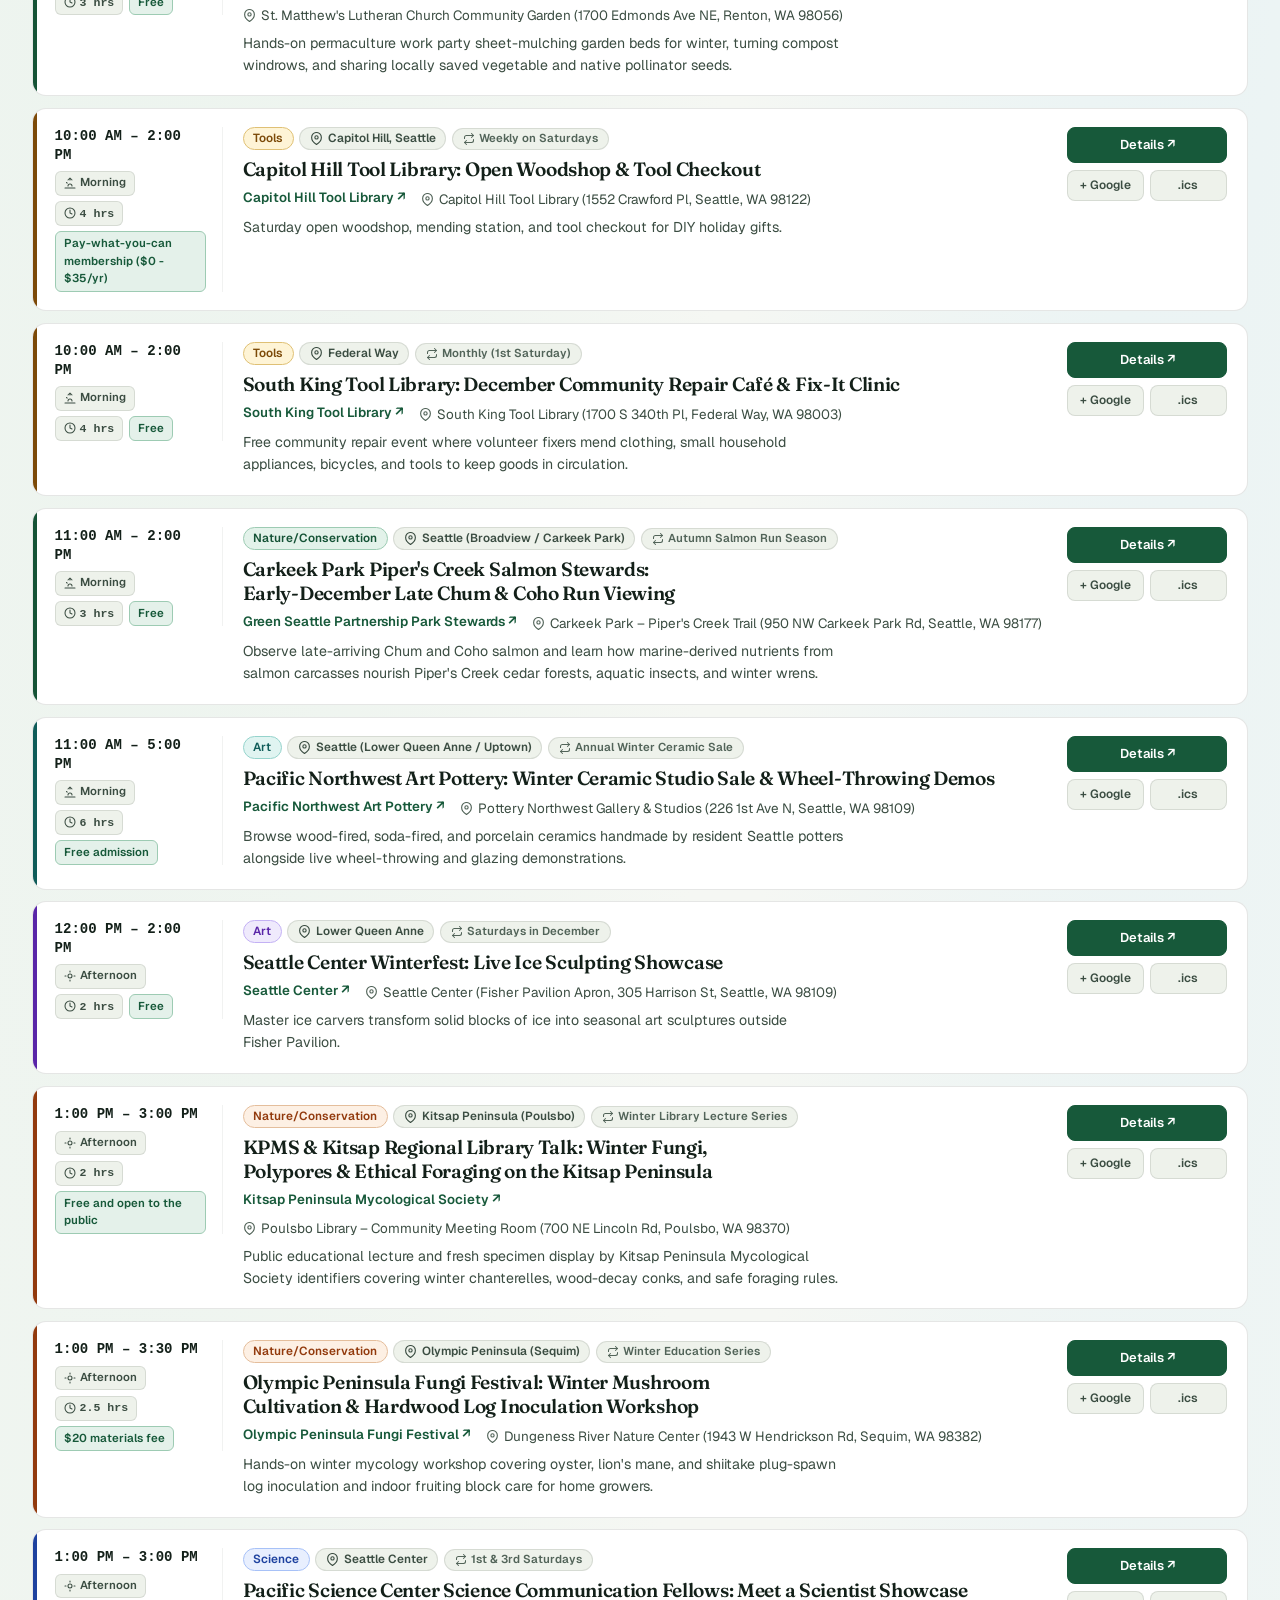
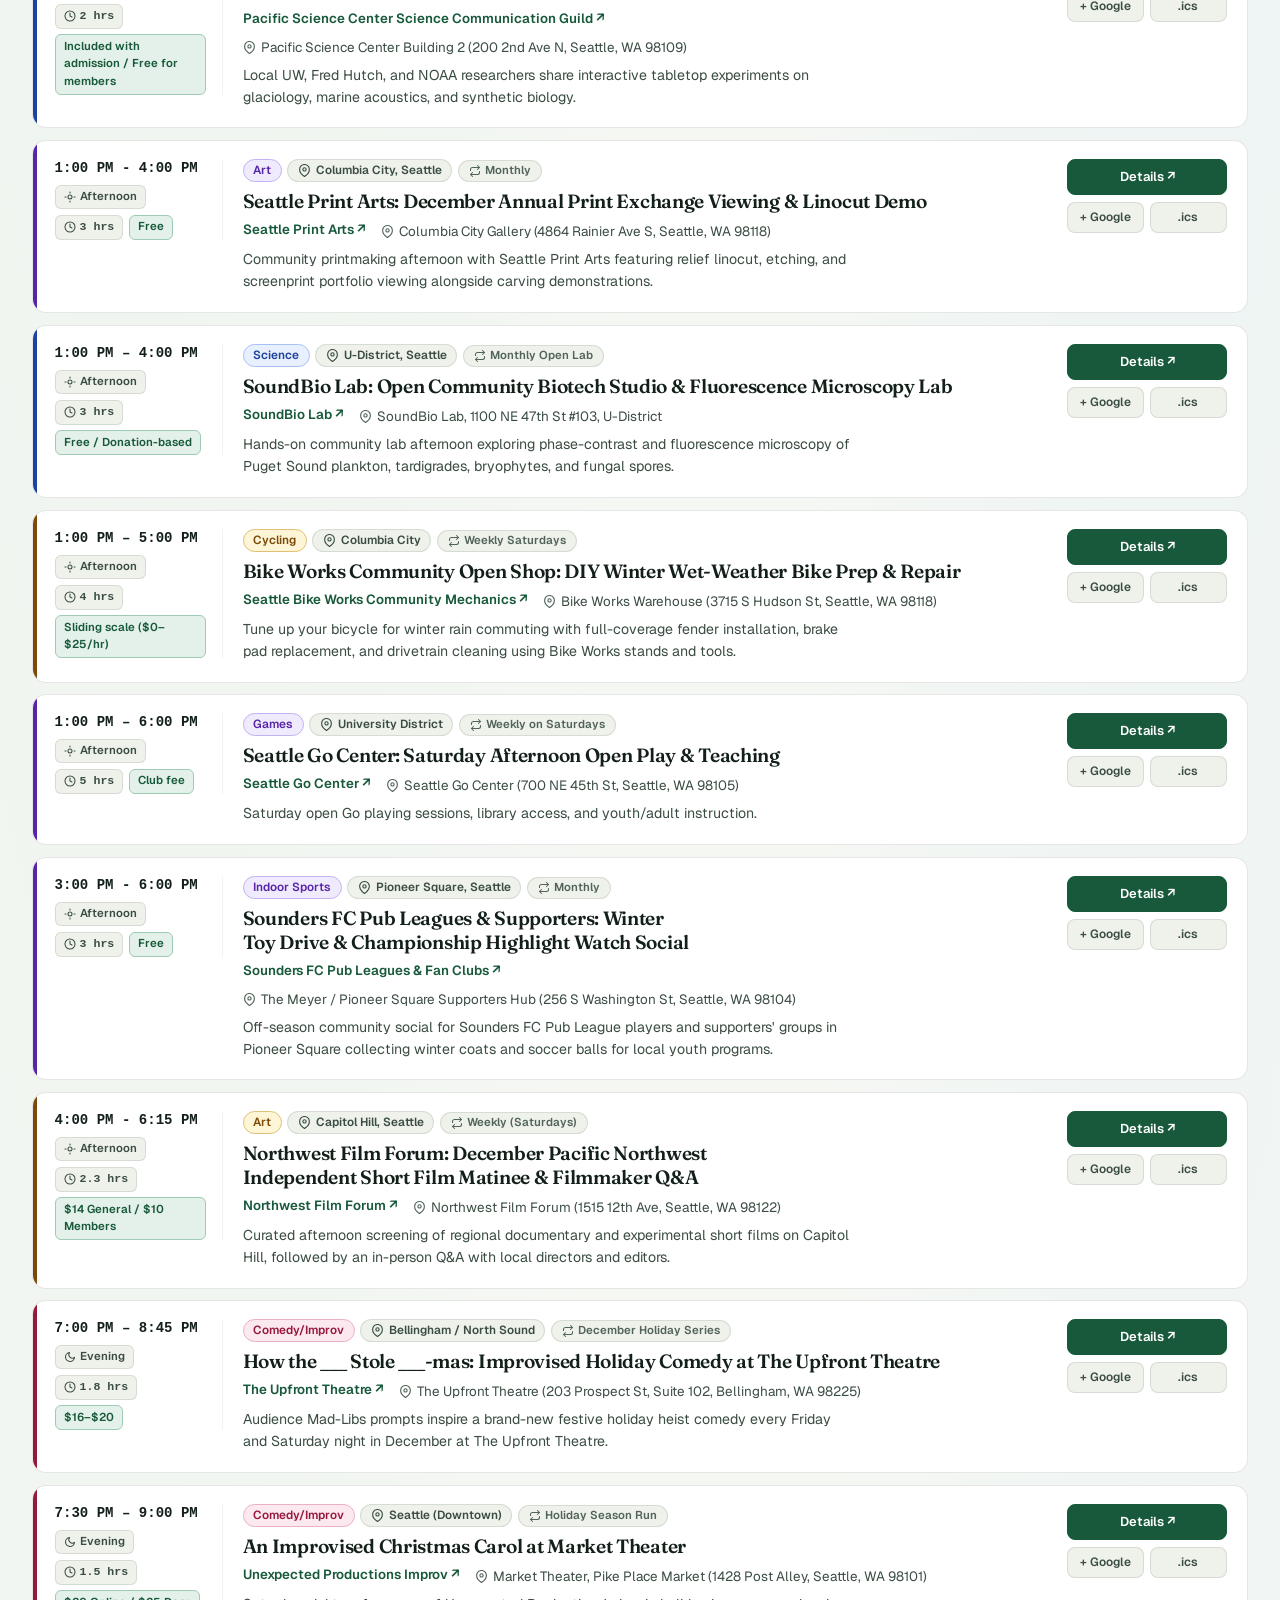
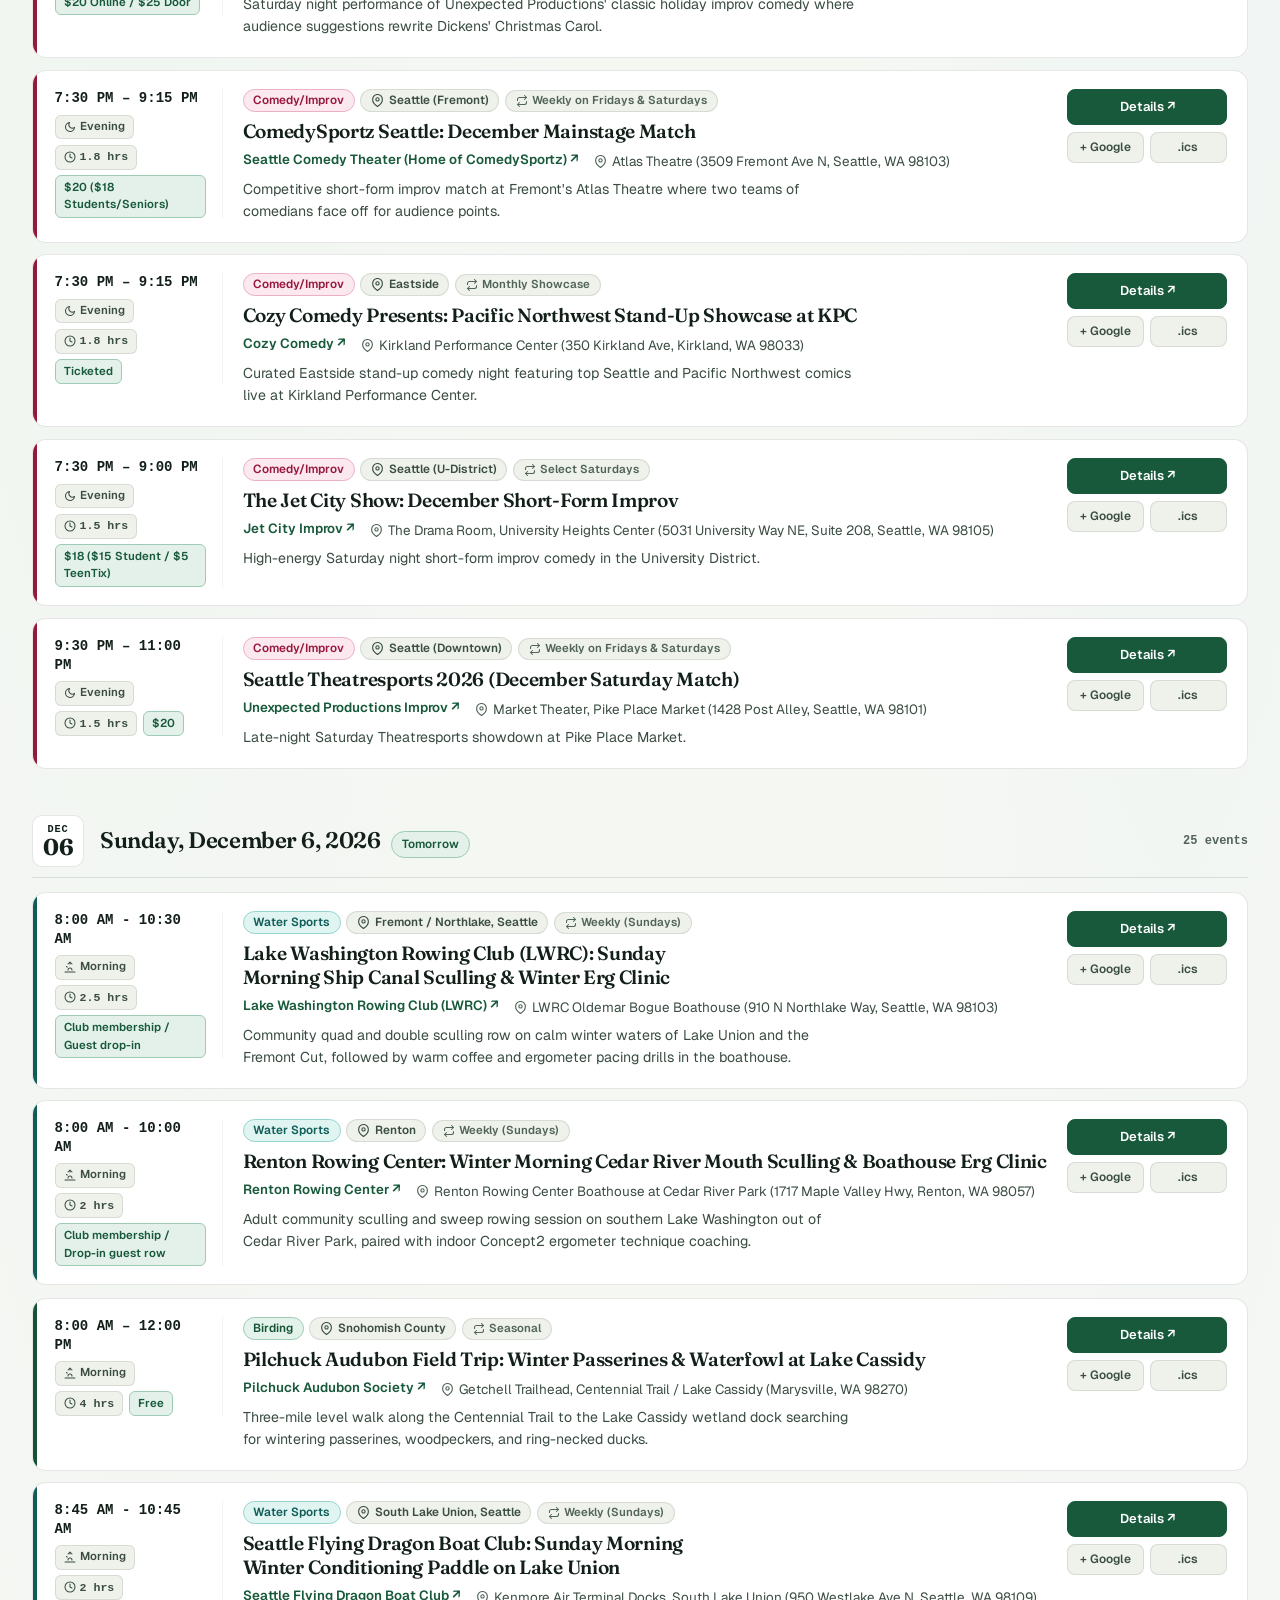
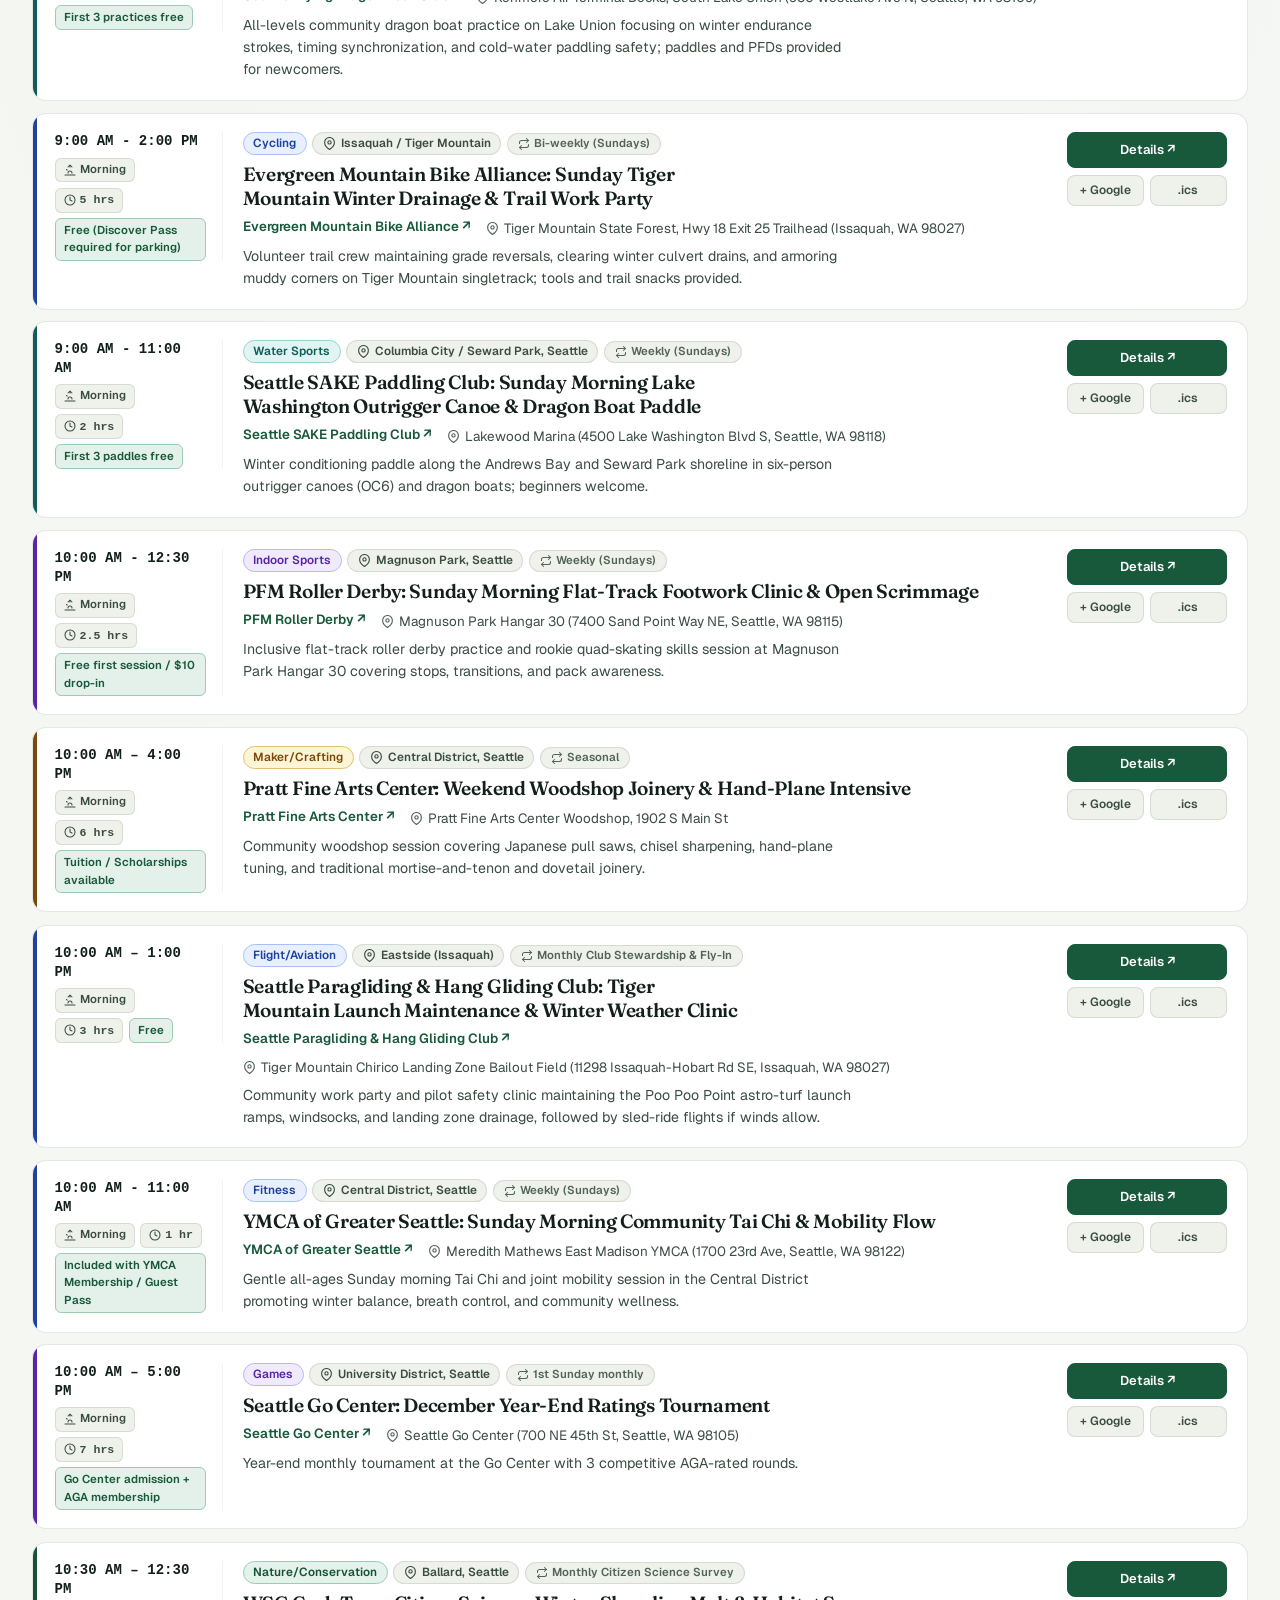
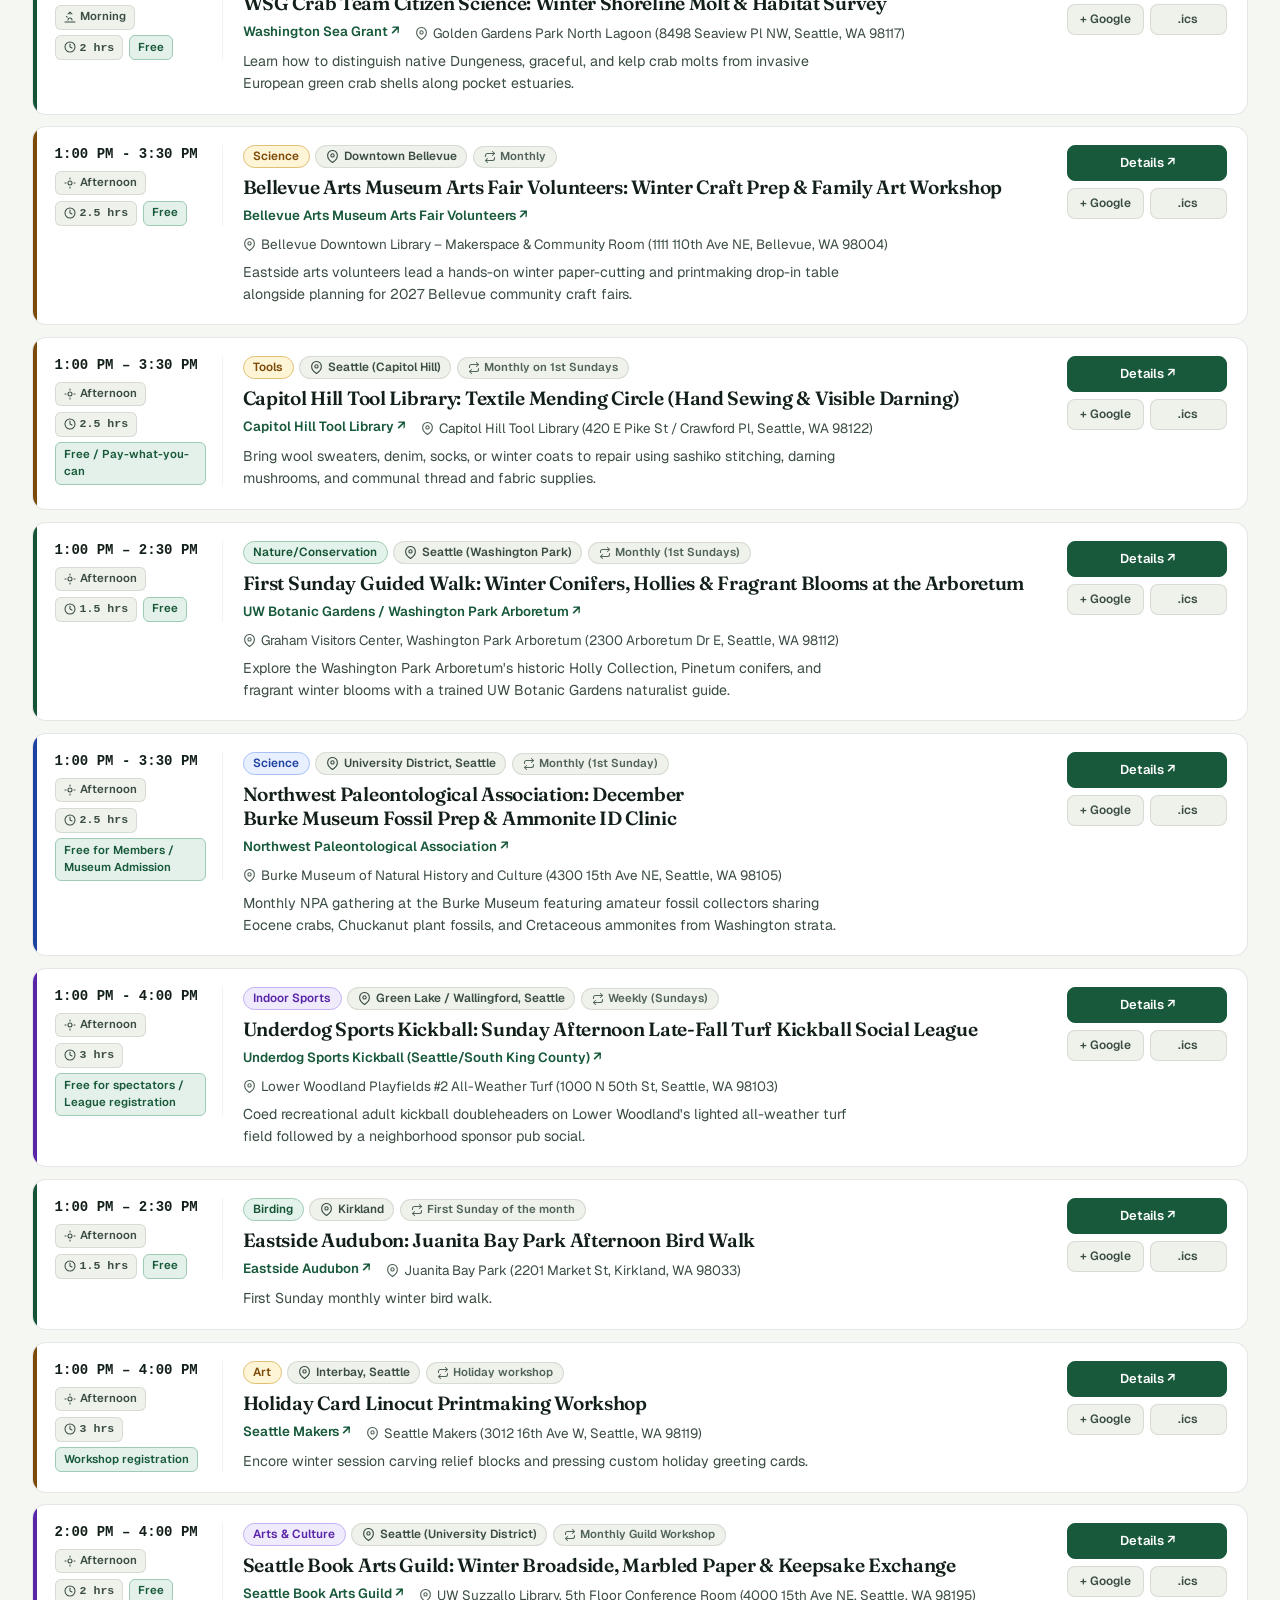
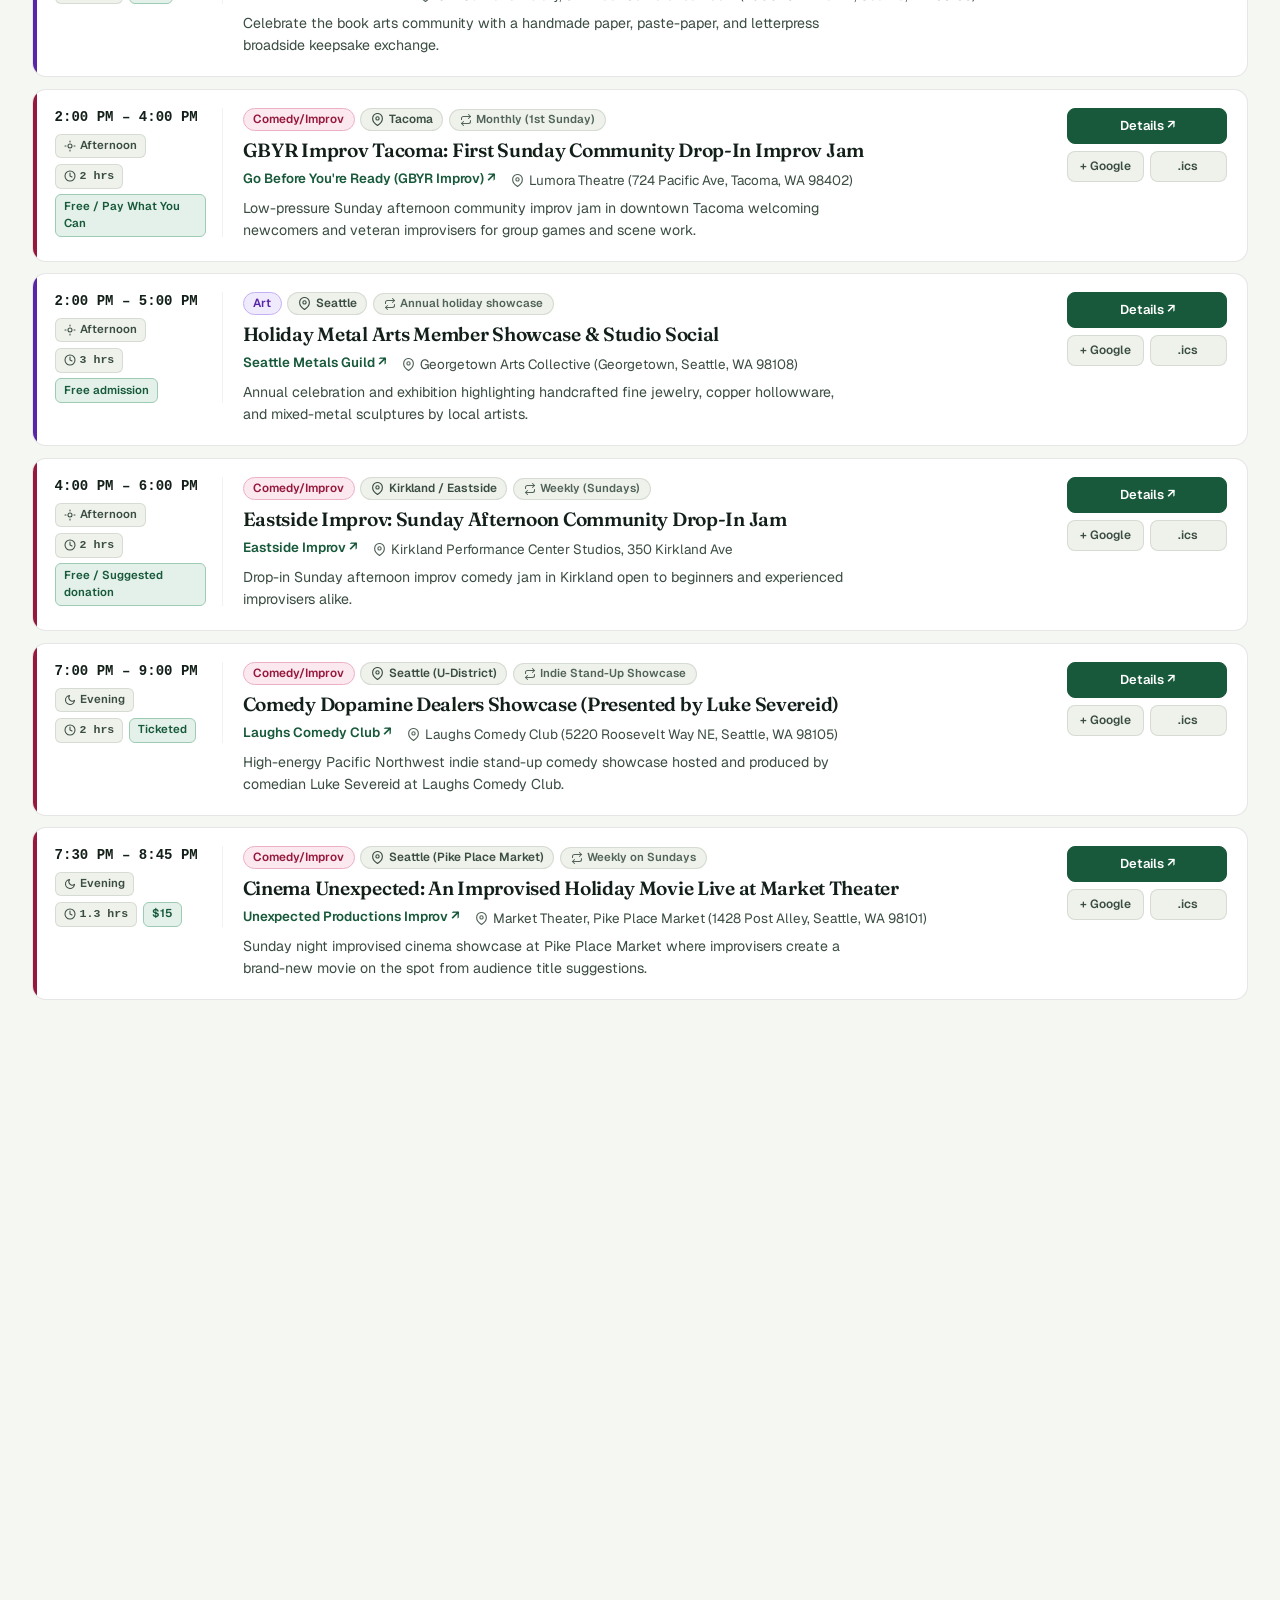
<file: calendar.html>
<!DOCTYPE html>
<html lang="en">
<head>
<meta charset="UTF-8">
<meta http-equiv="refresh" content="0; url=./index.html">
<title>Seattle Communities — Events Calendar</title>
<link rel="canonical" href="./index.html">
<script>window.location.replace('./index.html');</script>
</head>
<body>
<p>Redirecting to the <a href="./index.html">Seattle Communities Events Calendar</a>…</p>
</body>
</html>
</file>
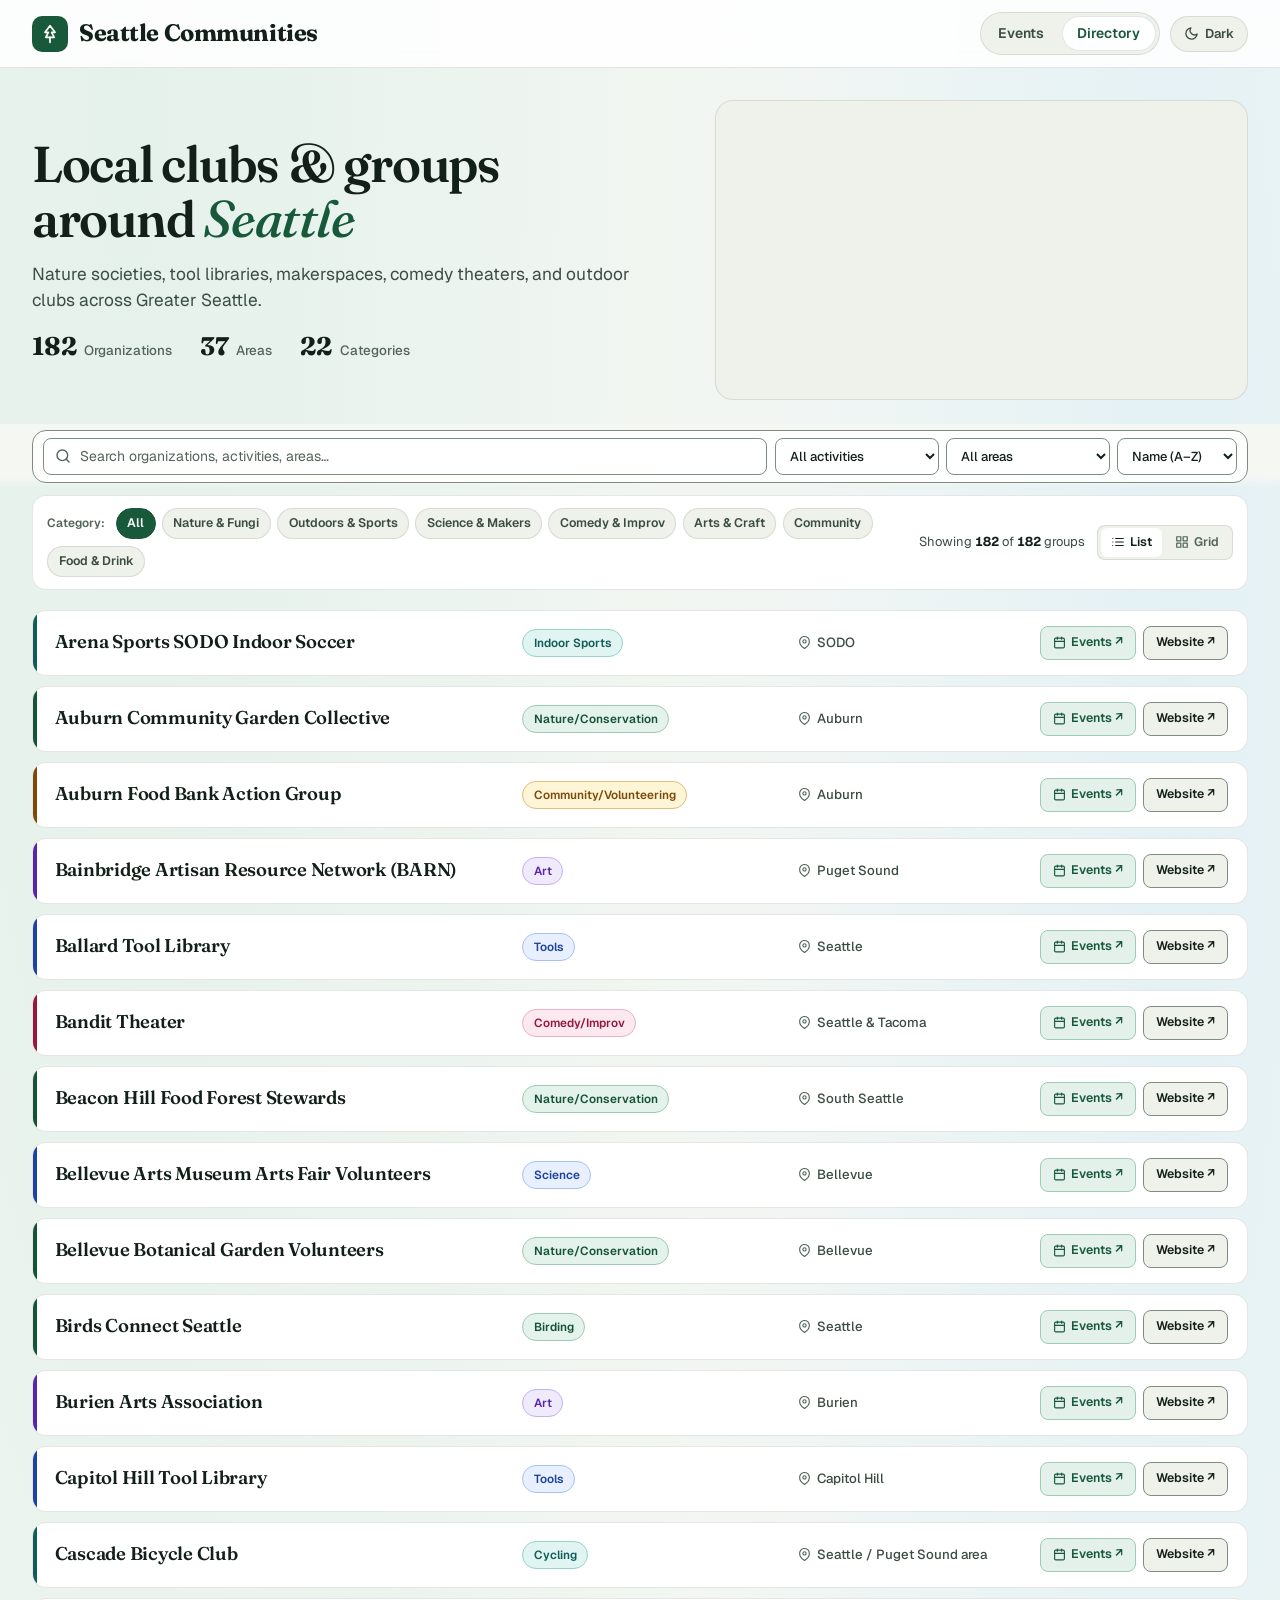
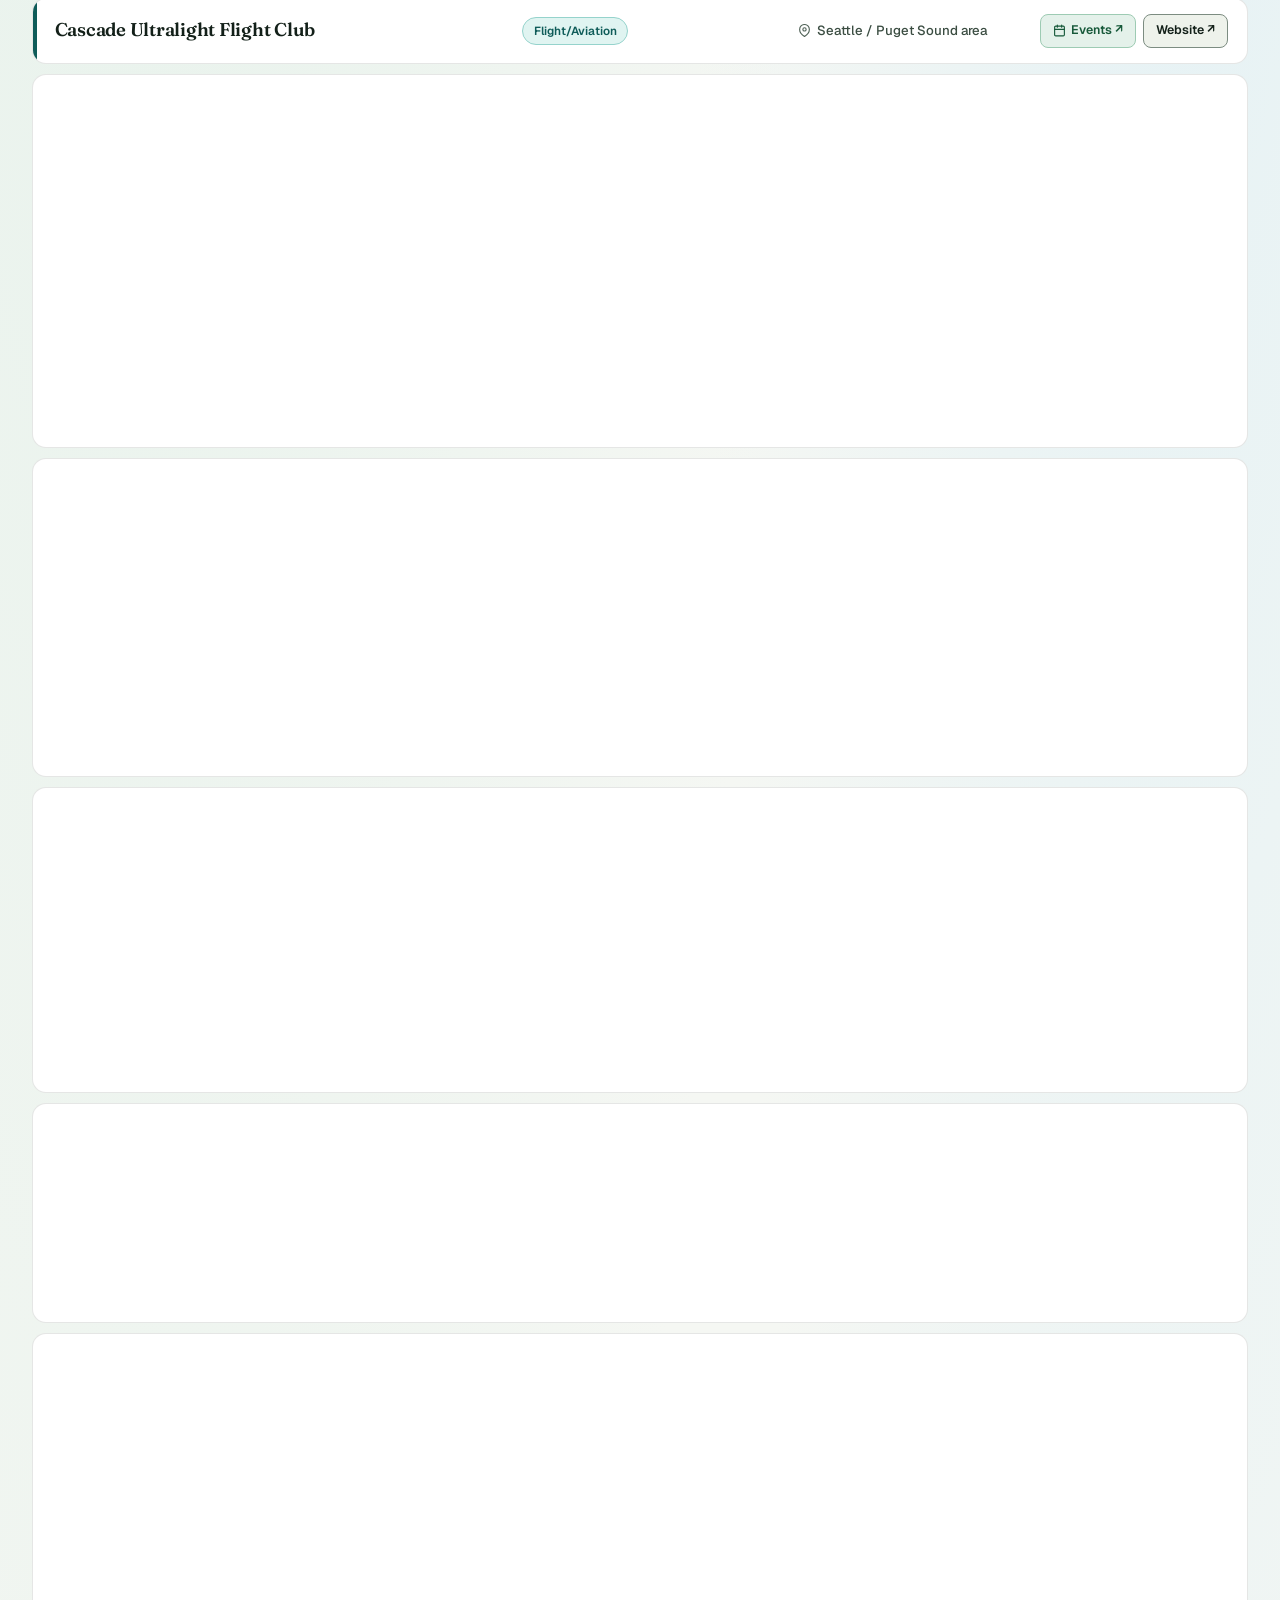
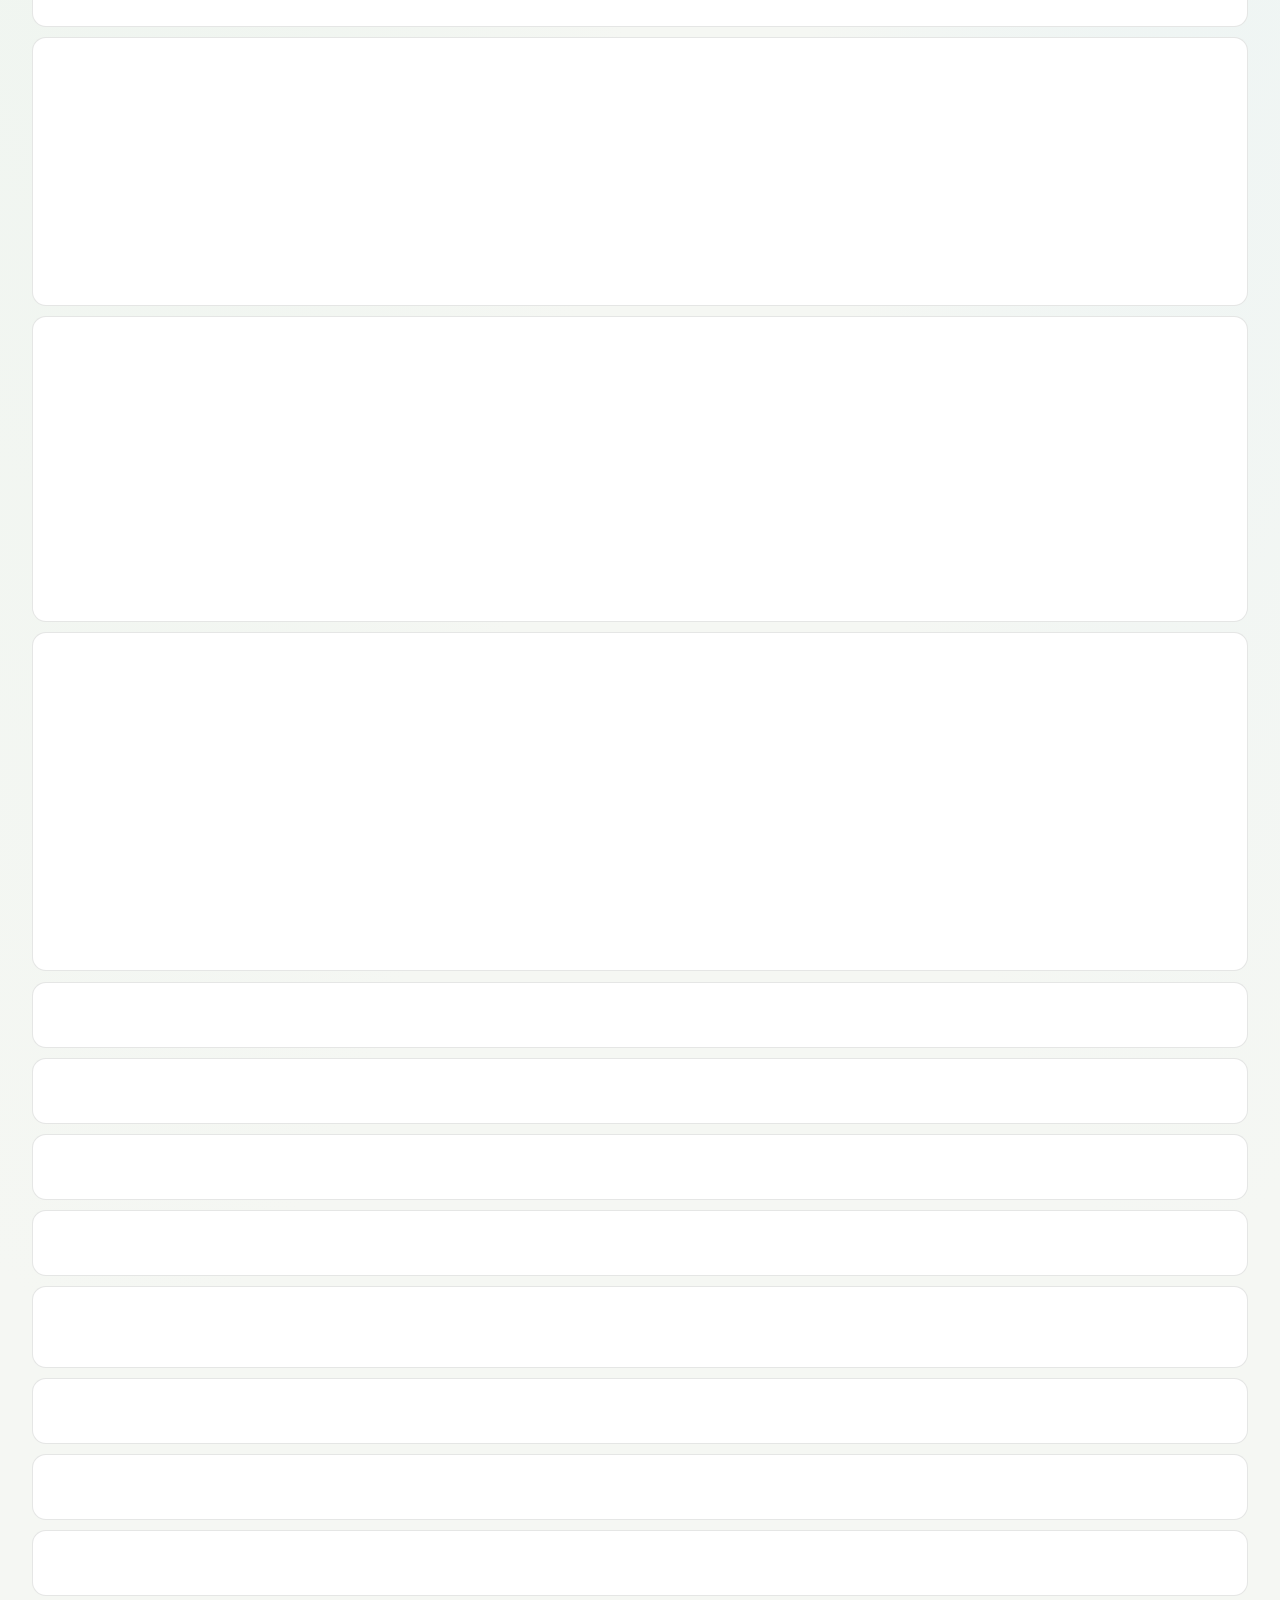
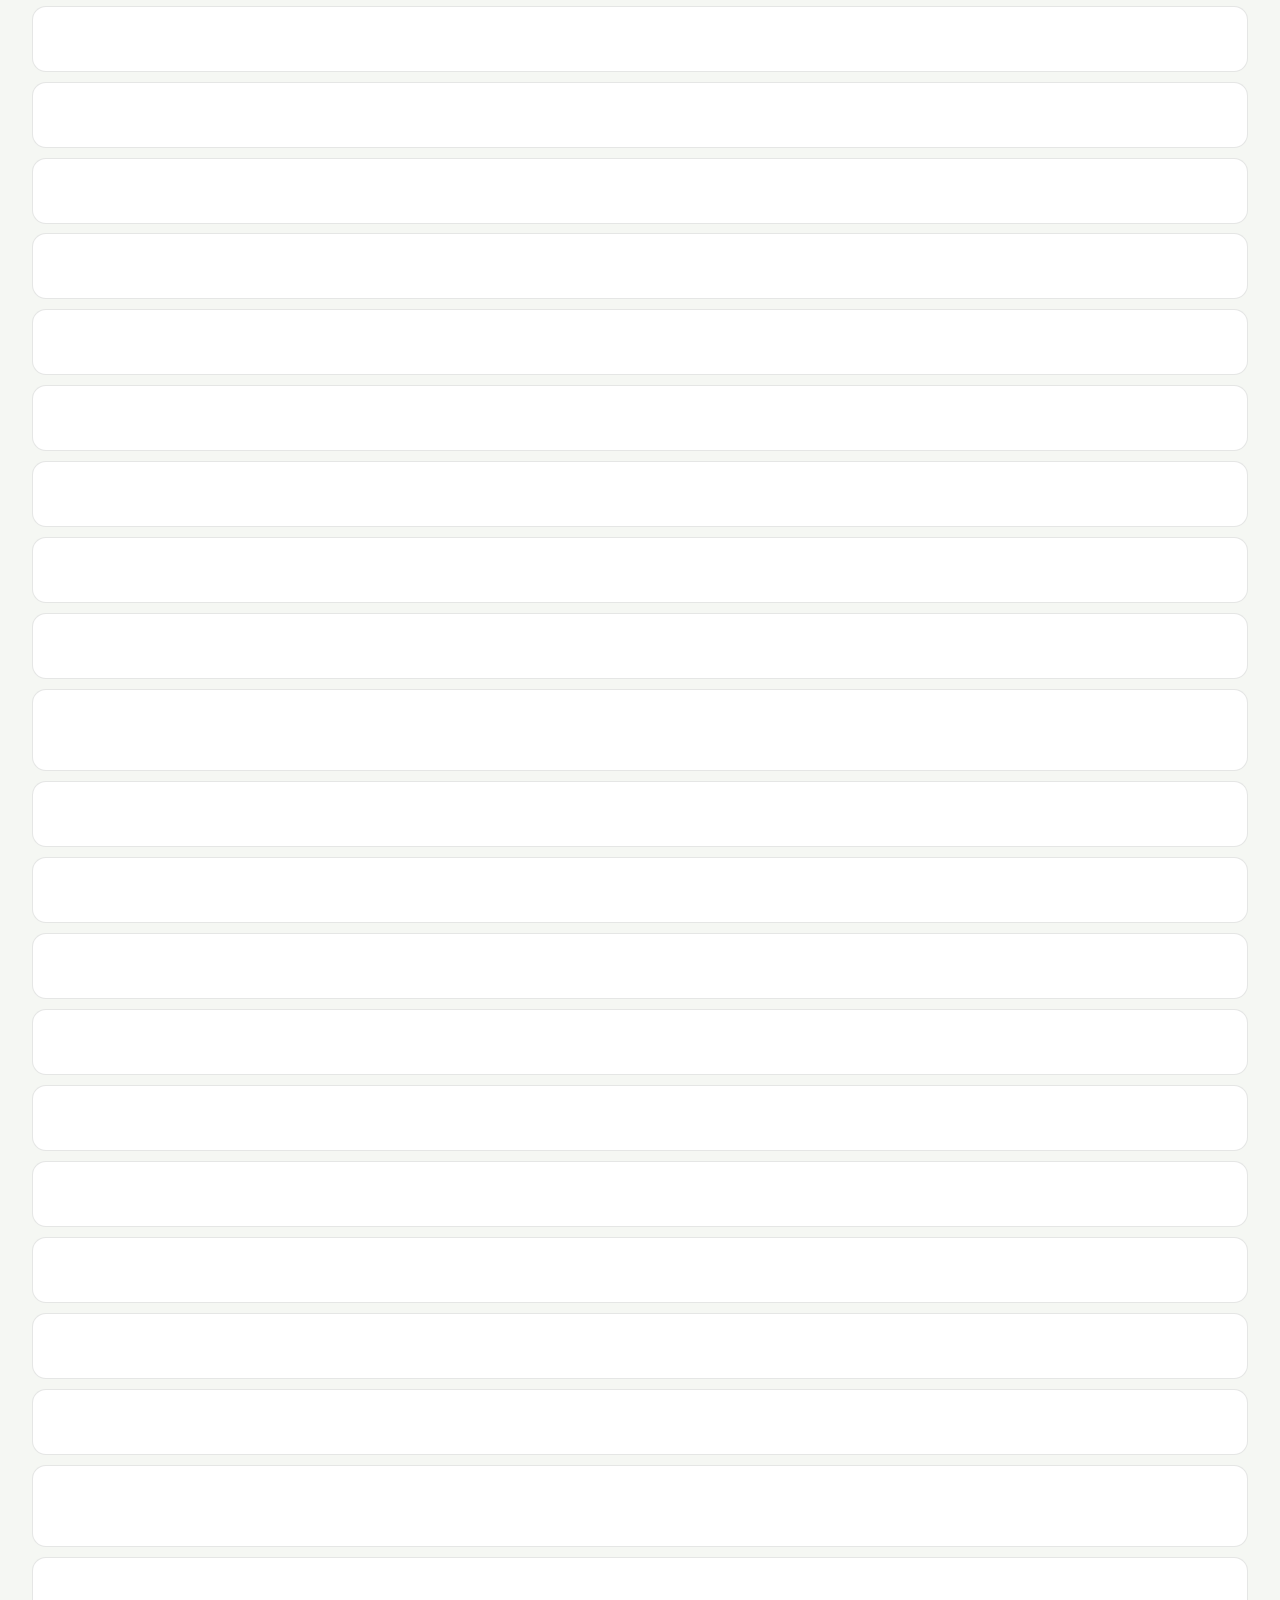
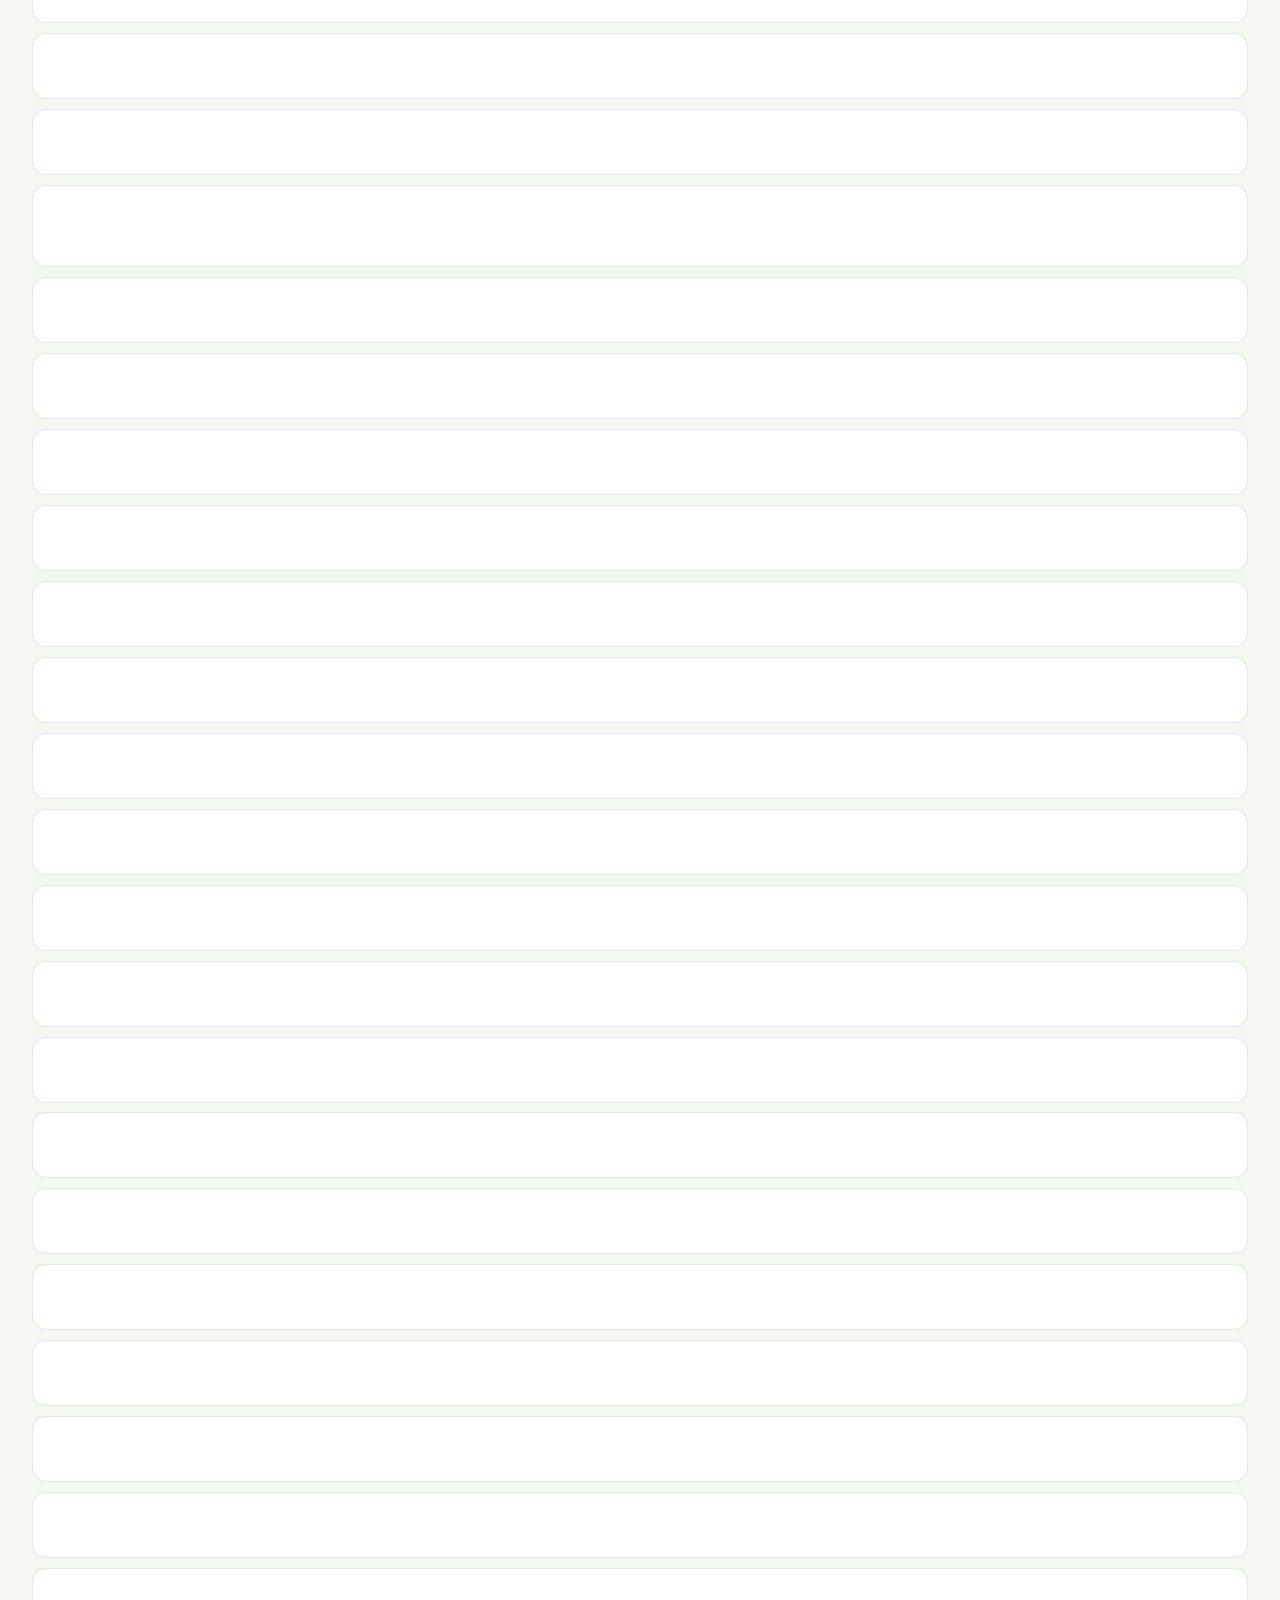
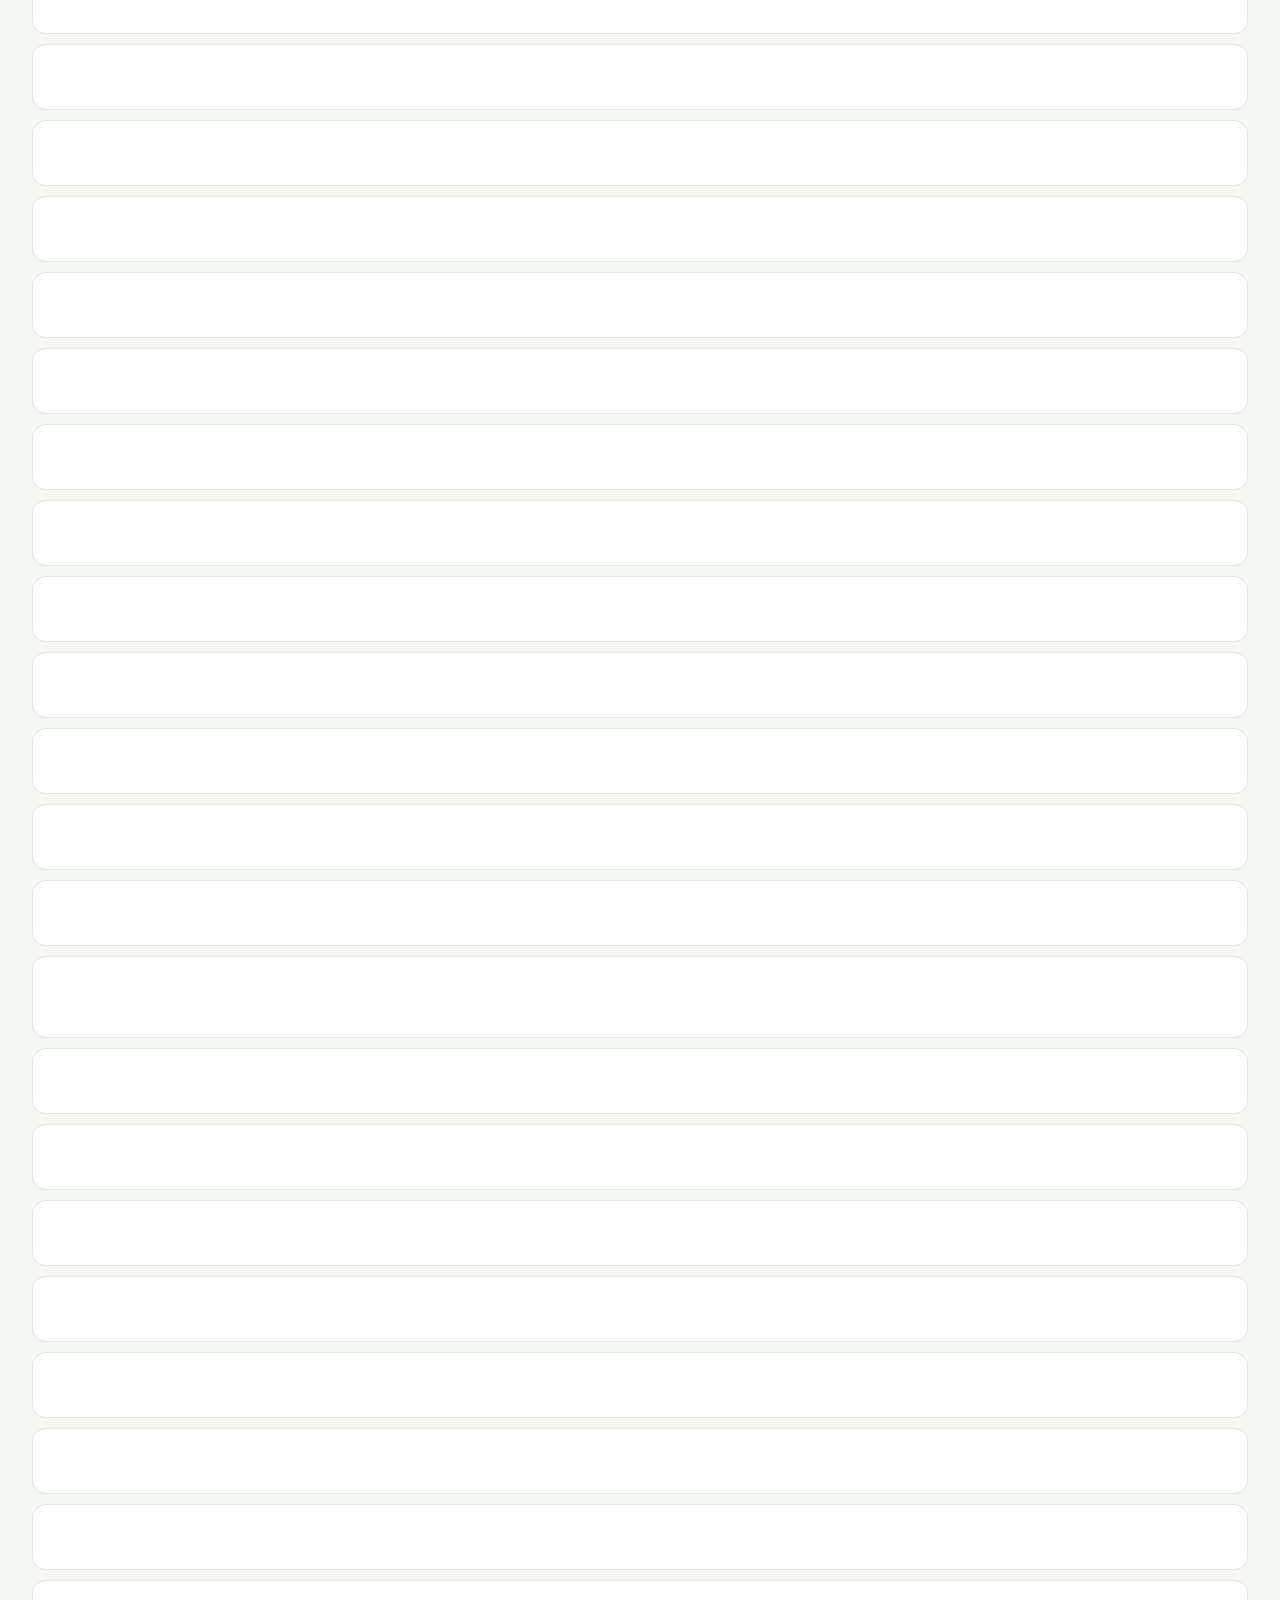
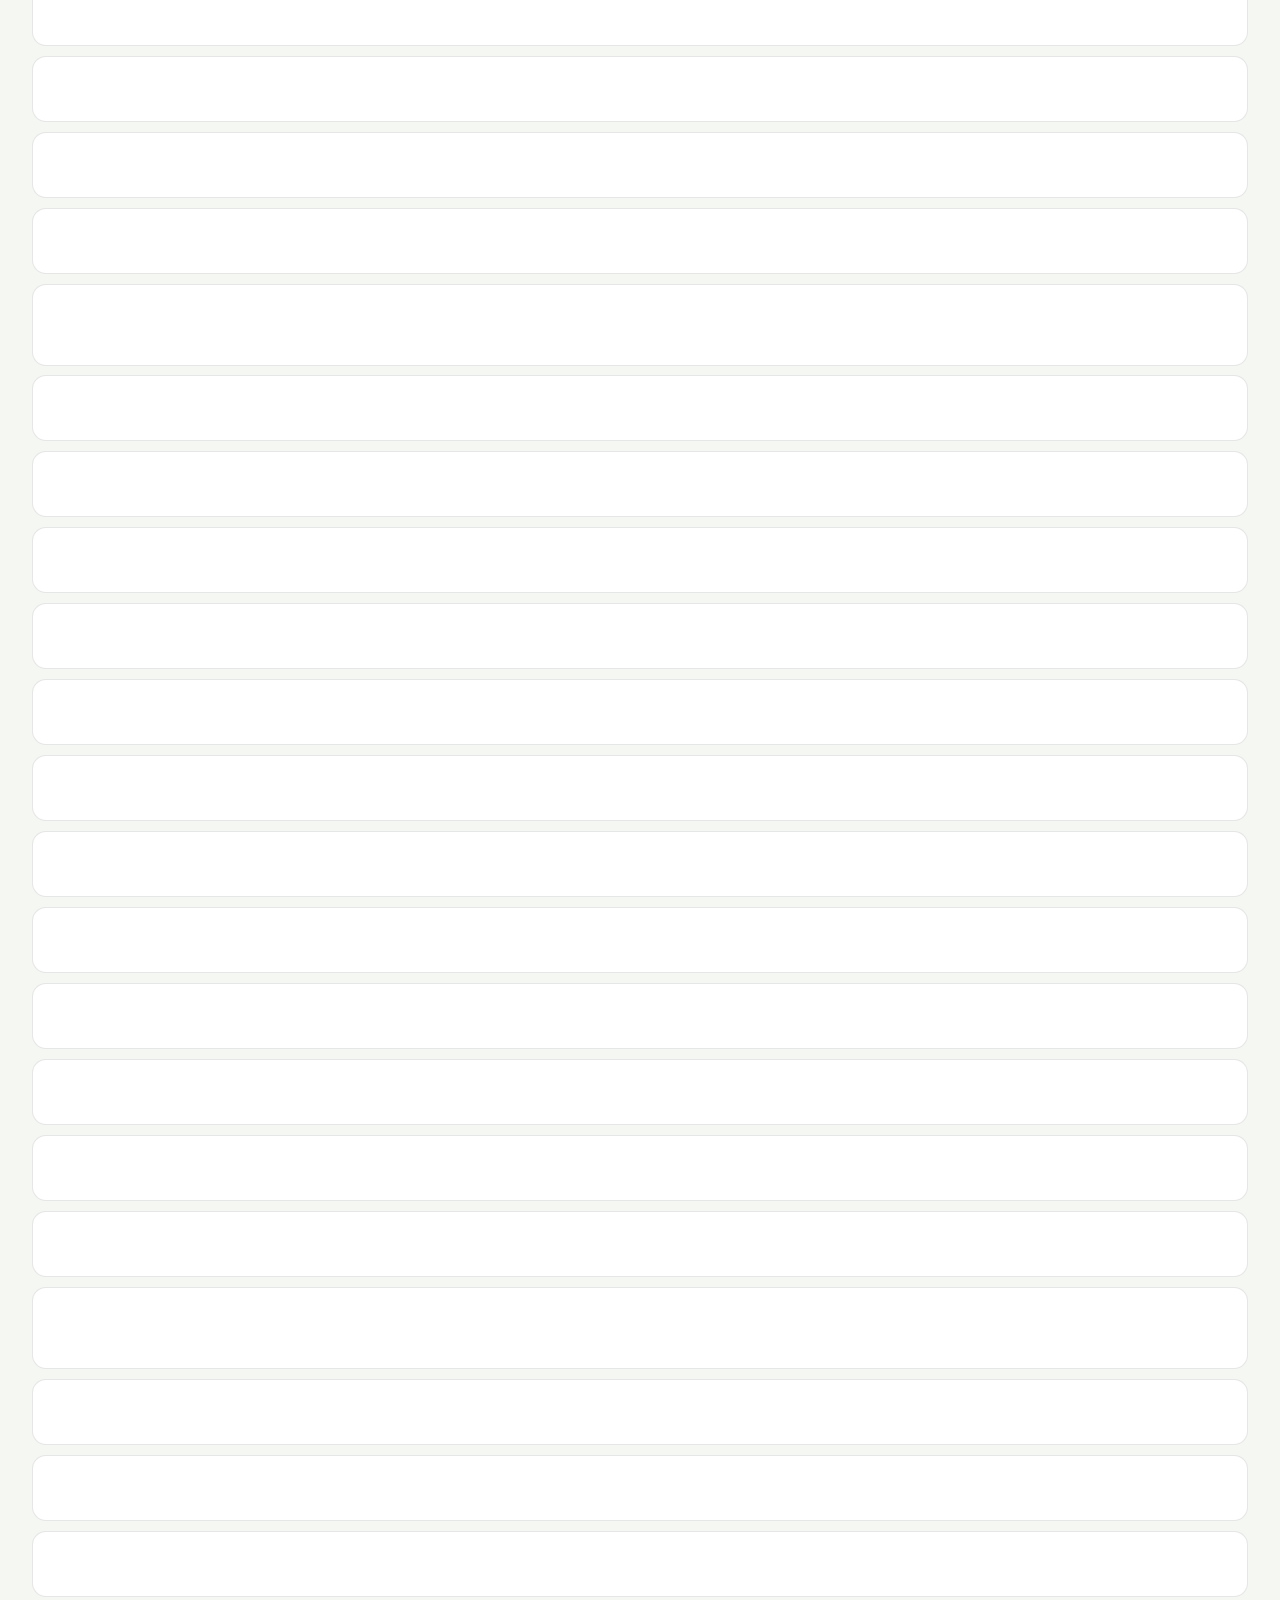
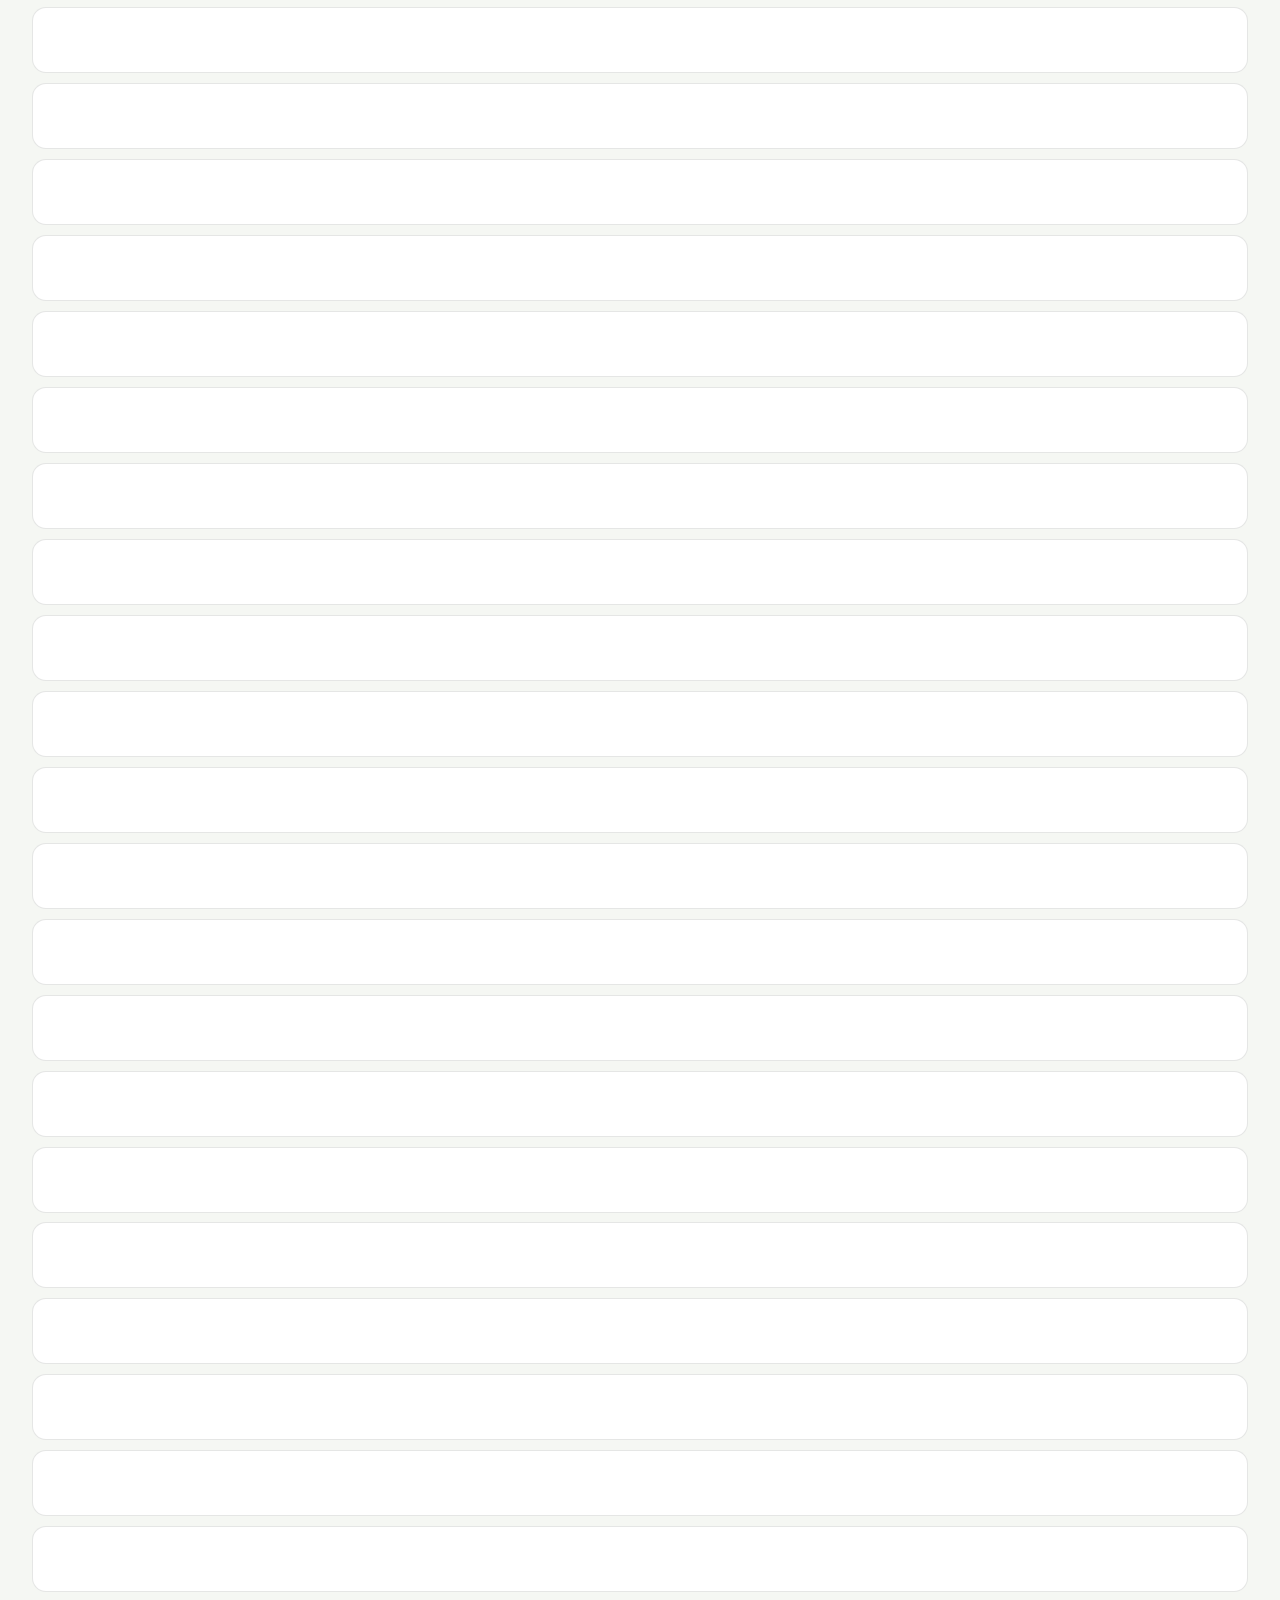
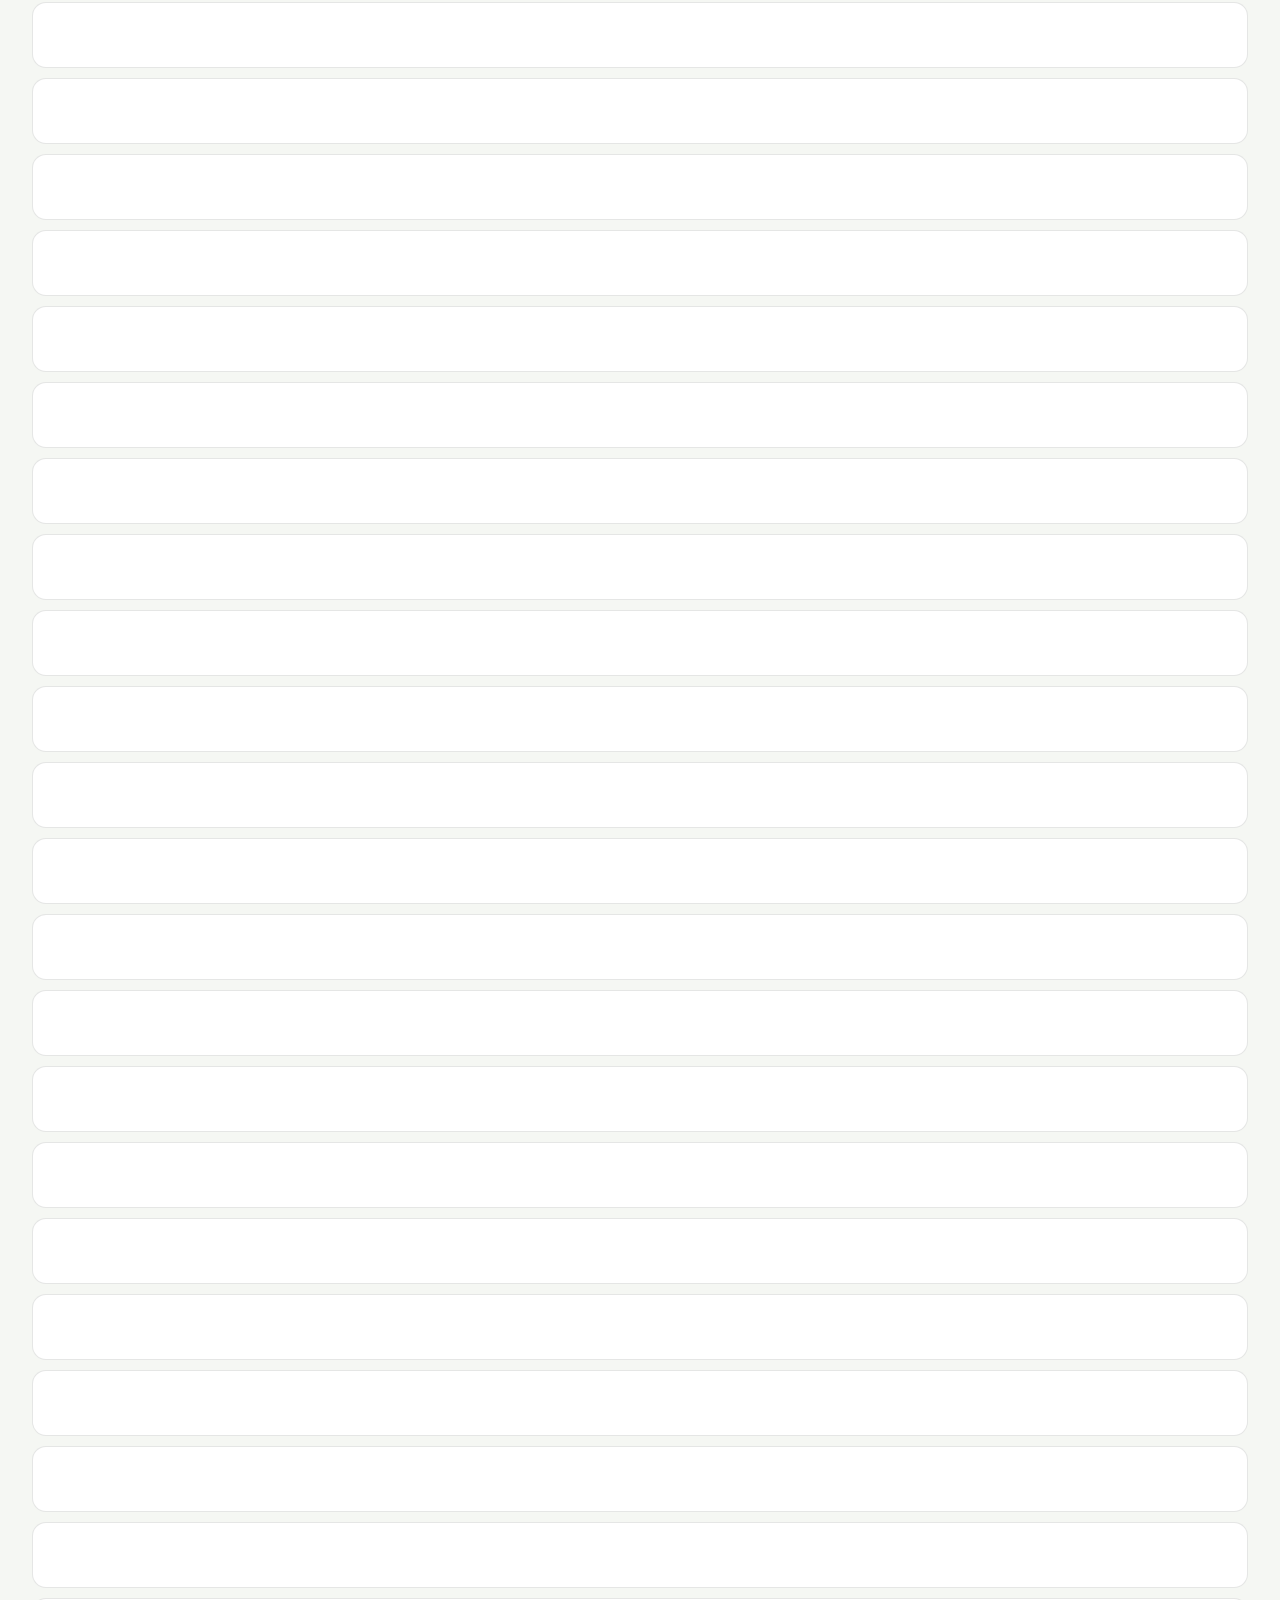
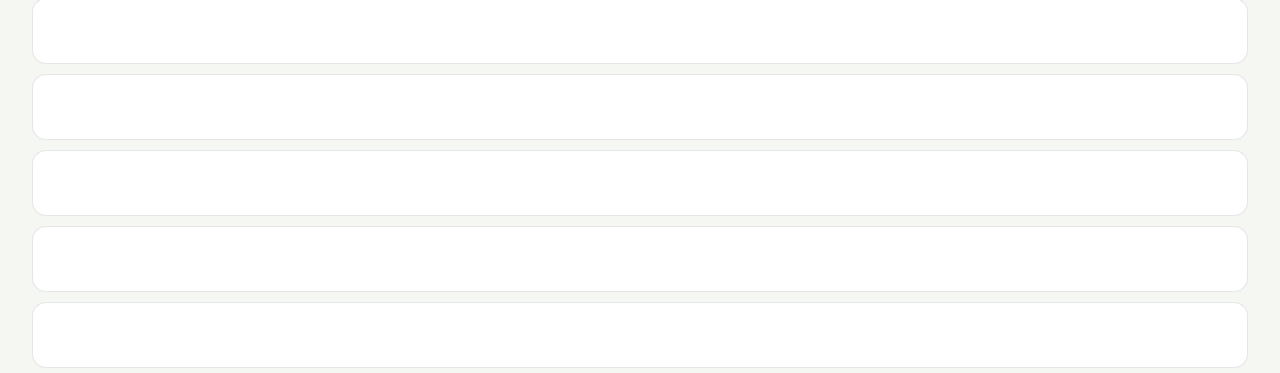
<file: directory.html>
<!DOCTYPE html>
<html lang="en">
<head>
<meta charset="UTF-8">
<meta name="viewport" content="width=device-width, initial-scale=1.0">
<title>Seattle Communities — Local Clubs &amp; Organizations Directory</title>
<meta name="description" content="Directory of community clubs, nature groups, makerspaces, tool libraries, comedy theaters, and outdoor organizations across Greater Seattle and Puget Sound.">
<meta property="og:title" content="Seattle Communities — Organizations Directory">
<meta property="og:description" content="Browse local nature clubs, tool libraries, makerspaces, science groups, comedy theaters, and outdoor organizations across Puget Sound.">
<meta property="og:type" content="website">
<meta property="og:image" content="https://rayadav.github.io/seattle-communities/hero.jpeg">
<meta name="twitter:card" content="summary_large_image">
<meta name="twitter:title" content="Seattle Communities — Directory">
<meta name="twitter:description" content="Directory of local clubs and organizations across Greater Seattle and Puget Sound.">
<meta name="twitter:image" content="https://rayadav.github.io/seattle-communities/hero.jpeg">
<meta name="color-scheme" content="light dark">
<script>
  (function() {
    try {
      var t = localStorage.getItem('sc-theme');
      if (t === 'light' || t === 'dark') {
        var meta = document.querySelector('meta[name="color-scheme"]');
        if (meta) meta.content = t;
        document.documentElement.setAttribute('data-theme', t);
      }
    } catch (_) {}
  })();
</script>
<link rel="preload" href="./groups.min.json" as="fetch" crossorigin>
<link rel="preconnect" href="https://fonts.googleapis.com">
<link rel="preconnect" href="https://fonts.gstatic.com" crossorigin>
<link href="https://fonts.googleapis.com/css2?family=Fraunces:ital,opsz,wght@0,9..144,500;0,9..144,600;0,9..144,700;1,9..144,500&family=Geist:wght@400;500;600;700&display=swap" rel="stylesheet">
<link rel="stylesheet" href="./styles.css">
<script src="./theme.js" defer></script>
</head>
<body>

<a class="skip-link" href="#list-wrap">Skip to directory</a>

<header class="site-header" id="site-header">
  <div class="container header-inner">
    <a href="./index.html" class="brand-link">
      <span class="brand-mark" aria-hidden="true">
        <svg width="20" height="20" viewBox="0 0 24 24" fill="none" stroke="currentColor" stroke-width="2.1" stroke-linecap="round" stroke-linejoin="round">
          <path d="M12 2L6 10h4l-3 6h10l-3-6h4L12 2z"></path>
          <path d="M12 16v6"></path>
        </svg>
      </span>
      <span class="brand-name">Seattle Communities</span>
    </a>

    <div class="header-nav-group">
      <nav class="nav-pills" aria-label="Primary">
        <a href="./index.html" class="nav-pill">Events</a>
        <a href="./directory.html" class="nav-pill" aria-current="page">Directory</a>
      </nav>

      <button type="button" class="theme-switch-btn" id="theme-switch-btn" aria-label="Toggle color theme">
        <svg class="icon-sun" width="15" height="15" viewBox="0 0 24 24" fill="none" stroke="currentColor" stroke-width="2.1" stroke-linecap="round" stroke-linejoin="round" aria-hidden="true">
          <circle cx="12" cy="12" r="4"></circle>
          <path d="M12 2v2M12 20v2M4.93 4.93l1.41 1.41M17.66 17.66l1.41 1.41M2 12h2M20 12h2M4.93 19.07l1.41-1.41M17.66 6.34l1.41-1.41"></path>
        </svg>
        <svg class="icon-moon" width="15" height="15" viewBox="0 0 24 24" fill="none" stroke="currentColor" stroke-width="2.1" stroke-linecap="round" stroke-linejoin="round" aria-hidden="true">
          <path d="M21 12.79A9 9 0 1 1 11.21 3 7 7 0 0 0 21 12.79z"></path>
        </svg>
        <span id="theme-switch-label">Dark</span>
      </button>
    </div>
  </div>
</header>

<section class="hero" id="site-hero">
  <div class="container hero-grid">
    <div class="hero-copy">
      <h1 class="hero-title">Local clubs &amp; groups around <span class="accent">Seattle</span></h1>
      <p class="hero-lead">Nature societies, tool libraries, makerspaces, comedy theaters, and outdoor clubs across Greater Seattle.</p>
      <div class="hero-stats">
        <div class="hero-stat">
          <span class="hero-stat-num" id="stat-total">—</span>
          <span class="hero-stat-lbl">Organizations</span>
        </div>
        <div class="hero-stat">
          <span class="hero-stat-num" id="stat-areas">—</span>
          <span class="hero-stat-lbl">Areas</span>
        </div>
        <div class="hero-stat">
          <span class="hero-stat-num" id="stat-activities">—</span>
          <span class="hero-stat-lbl">Categories</span>
        </div>
      </div>
    </div>

    <div class="hero-media-col">
      <div class="hero-artwork">
        <picture>
          <source media="(max-width: 48rem)" srcset="./hero-mobile.webp" width="960" height="523">
          <img src="./hero.webp" alt="Oil-painting illustration of Mount Rainier, evergreens, ferries on Puget Sound, and the Seattle skyline" width="1920" height="1047" fetchpriority="high" decoding="async">
        </picture>
      </div>
    </div>
  </div>
</section>

<section class="filter-sticky-wrap" id="directory-sticky-wrap" aria-label="Search and filter organizations">
  <div class="container">
    <div class="filter-drawer-backdrop" id="directory-backdrop"></div>
    <search class="filter-command-card">
      <div class="filter-controls-row">
        <div class="search-box">
          <svg class="icon" width="16" height="16" viewBox="0 0 24 24" fill="none" stroke="currentColor" stroke-width="2.1" stroke-linecap="round" stroke-linejoin="round" aria-hidden="true">
            <circle cx="11" cy="11" r="8"></circle>
            <path d="M21 21l-4.35-4.35"></path>
          </svg>
          <input type="search" id="search" placeholder="Search organizations, activities, areas…" aria-label="Search organizations, activities, and areas" autocomplete="off">
          <button type="button" class="clear-btn is-hidden" id="clear-search" title="Clear search" aria-label="Clear search">
            <svg width="13" height="13" viewBox="0 0 24 24" fill="none" stroke="currentColor" stroke-width="2.4" stroke-linecap="round" stroke-linejoin="round" aria-hidden="true">
              <path d="M18 6L6 18M6 6l12 12"></path>
            </svg>
          </button>
        </div>

        <button type="button" class="filter-toggle-btn" id="directory-filter-toggle" aria-expanded="false" aria-controls="directory-dropdowns-group">
          <svg width="15" height="15" viewBox="0 0 24 24" fill="none" stroke="currentColor" stroke-width="2.1" stroke-linecap="round" stroke-linejoin="round" aria-hidden="true">
            <line x1="4" y1="6" x2="20" y2="6"></line>
            <line x1="8" y1="12" x2="16" y2="12"></line>
            <line x1="11" y1="18" x2="13" y2="18"></line>
          </svg>
          <span>Filters</span>
          <span class="filter-badge is-hidden" id="directory-filter-badge">0</span>
        </button>

        <div class="filter-dropdowns-group" id="directory-dropdowns-group">
          <div class="drawer-header-mobile">
            <div class="drawer-grab-bar" aria-hidden="true"></div>
            <div class="drawer-title-row">
              <h3>Filters</h3>
              <button type="button" class="drawer-close-btn" id="drawer-dir-close-btn" aria-label="Close filters">
                <svg width="16" height="16" viewBox="0 0 24 24" fill="none" stroke="currentColor" stroke-width="2.2" stroke-linecap="round" stroke-linejoin="round" aria-hidden="true">
                  <path d="M18 6L6 18M6 6l12 12"></path>
                </svg>
              </button>
            </div>
          </div>

          <div class="select-box">
            <label for="filter-activity" class="mobile-filter-label">Activity</label>
            <select id="filter-activity" aria-label="Filter by activity type">
              <option value="">All activities</option>
            </select>
          </div>

          <div class="select-box">
            <label for="filter-area" class="mobile-filter-label">Area</label>
            <select id="filter-area" aria-label="Filter by area">
              <option value="">All areas</option>
            </select>
          </div>

          <div class="select-box">
            <label for="filter-sort" class="mobile-filter-label">Sort order</label>
            <select id="filter-sort" aria-label="Sort organizations">
              <option value="name-asc">Name (A–Z)</option>
              <option value="name-desc">Name (Z–A)</option>
              <option value="activity-asc">By activity</option>
              <option value="area-asc">By area</option>
            </select>
          </div>

          <button type="button" class="btn-reset is-hidden" id="reset-filters" title="Reset all filters">Reset</button>

          <div class="drawer-actions-mobile">
            <button type="button" class="drawer-btn-reset" id="drawer-dir-reset-btn">Reset</button>
            <button type="button" class="drawer-btn-apply" id="drawer-dir-apply-btn">Show <span id="drawer-dir-count">0</span> groups</button>
          </div>
        </div>
      </div>
    </search>
  </div>
</section>

<section class="secondary-filters-wrap" id="secondary-filters-wrap" aria-label="Filter by category and layout">
  <div class="container">
    <div class="secondary-filters-card">
      <div class="filter-bottom-bar">
        <div class="time-pills-row" id="category-chips" aria-label="Categories">
          <span class="time-pills-label">Category:</span>
          <button type="button" class="time-pill active" data-cat="all">All</button>
          <button type="button" class="time-pill" data-cat="nature">Nature &amp; Fungi</button>
          <button type="button" class="time-pill" data-cat="sport">Outdoors &amp; Sports</button>
          <button type="button" class="time-pill" data-cat="science">Science &amp; Makers</button>
          <button type="button" class="time-pill" data-cat="comedy">Comedy &amp; Improv</button>
          <button type="button" class="time-pill" data-cat="arts">Arts &amp; Craft</button>
          <button type="button" class="time-pill" data-cat="community">Community</button>
          <button type="button" class="time-pill" data-cat="food">Food &amp; Drink</button>
        </div>

        <div class="filter-meta-controls">
          <div class="status-count">Showing <strong id="showing-count">—</strong> of <strong id="total-count">—</strong> groups</div>
          <div class="view-mode-switch" role="group" aria-label="Layout mode">
            <button type="button" class="view-mode-btn active" id="dir-view-ledger" title="List view" aria-label="List view">
              <svg width="14" height="14" viewBox="0 0 24 24" fill="none" stroke="currentColor" stroke-width="2.1" stroke-linecap="round" stroke-linejoin="round" aria-hidden="true">
                <line x1="8" y1="6" x2="21" y2="6"></line>
                <line x1="8" y1="12" x2="21" y2="12"></line>
                <line x1="8" y1="18" x2="21" y2="18"></line>
                <line x1="3" y1="6" x2="3.01" y2="6"></line>
                <line x1="3" y1="12" x2="3.01" y2="12"></line>
                <line x1="3" y1="18" x2="3.01" y2="18"></line>
              </svg>
              <span>List</span>
            </button>
            <button type="button" class="view-mode-btn" id="dir-view-grid" title="Grid view" aria-label="Grid view">
              <svg width="14" height="14" viewBox="0 0 24 24" fill="none" stroke="currentColor" stroke-width="2.1" stroke-linecap="round" stroke-linejoin="round" aria-hidden="true">
                <rect x="3" y="3" width="7" height="7"></rect>
                <rect x="14" y="3" width="7" height="7"></rect>
                <rect x="14" y="14" width="7" height="7"></rect>
                <rect x="3" y="14" width="7" height="7"></rect>
              </svg>
              <span>Grid</span>
            </button>
          </div>
        </div>
      </div>

      <div class="active-filter-chips" id="directory-active-chips"></div>
    </div>
  </div>
</section>

<div class="container status-bar" id="status-bar">
  <div class="spinner"></div>
  <p class="status-text" id="status-text">Loading directory…</p>
</div>

<main class="container main-content" id="list-wrap" hidden>
  <ul class="list" id="list" role="list"></ul>
</main>

<footer class="site-footer" id="foot" hidden>
  <div class="container footer-inner">
    <div class="footer-brand-row">
      <span class="footer-brand">Seattle Communities</span>
      <span class="footer-note">Local clubs and events across Greater Seattle &amp; Puget Sound.</span>
    </div>
    <div class="footer-links">
      <a href="./index.html">Events</a>
      <a href="./directory.html">Directory</a>
      <a href="https://github.com/rayadav/seattle-communities" target="_blank" rel="noopener noreferrer">GitHub ↗</a>
      <a href="https://github.com/rayadav/seattle-communities/issues/new" target="_blank" rel="noopener noreferrer">Suggest a group ↗</a>
      <a href="#">Back to top ↑</a>
    </div>
  </div>
</footer>

<script>
(function() {
  'use strict';

  const DATA_URL = './groups_with_urls.csv';
  let allData = [];
  let filteredData = [];
  let activeCategory = 'all';

  const searchInput = document.getElementById('search');
  const clearSearchBtn = document.getElementById('clear-search');
  const activityFilter = document.getElementById('filter-activity');
  const areaFilter = document.getElementById('filter-area');
  const sortSelect = document.getElementById('filter-sort');
  const resetFiltersBtn = document.getElementById('reset-filters');
  const listEl = document.getElementById('list');
  const listWrapEl = document.getElementById('list-wrap');
  const statusBarEl = document.getElementById('status-bar');
  const footEl = document.getElementById('foot');
  const dirViewLedger = document.getElementById('dir-view-ledger');
  const dirViewGrid = document.getElementById('dir-view-grid');
  const categoryChips = document.getElementById('category-chips');
  const activeChipsContainer = document.getElementById('directory-active-chips');

  const dirDrawer = document.getElementById('directory-dropdowns-group');
  const dirBackdrop = document.getElementById('directory-backdrop');
  const dirToggle = document.getElementById('directory-filter-toggle');
  const dirCloseBtn = document.getElementById('drawer-dir-close-btn');
  const dirResetBtn = document.getElementById('drawer-dir-reset-btn');
  const dirApplyBtn = document.getElementById('drawer-dir-apply-btn');

  const backgroundLandmarks = [
    document.getElementById('site-header'),
    document.getElementById('site-hero'),
    document.getElementById('secondary-filters-wrap'),
    listWrapEl,
    footEl
  ].filter(Boolean);

  const SVG_ICONS = {
    pin: '<svg width="13" height="13" viewBox="0 0 24 24" fill="none" stroke="currentColor" stroke-width="2.1" stroke-linecap="round" stroke-linejoin="round" aria-hidden="true"><path d="M21 10c0 7-9 13-9 13s-9-6-9-13a9 9 0 0 1 18 0z"></path><circle cx="12" cy="10" r="3"></circle></svg>',
    calendar: '<svg width="13" height="13" viewBox="0 0 24 24" fill="none" stroke="currentColor" stroke-width="2.1" stroke-linecap="round" stroke-linejoin="round" aria-hidden="true"><rect x="3" y="4" width="18" height="18" rx="2"></rect><path d="M16 2v4M8 2v4M3 10h18"></path></svg>',
    search: '<svg width="36" height="36" viewBox="0 0 24 24" fill="none" stroke="currentColor" stroke-width="1.6" stroke-linecap="round" stroke-linejoin="round" aria-hidden="true" style="margin: 0 auto 0.75rem; color: var(--forest);"><circle cx="11" cy="11" r="8"></circle><path d="M21 21l-4.35-4.35"></path></svg>'
  };

  function normalizeGroupRow(raw) {
    return {
      'Group name': (raw['Group name'] || raw.n || '').trim(),
      'Activity type': (raw['Activity type'] || raw.t || '').trim(),
      'Website': (raw['Website'] || raw.w || '').trim(),
      'Area': (raw['Area'] || raw.a || '').trim(),
      'Events URL': (raw['Events URL'] || raw.e || '').trim()
    };
  }

  function classify(name) {
    const n = (name || '').toLowerCase();
    if (/(comedy|improv|standup|stand-up|open[ _-]mic|sketch|humor)/.test(n)) return 'comedy';
    if (/(tech|developer|program|coding|python|rust|ai-ml|ml|data|cloud|cyber|devops|ux|qa|test|mobile|web|software|programming|quantum|women-in-tech|computing|electronics|ham[ _-]radio|maker|model[ _-]rail|pinball|chess|board|mahjong|backgammon|poker|bridge|gammon|scale[ _-]rc|rc[ _-](soaring|racing)|tools|watch|repair|game|astronom|science|microscop|biology|robotic)/.test(n)) return 'science';
    if (/(sport|league|soccer|tennis|running|cycling|kayak|canoe|paddl|sail|row|swim|surf|ski|hike|backpack|climb|orient|pickleball|volley|softball|baseball|gym|fitness|parkour|derby|boxing|kickball|martial|judo|jiu-jitsu|muay|fencing|kendo|calisthenics|kettlebell|lift|track|ball|golf|curling|ice-hockey|hockey|roller|kart|drag[ _-]racing|track[ _-]driving|motorcycl|scooter|dragon[ _-]boat|off[ _-]road|flight|aviation|yoga|wellness|mindfulness|pilates|health)/.test(n)) return 'sport';
    if (/(nature|outdoor|bird|wildlife|tree|forest|mushroom|mycolog|forag|salmon|watershed|environmental|conservation|gardening|native|orchid|lichen|beekeep|stargaze|entomolog|geolog|natural[ _-]history|museum|heritage|botan)/.test(n)) return 'nature';
    if (/(coffee|food|brew|ferment|wine|beer|culinary|bake|chocolate|tea)/.test(n)) return 'food';
    if (/(volunteer|civic|advocac|humanitarian|food[ _-]bank|emergency|mutual[ _-]aid|neighbor|engagement|networking)/.test(n)) return 'community';
    if (/(art|music|dance|paint|sculpt|photo|print|pottery|ceramic|glass|calli|storytell|textile|quilt|book[- ]arts|book[ _-]club|woodworking|metalwork|welding)/.test(n)) return 'arts';
    return 'science';
  }

  const CAT_TOKENS = {
    nature:    { fg: 'var(--cat-watershed-fg)', bg: 'var(--cat-watershed-bg)', bdr: 'var(--cat-watershed-bdr)' },
    sport:     { fg: 'var(--cat-outdoors-fg)',  bg: 'var(--cat-outdoors-bg)',  bdr: 'var(--cat-outdoors-bdr)' },
    science:   { fg: 'var(--cat-science-fg)',   bg: 'var(--cat-science-bg)',   bdr: 'var(--cat-science-bdr)' },
    comedy:    { fg: 'var(--cat-comedy-fg)',    bg: 'var(--cat-comedy-bg)',    bdr: 'var(--cat-comedy-bdr)' },
    arts:      { fg: 'var(--cat-arts-fg)',      bg: 'var(--cat-arts-bg)',      bdr: 'var(--cat-arts-bdr)' },
    community: { fg: 'var(--cat-maker-fg)',     bg: 'var(--cat-maker-bg)',     bdr: 'var(--cat-maker-bdr)' },
    food:      { fg: 'var(--cat-fungi-fg)',     bg: 'var(--cat-fungi-bg)',     bdr: 'var(--cat-fungi-bdr)' }
  };

  function badgeTokens(activityType) {
    return CAT_TOKENS[classify(activityType)] || CAT_TOKENS.nature;
  }

  function escapeHtml(s) {
    if (!s) return '';
    return String(s).replace(/&/g, '&amp;').replace(/</g, '&lt;').replace(/>/g, '&gt;').replace(/"/g, '&quot;');
  }

  function updateUrlState() {
    const search = searchInput.value.trim();
    const activity = activityFilter.value;
    const area = areaFilter.value;
    const sort = sortSelect.value;

    const params = new URLSearchParams();
    if (search) params.set('q', search);
    if (activeCategory !== 'all') params.set('category', activeCategory);
    if (activity) params.set('activity', activity);
    if (area) params.set('area', area);
    if (sort !== 'name-asc') params.set('sort', sort);

    const queryStr = params.toString();
    const newUrl = window.location.pathname + (queryStr ? '?' + queryStr : '');
    window.history.replaceState({}, '', newUrl);
  }

  function filterAndSort() {
    const search = searchInput.value.toLowerCase().trim();
    const activity = activityFilter.value;
    const area = areaFilter.value;
    const sortVal = sortSelect.value;

    clearSearchBtn.classList.toggle('is-hidden', !search);
    const isFiltered = !!(search || activeCategory !== 'all' || activity || area || sortVal !== 'name-asc');
    resetFiltersBtn.classList.toggle('is-hidden', !isFiltered);

    filteredData = allData.filter(row => {
      if (activeCategory !== 'all' && (row._category || classify(row['Activity type'])) !== activeCategory) return false;
      if (activity && row['Activity type'] !== activity) return false;
      if (area && row['Area'] !== area) return false;
      if (search && !row._searchLower.includes(search)) return false;
      return true;
    });

    filteredData.sort((a, b) => {
      if (sortVal === 'name-asc' || sortVal === 'name-desc') {
        const cmp = (a['Group name'] || '').localeCompare(b['Group name'] || '', undefined, { sensitivity: 'base' });
        return sortVal === 'name-asc' ? cmp : -cmp;
      }
      if (sortVal === 'activity-asc') {
        const cmp = (a['Activity type'] || '').localeCompare(b['Activity type'] || '', undefined, { sensitivity: 'base' });
        return cmp !== 0 ? cmp : (a['Group name'] || '').localeCompare(b['Group name'] || '');
      }
      if (sortVal === 'area-asc') {
        const cmp = (a['Area'] || '').localeCompare(b['Area'] || '', undefined, { sensitivity: 'base' });
        return cmp !== 0 ? cmp : (a['Group name'] || '').localeCompare(b['Group name'] || '');
      }
      return 0;
    });

    renderList();
    updateResultCount();
    updateDirMobileStatus(activity, area, sortVal, filteredData.length);
    updateUrlState();
  }

  function openDirDrawer() {
    if (!dirDrawer) return;
    dirDrawer.classList.add('is-open');
    if (dirBackdrop) dirBackdrop.classList.add('is-open');
    if (dirToggle) dirToggle.setAttribute('aria-expanded', 'true');
    backgroundLandmarks.forEach(el => { el.inert = true; });
    if (dirCloseBtn) dirCloseBtn.focus();
  }

  function closeDirDrawer() {
    if (!dirDrawer) return;
    const wasOpen = dirDrawer.classList.contains('is-open');
    dirDrawer.classList.remove('is-open');
    if (dirBackdrop) dirBackdrop.classList.remove('is-open');
    if (dirToggle) dirToggle.setAttribute('aria-expanded', 'false');
    backgroundLandmarks.forEach(el => { el.inert = false; });
    if (wasOpen && dirToggle && getComputedStyle(dirToggle).display !== 'none') {
      dirToggle.focus();
    }
  }

  function updateDirMobileStatus(activity, area, sortVal, visibleCount) {
    const badge = document.getElementById('directory-filter-badge');
    const drawerCount = document.getElementById('drawer-dir-count');

    let count = 0;
    if (activity) count++;
    if (area) count++;
    if (sortVal && sortVal !== 'name-asc') count++;

    if (badge) {
      if (count > 0) {
        badge.textContent = count;
        badge.classList.remove('is-hidden');
      } else {
        badge.classList.add('is-hidden');
      }
    }
    if (dirToggle) dirToggle.classList.toggle('has-filters', count > 0);
    if (drawerCount) drawerCount.textContent = visibleCount;

    if (activeChipsContainer) {
      if (!activity && !area && (!sortVal || sortVal === 'name-asc')) {
        activeChipsContainer.innerHTML = '';
        activeChipsContainer.classList.remove('has-chips');
      } else {
        let chipsHtml = '';
        if (activity) {
          chipsHtml += `<span class="active-chip">Activity: ${escapeHtml(activity)} <button type="button" data-clear="act" aria-label="Clear activity filter">✕</button></span>`;
        }
        if (area) {
          chipsHtml += `<span class="active-chip">Area: ${escapeHtml(area)} <button type="button" data-clear="area" aria-label="Clear area filter">✕</button></span>`;
        }
        if (sortVal && sortVal !== 'name-asc') {
          const sortLabel = sortVal === 'name-desc' ? 'Name Z–A' : (sortVal === 'activity-asc' ? 'By activity' : 'By area');
          chipsHtml += `<span class="active-chip">Sort: ${sortLabel} <button type="button" data-clear="sort" aria-label="Reset sort order">✕</button></span>`;
        }
        activeChipsContainer.innerHTML = chipsHtml;
        activeChipsContainer.classList.add('has-chips');
      }
    }
  }

  function renderList() {
    if (filteredData.length === 0) {
      listEl.innerHTML = `
        <li>
          <div class="empty-state">
            ${SVG_ICONS.search}
            <h3>No matching organizations found</h3>
            <p>Try adjusting your search terms or clearing the active filters.</p>
            <button type="button" class="empty-reset-btn" data-reset-filters>Reset filters</button>
          </div>
        </li>
      `;
      return;
    }

    const html = filteredData.map((row, i) => {
      const tk = badgeTokens(row['Activity type']);
      const url = row['Website'] && row['Website'] !== 'Not found' ? row['Website'] : '';
      const evUrl = row['Events URL'] && row['Events URL'] !== 'Not found' ? row['Events URL'] : '';
      const safeUrl = escapeHtml(url);
      const safeEvUrl = escapeHtml(evUrl);
      const safeName = escapeHtml(row['Group name']);
      const safeArea = escapeHtml(row['Area']);
      const safeActivity = escapeHtml(row['Activity type']);
      const deferredClass = i >= 14 ? 'card-deferred' : '';

      let actionButtons = '';
      if (evUrl) {
        actionButtons += `<a href="${safeEvUrl}" target="_blank" rel="noopener noreferrer" class="events-btn" aria-label="View events for ${safeName}">${SVG_ICONS.calendar}<span>Events ↗</span></a>`;
      }
      if (url) {
        actionButtons += `<a href="${safeUrl}" target="_blank" rel="noopener noreferrer" class="visit-btn" aria-label="Visit ${safeName} website">Website ↗</a>`;
      }

      return `
        <li class="group-card ${deferredClass}" style="--grp-fg:${tk.fg}; --grp-bg:${tk.bg}; --grp-bdr:${tk.bdr}">
          <div class="group-card-inner">
            <div class="grp-info">
              ${url
                ? `<a href="${safeUrl}" target="_blank" rel="noopener noreferrer" class="grp-title-link">${safeName}</a>`
                : `<span class="grp-title-link">${safeName}</span>`}
            </div>
            <div class="badge-wrapper">
              <span class="badge">${safeActivity}</span>
            </div>
            <div class="grp-area">
              ${SVG_ICONS.pin}
              <span>${safeArea || 'Greater Seattle'}</span>
            </div>
            <div class="grp-action">${actionButtons}</div>
          </div>
        </li>
      `;
    }).join('');

    listEl.innerHTML = html;
  }

  function updateResultCount() {
    document.getElementById('showing-count').textContent = filteredData.length.toLocaleString('en-US');
    document.getElementById('total-count').textContent = allData.length.toLocaleString('en-US');
  }

  function resetAllFilters() {
    searchInput.value = '';
    activityFilter.value = '';
    areaFilter.value = '';
    sortSelect.value = 'name-asc';
    activeCategory = 'all';
    if (categoryChips) {
      categoryChips.querySelectorAll('.time-pill').forEach(c => {
        c.classList.toggle('active', c.dataset.cat === 'all');
      });
    }
    filterAndSort();
    closeDirDrawer();
  }

  function populateSelects() {
    const activities = [...new Set(allData.map(r => r['Activity type']).filter(Boolean))].sort();
    const areas = [...new Set(allData.map(r => r['Area']).filter(Boolean))].sort();

    activities.forEach(a => {
      const opt = document.createElement('option');
      opt.value = a;
      opt.textContent = a;
      activityFilter.appendChild(opt);
    });

    areas.forEach(a => {
      const opt = document.createElement('option');
      opt.value = a;
      opt.textContent = a;
      areaFilter.appendChild(opt);
    });
  }

  function readUrlParams() {
    const params = new URLSearchParams(window.location.search);
    const q = params.get('q');
    const cat = params.get('category');
    const act = params.get('activity');
    const area = params.get('area');
    const sort = params.get('sort');

    if (q) searchInput.value = q;
    if (cat && categoryChips) {
      activeCategory = cat;
      categoryChips.querySelectorAll('.time-pill').forEach(c => {
        c.classList.toggle('active', c.dataset.cat === cat);
      });
    }
    if (act) activityFilter.value = act;
    if (area) areaFilter.value = area;
    if (sort) sortSelect.value = sort;
  }

  if ('serviceWorker' in navigator) {
    window.addEventListener('load', () => {
      navigator.serviceWorker.register('./sw.js').catch(() => {});
    });
  }

  function boot() {
    statusBarEl.hidden = true;
    listWrapEl.hidden = false;
    footEl.hidden = false;

    allData.forEach(r => {
      r._nameLower = (r['Group name'] || '').toLowerCase();
      r._actLower = (r['Activity type'] || '').toLowerCase();
      r._areaLower = (r['Area'] || '').toLowerCase();
      r._searchLower = `${r._nameLower} ${r._actLower} ${r._areaLower}`;
      r._category = classify(r['Activity type']);
    });

    populateSelects();

    document.getElementById('stat-total').textContent = allData.length.toLocaleString('en-US');
    document.getElementById('stat-areas').textContent = [...new Set(allData.map(r => r['Area']).filter(Boolean))].length.toLocaleString('en-US');
    document.getElementById('stat-activities').textContent = [...new Set(allData.map(r => r['Activity type']).filter(Boolean))].length.toLocaleString('en-US');

    initEvents();
    readUrlParams();
    filterAndSort();
  }

  function initEvents() {
    if (dirViewLedger && dirViewGrid && listEl) {
      dirViewLedger.addEventListener('click', () => {
        dirViewLedger.classList.add('active');
        dirViewGrid.classList.remove('active');
        listEl.classList.remove('view-grid');
      });
      dirViewGrid.addEventListener('click', () => {
        dirViewGrid.classList.add('active');
        dirViewLedger.classList.remove('active');
        listEl.classList.add('view-grid');
      });
    }

    searchInput.addEventListener('input', debounce(filterAndSort, 100));

    clearSearchBtn.addEventListener('click', () => {
      searchInput.value = '';
      searchInput.focus();
      filterAndSort();
    });

    activityFilter.addEventListener('change', filterAndSort);
    areaFilter.addEventListener('change', filterAndSort);
    sortSelect.addEventListener('change', filterAndSort);
    resetFiltersBtn.addEventListener('click', resetAllFilters);

    listEl.addEventListener('click', (e) => {
      if (e.target.closest('[data-reset-filters]')) resetAllFilters();
    });

    if (activeChipsContainer) {
      activeChipsContainer.addEventListener('click', (e) => {
        const btn = e.target.closest('button[data-clear]');
        if (!btn) return;
        const target = btn.getAttribute('data-clear');
        if (target === 'act') activityFilter.value = '';
        if (target === 'area') areaFilter.value = '';
        if (target === 'sort') sortSelect.value = 'name-asc';
        filterAndSort();
      });
    }

    if (dirToggle) dirToggle.addEventListener('click', openDirDrawer);
    if (dirCloseBtn) dirCloseBtn.addEventListener('click', closeDirDrawer);
    if (dirBackdrop) dirBackdrop.addEventListener('click', closeDirDrawer);
    if (dirResetBtn) {
      dirResetBtn.addEventListener('click', () => {
        resetAllFilters();
        closeDirDrawer();
      });
    }
    if (dirApplyBtn) {
      dirApplyBtn.addEventListener('click', () => {
        closeDirDrawer();
        const top = listWrapEl.getBoundingClientRect().top + window.scrollY - 96;
        window.scrollTo({ top: Math.max(0, top), behavior: 'smooth' });
      });
    }

    window.addEventListener('keydown', (e) => {
      if (e.key === 'Escape' && dirDrawer && dirDrawer.classList.contains('is-open')) {
        closeDirDrawer();
      }
    });

    if (categoryChips) {
      categoryChips.addEventListener('click', e => {
        const chip = e.target.closest('.time-pill');
        if (!chip) return;
        categoryChips.querySelectorAll('.time-pill').forEach(c => c.classList.remove('active'));
        chip.classList.add('active');
        activeCategory = chip.dataset.cat || 'all';
        filterAndSort();
      });
    }
  }

  function debounce(fn, ms) {
    let timer;
    return function(...args) {
      clearTimeout(timer);
      timer = setTimeout(() => fn.apply(this, args), ms);
    };
  }

  function parseCSV(text) {
    const rows = [];
    let row = [];
    let field = '';
    let inQuotes = false;
    for (let i = 0; i < text.length; i++) {
      const ch = text[i];
      if (inQuotes) {
        if (ch === '"') {
          if (text[i + 1] === '"') { field += '"'; i++; }
          else { inQuotes = false; }
        } else {
          field += ch;
        }
      } else {
        if (ch === '"') { inQuotes = true; }
        else if (ch === ',') { row.push(field); field = ''; }
        else if (ch === '\n') { row.push(field); rows.push(row); row = []; field = ''; }
        else if (ch === '\r') { /* skip */ }
        else { field += ch; }
      }
    }
    if (field.length > 0 || row.length > 0) { row.push(field); rows.push(row); }
    return rows;
  }

  function loadCSV(url) {
    return fetch(url)
      .then(res => {
        if (!res.ok) throw new Error('Failed to load ' + url + ' (' + res.status + ')');
        return res.text();
      })
      .then(text => {
        const rows = parseCSV(text);
        if (rows.length === 0) return;
        const headers = rows.shift().map(h => h.trim());
        allData = rows.filter(r => r.some(c => c.trim() !== '')).map(r => {
          const obj = {};
          headers.forEach((h, i) => { obj[h] = (r[i] !== undefined ? r[i] : '').trim(); });
          return normalizeGroupRow(obj);
        });
        if (allData.length === 0) throw new Error('No data rows found in CSV');
        boot();
      });
  }

  function loadGroupsData() {
    fetch('./groups.min.json')
      .then(res => {
        if (!res.ok) throw new Error('groups.min.json unavailable');
        return res.json();
      })
      .then(data => {
        allData = data.map(normalizeGroupRow);
        boot();
      })
      .catch(() => loadCSV(DATA_URL))
      .catch(err => {
        statusBarEl.hidden = false;
        document.getElementById('status-text').innerHTML =
          '<span class="error-msg">Unable to load directory right now. Please try again later.</span>';
        console.error('Directory load error:', err);
      });
  }

  loadGroupsData();
})();
</script>
</body>
</html>
</file>
<file: styles.css>
@layer reset, tokens, base, layout, components, utilities;

@layer reset {
  *, *::before, *::after {
    box-sizing: border-box;
  }
  body, h1, h2, h3, h4, p, ul, ol, figure, blockquote {
    margin: 0;
  }
  ul, ol {
    padding: 0;
  }
  img, picture, svg {
    display: block;
    max-inline-size: 100%;
  }
  button, input, select, textarea {
    font: inherit;
    color: inherit;
  }
}

@layer tokens {
  :root {
    color-scheme: light dark;

    --in-oklab: ;
    --in-oklch: ;

    /* Typography */
    --font-sans: 'Geist', -apple-system, BlinkMacSystemFont, 'Segoe UI', Roboto, sans-serif;
    --font-display: 'Fraunces', Georgia, 'Times New Roman', serif;
    --font-mono: 'Geist Mono', ui-monospace, SFMono-Regular, Menlo, Monaco, Consolas, monospace;

    /* Light palette defaults ("Misty Cedar & River Stone") */
    --bg-light: #f5f7f3;
    --bg-subtle-light: #ebefe7;
    --surface-light: #ffffff;
    --surface-2-light: #eef2eb;
    --surface-3-light: #e2e8de;
    --surface-glass-light: rgba(255, 255, 255, 0.86);

    --ink-light: #132019;
    --ink-2-light: #3b4d42;
    --ink-3-light: #526459;

    --border-light: rgba(19, 32, 25, 0.11);
    --border-strong-light: #7c8c81;
    --border-soft-light: rgba(19, 32, 25, 0.06);

    --forest-light: #17593a;
    --forest-deep-light: #0f412a;
    --forest-tint-light: #e4f1ea;
    --amber-light: #9c4011;
    --amber-tint-light: #fbefe7;
    --sound-light: #0f5f73;
    --sound-tint-light: #e3f1f5;
    --danger-light: #a62b2b;
    --danger-tint-light: #fbeaea;
    --on-forest-light: #ffffff;
    --on-forest-badge-light: rgba(255, 255, 255, 0.22);
    --on-danger-light: #ffffff;

    /* Dark palette ("Old-Growth Nocturne") */
    --bg-dark: #0b120e;
    --bg-subtle-dark: #080d0a;
    --surface-dark: #131e18;
    --surface-2-dark: #1a2820;
    --surface-3-dark: #223429;
    --surface-glass-dark: rgba(19, 30, 24, 0.86);

    --ink-dark: #edf2ec;
    --ink-2-dark: #b2c2b7;
    --ink-3-dark: #8ea395;

    --border-dark: rgba(237, 242, 236, 0.12);
    --border-strong-dark: #5c7666;
    --border-soft-dark: rgba(237, 242, 236, 0.06);

    --forest-dark: #46d393;
    --forest-deep-dark: #2ebd7e;
    --forest-tint-dark: rgba(70, 211, 147, 0.14);
    --amber-dark: #f59e4b;
    --amber-tint-dark: rgba(245, 158, 75, 0.15);
    --sound-dark: #56c2db;
    --sound-tint-dark: rgba(86, 194, 219, 0.14);
    --danger-dark: #f87171;
    --danger-tint-dark: rgba(248, 113, 113, 0.15);
    --on-forest-dark: #06180f;
    --on-forest-badge-dark: rgba(6, 24, 15, 0.16);
    --on-danger-dark: #220606;

    /* Category Tokens — Light */
    --cat-fungi-fg-light: #923a0d;
    --cat-fungi-bg-light: #fdf0e4;
    --cat-fungi-bdr-light: #e4be9c;

    --cat-watershed-fg-light: #155336;
    --cat-watershed-bg-light: #e3f2ea;
    --cat-watershed-bdr-light: #9dcbb3;

    --cat-maker-fg-light: #7c4a08;
    --cat-maker-bg-light: #fef4d6;
    --cat-maker-bdr-light: #dfc075;

    --cat-science-fg-light: #1e429f;
    --cat-science-bg-light: #e8effe;
    --cat-science-bdr-light: #a7c1f7;

    --cat-comedy-fg-light: #96183d;
    --cat-comedy-bg-light: #fce8ef;
    --cat-comedy-bdr-light: #ebb0c5;

    --cat-outdoors-fg-light: #0f5c59;
    --cat-outdoors-bg-light: #e0f4f1;
    --cat-outdoors-bdr-light: #95d3cc;

    --cat-arts-fg-light: #5925a8;
    --cat-arts-bg-light: #efeafc;
    --cat-arts-bdr-light: #c3b1f4;

    /* Category Tokens — Dark */
    --cat-fungi-fg-dark: #fdba74;
    --cat-fungi-bg-dark: rgba(194, 65, 12, 0.22);
    --cat-fungi-bdr-dark: rgba(251, 146, 60, 0.36);

    --cat-watershed-fg-dark: #6ee7b7;
    --cat-watershed-bg-dark: rgba(5, 150, 105, 0.22);
    --cat-watershed-bdr-dark: rgba(52, 211, 153, 0.36);

    --cat-maker-fg-dark: #fde047;
    --cat-maker-bg-dark: rgba(161, 98, 7, 0.24);
    --cat-maker-bdr-dark: rgba(250, 204, 21, 0.34);

    --cat-science-fg-dark: #93c5fd;
    --cat-science-bg-dark: rgba(37, 99, 235, 0.22);
    --cat-science-bdr-dark: rgba(96, 165, 250, 0.36);

    --cat-comedy-fg-dark: #fda4af;
    --cat-comedy-bg-dark: rgba(190, 18, 60, 0.24);
    --cat-comedy-bdr-dark: rgba(251, 113, 133, 0.36);

    --cat-outdoors-fg-dark: #5eead4;
    --cat-outdoors-bg-dark: rgba(13, 148, 136, 0.22);
    --cat-outdoors-bdr-dark: rgba(45, 212, 191, 0.36);

    --cat-arts-fg-dark: #d8b4fe;
    --cat-arts-bg-dark: rgba(109, 40, 217, 0.24);
    --cat-arts-bdr-dark: rgba(192, 132, 252, 0.36);

    /* Semantic resolved tokens (light default) */
    --bg: var(--bg-light);
    --bg-subtle: var(--bg-subtle-light);
    --surface: var(--surface-light);
    --surface-2: var(--surface-2-light);
    --surface-3: var(--surface-3-light);
    --surface-glass: var(--surface-glass-light);
    --ink: var(--ink-light);
    --ink-2: var(--ink-2-light);
    --ink-3: var(--ink-3-light);
    --border: var(--border-light);
    --border-strong: var(--border-strong-light);
    --border-soft: var(--border-soft-light);
    --forest: var(--forest-light);
    --forest-deep: var(--forest-deep-light);
    --forest-tint: var(--forest-tint-light);
    --amber: var(--amber-light);
    --amber-tint: var(--amber-tint-light);
    --sound: var(--sound-light);
    --sound-tint: var(--sound-tint-light);
    --danger: var(--danger-light);
    --danger-tint: var(--danger-tint-light);
    --on-forest: var(--on-forest-light);
    --on-forest-badge: var(--on-forest-badge-light);
    --on-danger: var(--on-danger-light);

    --cat-fungi-fg: var(--cat-fungi-fg-light);
    --cat-fungi-bg: var(--cat-fungi-bg-light);
    --cat-fungi-bdr: var(--cat-fungi-bdr-light);
    --cat-watershed-fg: var(--cat-watershed-fg-light);
    --cat-watershed-bg: var(--cat-watershed-bg-light);
    --cat-watershed-bdr: var(--cat-watershed-bdr-light);
    --cat-maker-fg: var(--cat-maker-fg-light);
    --cat-maker-bg: var(--cat-maker-bg-light);
    --cat-maker-bdr: var(--cat-maker-bdr-light);
    --cat-science-fg: var(--cat-science-fg-light);
    --cat-science-bg: var(--cat-science-bg-light);
    --cat-science-bdr: var(--cat-science-bdr-light);
    --cat-comedy-fg: var(--cat-comedy-fg-light);
    --cat-comedy-bg: var(--cat-comedy-bg-light);
    --cat-comedy-bdr: var(--cat-comedy-bdr-light);
    --cat-outdoors-fg: var(--cat-outdoors-fg-light);
    --cat-outdoors-bg: var(--cat-outdoors-bg-light);
    --cat-outdoors-bdr: var(--cat-outdoors-bdr-light);
    --cat-arts-fg: var(--cat-arts-fg-light);
    --cat-arts-bg: var(--cat-arts-bg-light);
    --cat-arts-bdr: var(--cat-arts-bdr-light);

    --shadow-xs: 0 1px 2px rgba(19, 32, 25, 0.05);
    --shadow-sm: 0 2px 8px -2px rgba(19, 32, 25, 0.07), 0 1px 3px rgba(19, 32, 25, 0.04);
    --shadow-md: 0 12px 28px -8px rgba(19, 32, 25, 0.11), 0 4px 10px -3px rgba(19, 32, 25, 0.05);
    --shadow-lg: 0 24px 50px -12px rgba(19, 32, 25, 0.22), 0 8px 20px -6px rgba(19, 32, 25, 0.10);

    --radius-xs: 8px;
    --radius-sm: 10px;
    --radius: 14px;
    --radius-lg: 18px;
    --radius-xl: 24px;

    --ease-out: cubic-bezier(0.16, 1, 0.3, 1);

    --scrollbar-track: var(--surface-2);
    --scrollbar-thumb: #697a6f;
    scrollbar-color: var(--scrollbar-thumb) var(--scrollbar-track);
    accent-color: var(--forest);
  }

  /* Map <meta name="color-scheme"> override back to CSS color-scheme */
  :root:has(> head > meta[name="color-scheme"][content="dark"]) {
    color-scheme: dark;
  }
  :root:has(> head > meta[name="color-scheme"][content="light"]) {
    color-scheme: light;
  }

  @supports (linear-gradient(in oklab, white, black)) {
    :root {
      --in-oklab: in oklab;
      --in-oklch: in oklch;
    }
  }

  /* Fallback for browsers without light-dark() */
  @media (prefers-color-scheme: dark) {
    :root:not([data-theme="light"]) {
      --bg: var(--bg-dark);
      --bg-subtle: var(--bg-subtle-dark);
      --surface: var(--surface-dark);
      --surface-2: var(--surface-2-dark);
      --surface-3: var(--surface-3-dark);
      --surface-glass: var(--surface-glass-dark);
      --ink: var(--ink-dark);
      --ink-2: var(--ink-2-dark);
      --ink-3: var(--ink-3-dark);
      --border: var(--border-dark);
      --border-strong: var(--border-strong-dark);
      --border-soft: var(--border-soft-dark);
      --forest: var(--forest-dark);
      --forest-deep: var(--forest-deep-dark);
      --forest-tint: var(--forest-tint-dark);
      --amber: var(--amber-dark);
      --amber-tint: var(--amber-tint-dark);
      --sound: var(--sound-dark);
      --sound-tint: var(--sound-tint-dark);
      --danger: var(--danger-dark);
      --danger-tint: var(--danger-tint-dark);
      --on-forest: var(--on-forest-dark);
      --on-forest-badge: var(--on-forest-badge-dark);
      --on-danger: var(--on-danger-dark);
      --cat-fungi-fg: var(--cat-fungi-fg-dark);
      --cat-fungi-bg: var(--cat-fungi-bg-dark);
      --cat-fungi-bdr: var(--cat-fungi-bdr-dark);
      --cat-watershed-fg: var(--cat-watershed-fg-dark);
      --cat-watershed-bg: var(--cat-watershed-bg-dark);
      --cat-watershed-bdr: var(--cat-watershed-bdr-dark);
      --cat-maker-fg: var(--cat-maker-fg-dark);
      --cat-maker-bg: var(--cat-maker-bg-dark);
      --cat-maker-bdr: var(--cat-maker-bdr-dark);
      --cat-science-fg: var(--cat-science-fg-dark);
      --cat-science-bg: var(--cat-science-bg-dark);
      --cat-science-bdr: var(--cat-science-bdr-dark);
      --cat-comedy-fg: var(--cat-comedy-fg-dark);
      --cat-comedy-bg: var(--cat-comedy-bg-dark);
      --cat-comedy-bdr: var(--cat-comedy-bdr-dark);
      --cat-outdoors-fg: var(--cat-outdoors-fg-dark);
      --cat-outdoors-bg: var(--cat-outdoors-bg-dark);
      --cat-outdoors-bdr: var(--cat-outdoors-bdr-dark);
      --cat-arts-fg: var(--cat-arts-fg-dark);
      --cat-arts-bg: var(--cat-arts-bg-dark);
      --cat-arts-bdr: var(--cat-arts-bdr-dark);
      --shadow-xs: 0 1px 2px rgba(0, 0, 0, 0.35);
      --shadow-sm: 0 3px 10px rgba(0, 0, 0, 0.42);
      --shadow-md: 0 14px 32px rgba(0, 0, 0, 0.52);
      --shadow-lg: 0 26px 56px rgba(0, 0, 0, 0.65);
      --scrollbar-thumb: #6c8475;
    }
  }

  /* Modern adaptive resolution via light-dark() */
  @supports (color: light-dark(white, black)) {
    :root {
      --bg: light-dark(var(--bg-light), var(--bg-dark));
      --bg-subtle: light-dark(var(--bg-subtle-light), var(--bg-subtle-dark));
      --surface: light-dark(var(--surface-light), var(--surface-dark));
      --surface-2: light-dark(var(--surface-2-light), var(--surface-2-dark));
      --surface-3: light-dark(var(--surface-3-light), var(--surface-3-dark));
      --surface-glass: light-dark(var(--surface-glass-light), var(--surface-glass-dark));
      --ink: light-dark(var(--ink-light), var(--ink-dark));
      --ink-2: light-dark(var(--ink-2-light), var(--ink-2-dark));
      --ink-3: light-dark(var(--ink-3-light), var(--ink-3-dark));
      --border: light-dark(var(--border-light), var(--border-dark));
      --border-strong: light-dark(var(--border-strong-light), var(--border-strong-dark));
      --border-soft: light-dark(var(--border-soft-light), var(--border-soft-dark));
      --forest: light-dark(var(--forest-light), var(--forest-dark));
      --forest-deep: light-dark(var(--forest-deep-light), var(--forest-deep-dark));
      --forest-tint: light-dark(var(--forest-tint-light), var(--forest-tint-dark));
      --amber: light-dark(var(--amber-light), var(--amber-dark));
      --amber-tint: light-dark(var(--amber-tint-light), var(--amber-tint-dark));
      --sound: light-dark(var(--sound-light), var(--sound-dark));
      --sound-tint: light-dark(var(--sound-tint-light), var(--sound-tint-dark));
      --danger: light-dark(var(--danger-light), var(--danger-dark));
      --danger-tint: light-dark(var(--danger-tint-light), var(--danger-tint-dark));
      --on-forest: light-dark(var(--on-forest-light), var(--on-forest-dark));
      --on-forest-badge: light-dark(var(--on-forest-badge-light), var(--on-forest-badge-dark));
      --on-danger: light-dark(var(--on-danger-light), var(--on-danger-dark));

      --cat-fungi-fg: light-dark(var(--cat-fungi-fg-light), var(--cat-fungi-fg-dark));
      --cat-fungi-bg: light-dark(var(--cat-fungi-bg-light), var(--cat-fungi-bg-dark));
      --cat-fungi-bdr: light-dark(var(--cat-fungi-bdr-light), var(--cat-fungi-bdr-dark));
      --cat-watershed-fg: light-dark(var(--cat-watershed-fg-light), var(--cat-watershed-fg-dark));
      --cat-watershed-bg: light-dark(var(--cat-watershed-bg-light), var(--cat-watershed-bg-dark));
      --cat-watershed-bdr: light-dark(var(--cat-watershed-bdr-light), var(--cat-watershed-bdr-dark));
      --cat-maker-fg: light-dark(var(--cat-maker-fg-light), var(--cat-maker-fg-dark));
      --cat-maker-bg: light-dark(var(--cat-maker-bg-light), var(--cat-maker-bg-dark));
      --cat-maker-bdr: light-dark(var(--cat-maker-bdr-light), var(--cat-maker-bdr-dark));
      --cat-science-fg: light-dark(var(--cat-science-fg-light), var(--cat-science-fg-dark));
      --cat-science-bg: light-dark(var(--cat-science-bg-light), var(--cat-science-bg-dark));
      --cat-science-bdr: light-dark(var(--cat-science-bdr-light), var(--cat-science-bdr-dark));
      --cat-comedy-fg: light-dark(var(--cat-comedy-fg-light), var(--cat-comedy-fg-dark));
      --cat-comedy-bg: light-dark(var(--cat-comedy-bg-light), var(--cat-comedy-bg-dark));
      --cat-comedy-bdr: light-dark(var(--cat-comedy-bdr-light), var(--cat-comedy-bdr-dark));
      --cat-outdoors-fg: light-dark(var(--cat-outdoors-fg-light), var(--cat-outdoors-fg-dark));
      --cat-outdoors-bg: light-dark(var(--cat-outdoors-bg-light), var(--cat-outdoors-bg-dark));
      --cat-outdoors-bdr: light-dark(var(--cat-outdoors-bdr-light), var(--cat-outdoors-bdr-dark));
      --cat-arts-fg: light-dark(var(--cat-arts-fg-light), var(--cat-arts-fg-dark));
      --cat-arts-bg: light-dark(var(--cat-arts-bg-light), var(--cat-arts-bg-dark));
      --cat-arts-bdr: light-dark(var(--cat-arts-bdr-light), var(--cat-arts-bdr-dark));

      --shadow-xs: light-dark(0 1px 2px rgba(19, 32, 25, 0.05), 0 1px 2px rgba(0, 0, 0, 0.35));
      --shadow-sm: light-dark(0 2px 8px -2px rgba(19, 32, 25, 0.07), 0 3px 10px rgba(0, 0, 0, 0.42));
      --shadow-md: light-dark(0 12px 28px -8px rgba(19, 32, 25, 0.11), 0 14px 32px rgba(0, 0, 0, 0.52));
      --shadow-lg: light-dark(0 24px 50px -12px rgba(19, 32, 25, 0.22), 0 26px 56px rgba(0, 0, 0, 0.65));
      --scrollbar-thumb: light-dark(#697a6f, #6c8475);
    }
  }
}

@layer base {
  html {
    scroll-behavior: smooth;
  }

  body {
    font-family: var(--font-sans);
    font-size-adjust: from-font;
    background-color: var(--bg);
    background-image:
      radial-gradient(ellipse 85% 42% at 10% 0% var(--in-oklab), var(--forest-tint), transparent 65%),
      radial-gradient(ellipse 65% 38% at 92% 4% var(--in-oklab), var(--sound-tint), transparent 60%);
    background-repeat: no-repeat;
    color: var(--ink);
    line-height: 1.55;
    -webkit-font-smoothing: antialiased;
    text-rendering: optimizeLegibility;
    min-block-size: 100dvh;
    display: flex;
    flex-direction: column;
  }

  ::selection {
    background: var(--forest-tint);
    color: var(--forest);
  }

  h1, h2, h3 {
    font-family: var(--font-display);
    font-size-adjust: from-font;
    text-wrap: balance;
  }

  p {
    text-wrap: pretty;
  }

  /* Accessible focus outline on all interactive elements */
  :where(a, button, input, select, textarea, summary, [tabindex]):focus-visible {
    outline: 2px solid var(--forest);
    outline-offset: 2px;
  }

  /* Skip link */
  .skip-link {
    position: absolute;
    inset-inline-start: 1rem;
    inset-block-start: -4rem;
    z-index: 200;
    padding: 0.625rem 1.125rem;
    border-radius: var(--radius-sm);
    background: var(--forest);
    color: #fff;
    font-weight: 600;
    font-size: 0.875rem;
    text-decoration: none;
    box-shadow: var(--shadow-md);
    transition: inset-block-start 0.2s var(--ease-out);
  }
  .skip-link:focus {
    inset-block-start: 0.75rem;
  }

  /* Scroll-target clearance under sticky bar */
  :target {
    scroll-margin-top: 5.5rem;
  }

  [inert], [inert] * {
    opacity: 0.55;
    pointer-events: none;
  }
}

@layer layout {
  .container {
    max-inline-size: 82rem;
    margin-inline: auto;
    padding-inline: clamp(1rem, 3vw, 2rem);
    inline-size: 100%;
  }

  /* ========================================================================
     1. COMPACT SINGLE-ROW HEADER
     ======================================================================== */
  .site-header {
    position: relative;
    z-index: 45;
    background: var(--surface-glass);
    backdrop-filter: blur(14px);
    -webkit-backdrop-filter: blur(14px);
    border-block-end: 1px solid var(--border);
  }

  .header-inner {
    display: flex;
    align-items: center;
    justify-content: space-between;
    gap: 1rem;
    padding-block: 0.75rem;
    flex-wrap: wrap;
  }

  .brand-link {
    display: inline-flex;
    align-items: center;
    gap: 0.6875rem;
    text-decoration: none;
    color: var(--ink);
  }

  .brand-mark {
    inline-size: 2.25rem;
    block-size: 2.25rem;
    border-radius: 10px;
    background: var(--forest);
    color: var(--on-forest);
    display: inline-flex;
    align-items: center;
    justify-content: center;
    flex-shrink: 0;
    box-shadow: var(--shadow-xs);
  }
  @supports (corner-shape: squircle) {
    .brand-mark {
      corner-shape: squircle;
    }
  }

  .brand-name {
    font-family: var(--font-display);
    font-size: clamp(1.125rem, 1rem + 0.45vw, 1.35rem);
    font-weight: 700;
    letter-spacing: -0.02em;
    line-height: 1.15;
  }

  .header-nav-group {
    display: flex;
    align-items: center;
    gap: 0.625rem;
    flex-wrap: wrap;
  }

  .nav-pills {
    display: inline-flex;
    align-items: center;
    background: var(--surface-2);
    border: 1px solid var(--border);
    padding: 0.2rem;
    border-radius: 999px;
    gap: 0.2rem;
  }

  .nav-pill {
    display: inline-flex;
    align-items: center;
    gap: 0.4rem;
    min-block-size: 2.125rem;
    padding: 0.35rem 0.9rem;
    border-radius: 999px;
    font-size: 0.875rem;
    font-weight: 600;
    color: var(--ink-2);
    text-decoration: none;
    transition: background-color 0.15s ease, color 0.15s ease;
  }
  .nav-pill:hover {
    color: var(--ink);
    background: var(--surface-3);
  }
  .nav-pill[aria-current="page"] {
    background: var(--surface);
    color: var(--forest);
    box-shadow: var(--shadow-xs);
    border: 1px solid var(--border);
  }

  .header-action-btn {
    appearance: none;
    display: inline-flex;
    align-items: center;
    gap: 0.4rem;
    min-block-size: 2.25rem;
    padding: 0.4rem 0.85rem;
    border-radius: 999px;
    border: 1px solid var(--border-strong);
    background: var(--surface);
    color: var(--ink);
    font-size: 0.8125rem;
    font-weight: 600;
    cursor: pointer;
    transition: background-color 0.15s ease, border-color 0.15s ease, scale 0.15s ease;
  }
  .header-action-btn:hover {
    background: var(--surface-2);
    border-color: var(--forest);
  }
  .header-action-btn:active {
    scale: 0.97;
  }

  .theme-switch-btn {
    appearance: none;
    display: inline-flex;
    align-items: center;
    gap: 0.4rem;
    min-block-size: 2.25rem;
    padding: 0.4rem 0.8rem;
    border-radius: 999px;
    border: 1px solid var(--border);
    background: var(--surface-2);
    color: var(--ink-2);
    font-size: 0.8125rem;
    font-weight: 600;
    cursor: pointer;
    transition: background-color 0.15s ease, color 0.15s ease, border-color 0.15s ease;
  }
  .theme-switch-btn:hover {
    color: var(--ink);
    border-color: var(--border-strong);
    background: var(--surface-3);
  }
  .theme-switch-btn .icon-sun { display: none; }
  .theme-switch-btn .icon-moon { display: block; }
  .theme-switch-btn[data-effective-theme="dark"] .icon-sun { display: block; }
  .theme-switch-btn[data-effective-theme="dark"] .icon-moon { display: none; }

  /* ========================================================================
     2. SLEEK NATURE HERO
     ======================================================================== */
  .hero {
    padding-block: clamp(1.25rem, 2.5vw, 2.25rem) clamp(1rem, 2vw, 1.5rem);
  }

  .hero-grid {
    display: grid;
    grid-template-columns: 1.15fr 0.95fr;
    gap: clamp(1.25rem, 3vw, 2.5rem);
    align-items: center;
  }

  .hero-copy {
    display: flex;
    flex-direction: column;
    gap: 0.9rem;
  }

  .hero-title {
    font-family: var(--font-display);
    font-size: clamp(2rem, 1.45rem + 2.2vw, 3.15rem);
    font-weight: 600;
    line-height: 1.06;
    letter-spacing: -0.025em;
    color: var(--ink);
  }

  .hero-title .accent {
    color: var(--forest);
    font-style: italic;
    font-weight: 500;
  }

  .hero-lead {
    font-size: clamp(0.975rem, 0.92rem + 0.25vw, 1.08rem);
    color: var(--ink-2);
    line-height: 1.55;
    max-inline-size: 56ch;
  }

  .hero-stats {
    display: inline-flex;
    flex-wrap: wrap;
    gap: 0.5rem 1.75rem;
    padding-block-start: 0.35rem;
  }

  .hero-stat {
    display: flex;
    align-items: baseline;
    gap: 0.45rem;
  }

  .hero-stat-num {
    font-family: var(--font-display);
    font-size: 1.45rem;
    font-weight: 700;
    color: var(--ink);
    font-variant-numeric: tabular-nums;
    line-height: 1.1;
  }

  .hero-stat-lbl {
    font-size: 0.84rem;
    font-weight: 500;
    color: var(--ink-3);
  }

  /* Hero Visual & 7-Day Strip */
  .hero-media-col {
    display: flex;
    flex-direction: column;
    gap: 0.75rem;
  }

  .hero-artwork {
    position: relative;
    border-radius: var(--radius-lg);
    overflow: hidden;
    border: 1px solid var(--border);
    box-shadow: var(--shadow-md);
    aspect-ratio: 16 / 9;
    background: var(--surface-2);
  }
  @supports (corner-shape: squircle) {
    .hero-artwork {
      corner-shape: squircle;
    }
  }

  .hero-artwork picture {
    display: block;
    inline-size: 100%;
    block-size: 100%;
  }

  .hero-artwork img {
    inline-size: 100%;
    block-size: 100%;
    object-fit: cover;
    object-position: center 42%;
  }

  .week-strip-card {
    background: var(--surface);
    border: 1px solid var(--border);
    border-radius: var(--radius);
    padding: 0.65rem 0.75rem;
    box-shadow: var(--shadow-xs);
  }

  .week-strip-header {
    display: flex;
    justify-content: space-between;
    align-items: center;
    margin-block-end: 0.45rem;
    padding-inline: 0.25rem;
    font-size: 0.75rem;
    font-weight: 600;
    color: var(--ink-3);
  }

  .week-horizon-grid {
    display: grid;
    grid-template-columns: repeat(7, minmax(0, 1fr));
    gap: 0.375rem;
  }

  .horizon-day-btn {
    appearance: none;
    border: 1px solid var(--border);
    background: var(--surface-2);
    border-radius: var(--radius-xs);
    padding: 0.4rem 0.2rem;
    display: flex;
    flex-direction: column;
    align-items: center;
    gap: 0.15rem;
    cursor: pointer;
    color: var(--ink);
    transition: border-color 0.15s ease, background-color 0.15s ease, transform 0.15s ease;
  }
  .horizon-day-btn:hover {
    border-color: var(--forest);
    background: var(--surface);
    transform: translateY(-1px);
  }
  .horizon-day-btn.is-active {
    background: var(--forest);
    border-color: var(--forest);
    color: var(--on-forest);
  }
  .horizon-day-dow {
    font-size: 0.68rem;
    font-weight: 600;
    color: var(--ink-3);
  }
  .horizon-day-btn.is-active .horizon-day-dow {
    color: rgba(255, 255, 255, 0.88);
  }
  .horizon-day-num {
    font-family: var(--font-display);
    font-size: 0.98rem;
    font-weight: 700;
    line-height: 1.1;
    font-variant-numeric: tabular-nums;
  }
  .horizon-day-cnt {
    font-family: var(--font-mono);
    font-size: 0.66rem;
    font-weight: 600;
    color: var(--forest);
    font-variant-numeric: tabular-nums;
  }
  .horizon-day-btn.is-active .horizon-day-cnt {
    color: var(--on-forest);
  }

  /* ========================================================================
     3. TOPIC PILL STRIP
     ======================================================================== */
  .topics-bar {
    padding-block: 0.25rem 0.85rem;
  }

  .pillars-strip {
    display: flex;
    gap: 0.5rem;
    overflow-x: auto;
    padding-block: 0.2rem 0.4rem;
    scroll-snap-type: x proximity;
  }

  .pillar-card-btn {
    appearance: none;
    flex: 0 0 auto;
    scroll-snap-align: start;
    display: inline-flex;
    align-items: center;
    gap: 0.5rem;
    min-block-size: 2.375rem;
    padding: 0.42rem 0.85rem;
    border-radius: 999px;
    border: 1px solid var(--border);
    background: var(--surface);
    color: var(--ink-2);
    font-size: 0.84375rem;
    font-weight: 600;
    cursor: pointer;
    box-shadow: var(--shadow-xs);
    transition: border-color 0.15s ease, background-color 0.15s ease, color 0.15s ease, transform 0.15s ease;
  }
  .pillar-card-btn:hover {
    border-color: var(--p-color, var(--forest));
    color: var(--ink);
    transform: translateY(-1px);
  }
  .pillar-card-btn.active {
    background: var(--forest);
    border-color: var(--forest);
    color: var(--on-forest);
    box-shadow: var(--shadow-sm);
  }

  .pillar-svg {
    inline-size: 1rem;
    block-size: 1rem;
    color: var(--p-color, var(--forest));
    flex-shrink: 0;
  }
  .pillar-card-btn.active .pillar-svg {
    color: var(--on-forest);
  }

  .pillar-count-badge {
    font-family: var(--font-mono);
    font-size: 0.72rem;
    font-weight: 600;
    padding: 0.1rem 0.45rem;
    border-radius: 999px;
    background: var(--surface-2);
    color: var(--ink-3);
    font-variant-numeric: tabular-nums;
  }
  .pillar-card-btn.active .pillar-count-badge {
    background: var(--on-forest-badge);
    color: var(--on-forest);
  }

  /* ========================================================================
     4. COMPACT STICKY FILTER BAR (<= 12% viewport height)
     ======================================================================== */
  .filter-sticky-wrap {
    position: sticky;
    inset-block-start: 0;
    z-index: 40;
    padding-block: 0.35rem;
    background: linear-gradient(180deg, var(--bg) 78%, transparent 100%);
  }

  .filter-sticky-wrap:has(.filter-dropdowns-group.is-open) {
    z-index: 1000;
  }

  .filter-command-card {
    background: var(--surface-glass);
    backdrop-filter: blur(16px);
    -webkit-backdrop-filter: blur(16px);
    border: 1px solid var(--border-strong);
    border-radius: var(--radius);
    padding: 0.45rem 0.625rem;
    box-shadow: var(--shadow-md);
  }
  @supports (corner-shape: squircle) {
    .filter-command-card {
      corner-shape: squircle;
    }
  }

  .filter-controls-row {
    display: flex;
    flex-wrap: nowrap;
    gap: 0.45rem;
    align-items: center;
  }

  .search-box {
    position: relative;
    flex: 1 1 11rem;
    min-inline-size: 9rem;
  }

  .search-box .icon {
    position: absolute;
    inset-inline-start: 0.75rem;
    inset-block-start: 50%;
    transform: translateY(-50%);
    color: var(--ink-3);
    pointer-events: none;
    display: flex;
    align-items: center;
  }

  .search-box input {
    inline-size: 100%;
    min-block-size: 2.35rem;
    padding-block: 0.35rem;
    padding-inline: 2.25rem 2.15rem;
    border-radius: var(--radius-xs);
    border: 1px solid var(--border-strong);
    background: var(--surface);
    color: var(--ink);
    font-size: 0.875rem;
    font-weight: 500;
    transition: border-color 0.15s ease, box-shadow 0.15s ease;
  }
  .search-box input::placeholder {
    color: var(--ink-3);
    font-weight: 400;
  }
  .search-box input:focus {
    border-color: var(--forest);
  }

  .clear-btn {
    position: absolute;
    inset-inline-end: 0.5rem;
    inset-block-start: 50%;
    transform: translateY(-50%);
    inline-size: 1.5rem;
    block-size: 1.5rem;
    border-radius: 50%;
    border: none;
    background: var(--surface-3);
    color: var(--ink-2);
    font-size: 0.75rem;
    cursor: pointer;
    display: inline-flex;
    align-items: center;
    justify-content: center;
  }
  .clear-btn:hover {
    background: var(--ink);
    color: var(--surface);
  }

  .filter-dropdowns-group {
    display: flex;
    flex-wrap: nowrap;
    gap: 0.45rem;
    align-items: center;
    flex-shrink: 0;
  }

  .drawer-header-mobile,
  .drawer-actions-mobile,
  .mobile-filter-label,
  .filter-drawer-backdrop,
  .filter-toggle-btn,
  .mobile-only-daypart-box {
    display: none;
  }

  .select-box select {
    min-block-size: 2.35rem;
    padding-block: 0.35rem;
    padding-inline: 0.65rem 0.55rem;
    border-radius: var(--radius-xs);
    border: 1px solid var(--border-strong);
    background-color: var(--surface);
    color: var(--ink);
    font-size: 0.8125rem;
    font-weight: 500;
    cursor: pointer;
    min-inline-size: 7.5rem;
    max-inline-size: 10.25rem;
    text-overflow: ellipsis;
    transition: border-color 0.15s ease;
  }
  .select-box select:hover {
    border-color: var(--forest);
  }

  /* Date trigger inside filter bar */
  .date-trigger-wrap {
    display: inline-flex;
    align-items: stretch;
    min-block-size: 2.35rem;
    border-radius: var(--radius-xs);
    border: 1px solid var(--border-strong);
    background: var(--surface);
    overflow: hidden;
    transition: border-color 0.15s ease;
  }
  .date-trigger-wrap:hover {
    border-color: var(--forest);
  }

  .date-trigger-btn {
    appearance: none;
    border: none;
    background: transparent;
    color: var(--ink);
    padding: 0.35rem 0.65rem;
    display: inline-flex;
    align-items: center;
    gap: 0.35rem;
    font-size: 0.8125rem;
    font-weight: 600;
    cursor: pointer;
    white-space: nowrap;
  }
  .date-trigger-btn svg {
    color: var(--forest);
    flex-shrink: 0;
  }
  .date-trigger-btn.has-value {
    background: var(--forest-tint);
    color: var(--forest);
  }

  .date-trigger-clear-btn {
    display: flex;
    align-items: center;
    justify-content: center;
    padding-inline: 0.55rem;
    border: none;
    border-inline-start: 1px solid var(--border);
    background: var(--surface-2);
    color: var(--ink-2);
    font-size: 0.75rem;
    cursor: pointer;
  }
  .date-trigger-clear-btn:hover {
    background: var(--danger);
    color: var(--on-danger);
  }

  .btn-reset {
    appearance: none;
    min-block-size: 2.35rem;
    padding: 0.35rem 0.75rem;
    border-radius: var(--radius-xs);
    border: 1px solid var(--border-strong);
    background: var(--surface-2);
    color: var(--ink-2);
    font-size: 0.8125rem;
    font-weight: 600;
    cursor: pointer;
    transition: background-color 0.15s ease, color 0.15s ease, border-color 0.15s ease;
  }
  .btn-reset:hover {
    background: var(--danger-tint);
    color: var(--danger);
    border-color: var(--danger);
  }

  /* Secondary Filter Sub-bar (scrolls naturally with page, doesn't bloat sticky bar) */
  .secondary-filters-wrap {
    padding-block: 0.35rem 0.75rem;
  }

  .secondary-filters-card {
    display: flex;
    flex-direction: column;
    gap: 0.65rem;
    padding: 0.75rem 0.9rem;
    background: var(--surface);
    border: 1px solid var(--border);
    border-radius: var(--radius);
    box-shadow: var(--shadow-xs);
  }

  .filter-bottom-bar {
    display: flex;
    justify-content: space-between;
    align-items: center;
    gap: 0.75rem;
    flex-wrap: wrap;
  }

  .time-pills-row {
    display: flex;
    align-items: center;
    gap: 0.4rem;
    flex-wrap: wrap;
    flex: 1;
  }

  .time-pills-label {
    font-size: 0.75rem;
    font-weight: 600;
    color: var(--ink-3);
    margin-inline-end: 0.25rem;
  }

  .time-pill {
    appearance: none;
    border: 1px solid var(--border);
    background: var(--surface-2);
    color: var(--ink-2);
    font-size: 0.78rem;
    font-weight: 600;
    padding: 0.32rem 0.65rem;
    border-radius: 999px;
    cursor: pointer;
    display: inline-flex;
    align-items: center;
    gap: 0.35rem;
    white-space: nowrap;
    transition: background-color 0.15s ease, color 0.15s ease, border-color 0.15s ease;
  }
  .time-pill:hover {
    border-color: var(--border-strong);
    color: var(--ink);
  }
  .time-pill.active {
    background: var(--forest);
    color: var(--on-forest);
    border-color: var(--forest);
  }

  /* Accessible sibling pill group (no button inside button) */
  .date-pill-group {
    display: inline-flex;
    align-items: center;
    border-radius: 999px;
    border: 1px solid var(--forest);
    background: var(--forest-tint);
    overflow: hidden;
  }
  .date-pill-group.active {
    background: var(--forest);
  }
  .date-picker-pill {
    appearance: none;
    border: none;
    background: transparent;
    color: var(--forest);
    font-size: 0.8rem;
    font-weight: 600;
    padding: 0.35rem 0.75rem;
    cursor: pointer;
    display: inline-flex;
    align-items: center;
    gap: 0.35rem;
    white-space: nowrap;
  }
  .date-pill-group.active .date-picker-pill {
    color: var(--on-forest);
  }
  .date-pill-clear-btn {
    appearance: none;
    display: inline-flex;
    align-items: center;
    justify-content: center;
    border: none;
    border-inline-start: 1px solid color-mix(in srgb, currentColor 25%, transparent);
    background: transparent;
    color: var(--on-forest);
    padding: 0.35rem 0.55rem;
    font-size: 0.75rem;
    cursor: pointer;
  }
  .date-pill-clear-btn:hover {
    background: rgba(0, 0, 0, 0.15);
  }

  .filter-meta-controls {
    display: flex;
    align-items: center;
    gap: 0.75rem;
    margin-inline-start: auto;
  }

  .status-count {
    font-size: 0.8125rem;
    color: var(--ink-2);
    white-space: nowrap;
    font-variant-numeric: tabular-nums;
  }
  .status-count strong {
    color: var(--ink);
    font-weight: 700;
  }

  .view-mode-switch {
    display: inline-flex;
    background: var(--surface-2);
    border: 1px solid var(--border);
    border-radius: var(--radius-xs);
    padding: 0.15rem;
    gap: 0.15rem;
  }

  .view-mode-btn {
    appearance: none;
    border: none;
    background: transparent;
    color: var(--ink-3);
    padding: 0.3rem 0.65rem;
    border-radius: 6px;
    font-size: 0.78rem;
    font-weight: 600;
    cursor: pointer;
    display: inline-flex;
    align-items: center;
    gap: 0.3rem;
  }
  .view-mode-btn:hover {
    color: var(--ink);
  }
  .view-mode-btn.active {
    background: var(--surface);
    color: var(--ink);
    box-shadow: var(--shadow-xs);
  }

  .daypart-filter-bar {
    display: flex;
    align-items: center;
    justify-content: space-between;
    gap: 0.65rem;
    padding-block-start: 0.6rem;
    border-block-start: 1px solid var(--border-soft);
    flex-wrap: wrap;
  }

  .daypart-pills-row {
    display: flex;
    align-items: center;
    gap: 0.45rem;
    flex-wrap: wrap;
    flex: 1;
  }

  .daypart-pill {
    appearance: none;
    border: 1px solid var(--border);
    background: var(--surface-2);
    color: var(--ink-2);
    font-size: 0.8rem;
    font-weight: 600;
    padding: 0.32rem 0.7rem;
    border-radius: 999px;
    cursor: pointer;
    display: inline-flex;
    align-items: center;
    gap: 0.4rem;
    white-space: nowrap;
    transition: background-color 0.15s ease, color 0.15s ease, border-color 0.15s ease;
  }
  .daypart-pill:hover {
    border-color: var(--border-strong);
    color: var(--ink);
  }
  .daypart-pill.active {
    background: var(--forest);
    color: var(--on-forest);
    border-color: var(--forest);
  }

  .daypart-range {
    font-family: var(--font-mono);
    font-size: 0.68rem;
    opacity: 0.82;
  }

  .daypart-count {
    font-family: var(--font-mono);
    font-size: 0.68rem;
    font-weight: 600;
    padding: 0.08rem 0.4rem;
    border-radius: 999px;
    background: var(--surface);
    color: var(--ink-2);
    font-variant-numeric: tabular-nums;
  }
  .daypart-pill.active .daypart-count {
    background: var(--on-forest-badge);
    color: var(--on-forest);
  }

  .active-filter-chips {
    display: none;
    align-items: center;
    gap: 0.4rem;
    flex-wrap: wrap;
    padding-block-start: 0.25rem;
  }
  .active-filter-chips.has-chips {
    display: flex;
  }
  .active-chip {
    display: inline-flex;
    align-items: center;
    gap: 0.4rem;
    padding: 0.22rem 0.65rem;
    border-radius: 999px;
    background: var(--forest-tint);
    border: 1px solid var(--cat-watershed-bdr);
    color: var(--forest);
    font-size: 0.76rem;
    font-weight: 600;
  }
  .active-chip button {
    border: none;
    background: none;
    color: inherit;
    font-weight: 700;
    cursor: pointer;
    padding: 0 0.15rem;
  }

  /* ========================================================================
     5. MAIN CONTENT & AGENDA
     ======================================================================== */
  .main-content {
    padding-block: 0.5rem 4.5rem;
    flex: 1;
  }

  .agenda-container {
    display: flex;
    flex-direction: column;
    gap: 2.25rem;
  }

  .agenda-day-group.day-group-deferred {
    content-visibility: auto;
    contain-intrinsic-size: auto 28rem;
  }

  .agenda-day-header {
    display: flex;
    align-items: center;
    gap: 1rem;
    padding-block: 0.65rem;
    margin-block-end: 0.85rem;
    border-block-end: 1px solid var(--border);
  }

  .day-cal-tile {
    display: flex;
    flex-direction: column;
    align-items: center;
    justify-content: center;
    min-inline-size: 3.25rem;
    min-block-size: 3.25rem;
    padding: 0.3rem 0.5rem;
    border-radius: var(--radius-sm);
    background: var(--surface);
    border: 1px solid var(--border);
    color: var(--ink);
    box-shadow: var(--shadow-xs);
    flex-shrink: 0;
  }
  .day-cal-tile.is-today-tile {
    background: var(--forest);
    border-color: var(--forest);
    color: var(--on-forest);
  }
  .day-cal-tile-month {
    font-family: var(--font-mono);
    font-size: 0.64rem;
    font-weight: 600;
    letter-spacing: 0.08em;
    text-transform: uppercase;
    line-height: 1;
  }
  .day-cal-tile-num {
    font-family: var(--font-display);
    font-size: 1.3rem;
    font-weight: 700;
    line-height: 1.08;
    margin-block-start: 0.1rem;
    font-variant-numeric: tabular-nums;
  }

  .agenda-day-title-wrap {
    display: flex;
    align-items: baseline;
    gap: 0.65rem;
    flex-wrap: wrap;
    flex: 1;
  }

  .agenda-day-title {
    font-family: var(--font-display);
    font-size: clamp(1.18rem, 1.05rem + 0.45vw, 1.45rem);
    font-weight: 600;
    letter-spacing: -0.02em;
    color: var(--ink);
  }

  .agenda-day-relative {
    font-size: 0.74rem;
    font-weight: 600;
    padding: 0.2rem 0.65rem;
    border-radius: 999px;
    background: var(--surface-2);
    border: 1px solid var(--border);
    color: var(--ink-2);
  }
  .agenda-day-relative.is-today {
    background: var(--amber-tint);
    border-color: var(--cat-fungi-bdr);
    color: var(--amber);
  }
  .agenda-day-relative.is-tomorrow {
    background: var(--forest-tint);
    border-color: var(--cat-watershed-bdr);
    color: var(--forest);
  }

  .agenda-day-count {
    font-family: var(--font-mono);
    font-size: 0.75rem;
    font-weight: 600;
    color: var(--ink-3);
    white-space: nowrap;
    font-variant-numeric: tabular-nums;
  }

  .agenda-events-list {
    display: flex;
    flex-direction: column;
    gap: 0.75rem;
  }

  .agenda-container.view-grid .agenda-events-list {
    display: grid;
    grid-template-columns: repeat(auto-fill, minmax(min(100%, 22rem), 1fr));
    gap: 0.9rem;
  }

  /* ========================================================================
     6. EVENT CARDS & DIRECTORY CARDS
     ======================================================================== */
  article.event-card {
    container-type: inline-size;
    position: relative;
    background: var(--surface);
    border: 1px solid var(--border);
    border-radius: var(--radius);
    box-shadow: var(--shadow-xs);
    transition: transform 0.18s var(--ease-out), box-shadow 0.18s ease, border-color 0.18s ease;
    overflow: hidden;
  }
  @supports (corner-shape: squircle) {
    article.event-card, .group-card {
      corner-shape: squircle;
    }
  }
  article.event-card:hover {
    transform: translateY(-2px);
    box-shadow: var(--shadow-md);
    border-color: var(--border-strong);
  }
  article.event-card::before {
    content: "";
    position: absolute;
    inset-inline-start: 0;
    inset-block: 0;
    inline-size: 4px;
    background: var(--card-accent, var(--forest));
  }

  article.event-card[data-pillar="fungi"] {
    --card-accent: var(--cat-fungi-fg);
    --badge-fg: var(--cat-fungi-fg);
    --badge-bg: var(--cat-fungi-bg);
    --badge-border: var(--cat-fungi-bdr);
  }
  article.event-card[data-pillar="watershed"],
  article.event-card[data-pillar="nature"] {
    --card-accent: var(--cat-watershed-fg);
    --badge-fg: var(--cat-watershed-fg);
    --badge-bg: var(--cat-watershed-bg);
    --badge-border: var(--cat-watershed-bdr);
  }
  article.event-card[data-pillar="maker"] {
    --card-accent: var(--cat-maker-fg);
    --badge-fg: var(--cat-maker-fg);
    --badge-bg: var(--cat-maker-bg);
    --badge-border: var(--cat-maker-bdr);
  }
  article.event-card[data-pillar="science"] {
    --card-accent: var(--cat-science-fg);
    --badge-fg: var(--cat-science-fg);
    --badge-bg: var(--cat-science-bg);
    --badge-border: var(--cat-science-bdr);
  }
  article.event-card[data-pillar="comedy"] {
    --card-accent: var(--cat-comedy-fg);
    --badge-fg: var(--cat-comedy-fg);
    --badge-bg: var(--cat-comedy-bg);
    --badge-border: var(--cat-comedy-bdr);
  }
  article.event-card[data-pillar="outdoors"],
  article.event-card[data-pillar="sport"] {
    --card-accent: var(--cat-outdoors-fg);
    --badge-fg: var(--cat-outdoors-fg);
    --badge-bg: var(--cat-outdoors-bg);
    --badge-border: var(--cat-outdoors-bdr);
  }
  article.event-card[data-pillar="arts"],
  article.event-card[data-pillar="community"] {
    --card-accent: var(--cat-arts-fg);
    --badge-fg: var(--cat-arts-fg);
    --badge-bg: var(--cat-arts-bg);
    --badge-border: var(--cat-arts-bdr);
  }

  .event-card-inner {
    padding: 1.15rem 1.25rem 1.15rem 1.35rem;
    display: grid;
    grid-template-columns: 10.5rem 1fr 10rem;
    gap: 1.25rem;
    align-items: start;
  }

  .event-time-col {
    display: flex;
    flex-direction: column;
    gap: 0.45rem;
    padding-inline-end: 1rem;
    border-inline-end: 1px solid var(--border-soft);
  }

  .event-time {
    font-family: var(--font-mono);
    font-size: 0.875rem;
    font-weight: 600;
    color: var(--ink);
    line-height: 1.3;
    font-variant-numeric: tabular-nums;
  }

  .event-meta-pills {
    display: flex;
    flex-wrap: wrap;
    gap: 0.35rem;
  }

  .event-duration,
  .event-cost-pill,
  .event-daypart-pill {
    font-size: 0.72rem;
    font-weight: 600;
    padding: 0.15rem 0.5rem;
    border-radius: 6px;
    display: inline-flex;
    align-items: center;
    gap: 0.25rem;
  }

  .event-duration {
    font-family: var(--font-mono);
    color: var(--ink-2);
    background: var(--surface-2);
    border: 1px solid var(--border);
  }

  .event-cost-pill {
    background: var(--forest-tint);
    color: var(--forest);
    border: 1px solid var(--cat-watershed-bdr);
  }

  .event-daypart-pill {
    background: var(--surface-2);
    color: var(--ink-2);
    border: 1px solid var(--border);
  }

  .event-details-col {
    display: flex;
    flex-direction: column;
    gap: 0.45rem;
    min-inline-size: 0;
  }

  .event-tags-row {
    display: flex;
    flex-wrap: wrap;
    gap: 0.35rem;
    align-items: center;
  }

  .event-badge {
    display: inline-flex;
    align-items: center;
    gap: 0.3rem;
    font-size: 0.74rem;
    font-weight: 600;
    padding: 0.18rem 0.6rem;
    border-radius: 999px;
    line-height: 1.25;
  }

  .badge-category {
    background: var(--badge-bg, var(--forest-tint));
    color: var(--badge-fg, var(--forest));
    border: 1px solid var(--badge-border, var(--cat-watershed-bdr));
  }

  .badge-area {
    background: var(--surface-2);
    color: var(--ink-2);
    border: 1px solid var(--border);
  }

  .badge-recurrence {
    font-size: 0.72rem;
    background: var(--surface-2);
    color: var(--ink-3);
    border: 1px solid var(--border);
  }

  .event-title {
    font-family: var(--font-display);
    font-size: clamp(1.08rem, 1rem + 0.25vw, 1.24rem);
    font-weight: 600;
    color: var(--ink);
    line-height: 1.25;
    letter-spacing: -0.015em;
  }

  .event-org-venue-row {
    display: flex;
    flex-wrap: wrap;
    align-items: center;
    gap: 0.35rem 1rem;
    font-size: 0.84rem;
  }

  .event-org-line {
    display: inline-flex;
    align-items: center;
    gap: 0.3rem;
    font-weight: 600;
    color: var(--forest);
  }

  .event-org-link {
    color: inherit;
    text-decoration: none;
    border-block-end: 1px solid transparent;
    transition: border-color 0.15s ease;
  }
  .event-org-link:hover {
    border-block-end-color: currentColor;
  }

  .event-venue {
    display: inline-flex;
    align-items: center;
    gap: 0.35rem;
    color: var(--ink-2);
  }
  .event-venue svg {
    color: var(--ink-3);
    flex-shrink: 0;
  }

  .event-desc {
    font-size: 0.885rem;
    color: var(--ink-2);
    line-height: 1.55;
    max-inline-size: 68ch;
  }

  .event-actions-col {
    display: flex;
    flex-direction: column;
    gap: 0.4rem;
  }

  .event-actions-subrow {
    display: flex;
    gap: 0.35rem;
  }

  .action-btn {
    display: inline-flex;
    align-items: center;
    justify-content: center;
    gap: 0.35rem;
    min-block-size: 2.25rem;
    padding: 0.42rem 0.75rem;
    border-radius: var(--radius-xs);
    font-size: 0.8125rem;
    font-weight: 600;
    text-decoration: none;
    cursor: pointer;
    white-space: nowrap;
    transition: background-color 0.15s ease, color 0.15s ease, border-color 0.15s ease, scale 0.15s ease;
  }
  .action-btn:active {
    scale: 0.97;
  }

  .btn-source {
    background: var(--forest);
    color: var(--on-forest);
    border: 1px solid var(--forest);
  }
  .btn-source:hover {
    background: var(--forest-deep);
    border-color: var(--forest-deep);
  }

  .btn-gcal,
  .btn-ics {
    flex: 1;
    min-block-size: 1.95rem;
    background: var(--surface-2);
    color: var(--ink-2);
    border: 1px solid var(--border);
    font-size: 0.75rem;
    padding: 0.3rem 0.55rem;
  }
  .btn-gcal:hover,
  .btn-ics:hover {
    background: var(--surface-3);
    color: var(--ink);
    border-color: var(--border-strong);
  }

  @container (max-width: 44rem) {
    .event-card-inner {
      grid-template-columns: 1fr;
      gap: 0.75rem;
      padding: 1rem 1rem 1rem 1.2rem;
    }
    .event-time-col {
      flex-direction: row;
      justify-content: space-between;
      align-items: center;
      flex-wrap: wrap;
      border-inline-end: none;
      border-block-end: 1px solid var(--border-soft);
      padding-inline-end: 0;
      padding-block-end: 0.6rem;
    }
    .event-actions-col {
      flex-direction: row;
      flex-wrap: wrap;
      inline-size: 100%;
      padding-block-start: 0.55rem;
      border-block-start: 1px solid var(--border-soft);
    }
    .event-actions-col .btn-source {
      flex: 1;
    }
  }

  /* Directory Cards */
  .list {
    list-style: none;
    display: flex;
    flex-direction: column;
    gap: 0.625rem;
  }

  .list.view-grid {
    display: grid;
    grid-template-columns: repeat(auto-fill, minmax(min(100%, 21rem), 1fr));
    gap: 0.85rem;
  }

  .group-card {
    container-type: inline-size;
    position: relative;
    background: var(--surface);
    border: 1px solid var(--border);
    border-radius: var(--radius);
    box-shadow: var(--shadow-xs);
    transition: transform 0.16s var(--ease-out), box-shadow 0.16s ease, border-color 0.16s ease;
    overflow: hidden;
  }
  .group-card.card-deferred {
    content-visibility: auto;
    contain-intrinsic-size: auto 5.2rem;
  }
  .group-card:hover {
    transform: translateY(-2px);
    box-shadow: var(--shadow-md);
    border-color: var(--border-strong);
  }
  .group-card::before {
    content: "";
    position: absolute;
    inset-inline-start: 0;
    inset-block: 0;
    inline-size: 4px;
    background: var(--grp-fg, var(--forest));
  }

  .group-card-inner {
    padding: 0.95rem 1.2rem 0.95rem 1.35rem;
    display: grid;
    grid-template-columns: 2fr 1.15fr 1fr auto;
    align-items: center;
    gap: 1rem;
  }

  @container (max-width: 42rem) {
    .group-card-inner {
      grid-template-columns: 1fr;
      gap: 0.6rem;
      padding: 1rem 1rem 1rem 1.2rem;
    }
    .grp-action {
      justify-content: flex-start;
      padding-block-start: 0.55rem;
      border-block-start: 1px solid var(--border-soft);
    }
    .grp-action a {
      flex: 1;
      justify-content: center;
    }
  }

  .grp-info {
    min-inline-size: 0;
  }

  .grp-title-link {
    font-family: var(--font-display);
    font-weight: 600;
    font-size: 1.05rem;
    letter-spacing: -0.015em;
    color: var(--ink);
    line-height: 1.28;
    text-decoration: none;
  }
  a.grp-title-link:hover {
    color: var(--forest);
    text-decoration: underline;
    text-underline-offset: 3px;
  }

  .badge-wrapper {
    display: flex;
    align-items: center;
    min-inline-size: 0;
  }

  .badge {
    display: inline-flex;
    align-items: center;
    gap: 0.35rem;
    padding: 0.22rem 0.65rem;
    border-radius: 999px;
    font-size: 0.74rem;
    font-weight: 600;
    background: var(--grp-bg, var(--forest-tint));
    color: var(--grp-fg, var(--forest));
    border: 1px solid var(--grp-bdr, var(--cat-watershed-bdr));
  }

  .grp-area {
    font-size: 0.83rem;
    color: var(--ink-2);
    font-weight: 500;
    display: inline-flex;
    align-items: center;
    gap: 0.35rem;
    min-inline-size: 0;
  }
  .grp-area svg {
    color: var(--ink-3);
    flex-shrink: 0;
  }

  .grp-action {
    display: flex;
    justify-content: flex-end;
    align-items: center;
    gap: 0.45rem;
    flex-wrap: wrap;
  }

  .visit-btn,
  .events-btn {
    display: inline-flex;
    align-items: center;
    gap: 0.3rem;
    font-size: 0.78rem;
    font-weight: 600;
    min-block-size: 2.1rem;
    padding: 0.35rem 0.75rem;
    border-radius: var(--radius-xs);
    text-decoration: none;
    white-space: nowrap;
    transition: background-color 0.15s ease, color 0.15s ease, border-color 0.15s ease;
  }
  .events-btn {
    color: var(--forest);
    background: var(--forest-tint);
    border: 1px solid var(--cat-watershed-bdr);
  }
  .events-btn:hover {
    background: var(--forest);
    color: var(--on-forest);
    border-color: var(--forest);
  }
  .visit-btn {
    color: var(--ink);
    background: var(--surface-2);
    border: 1px solid var(--border-strong);
  }
  .visit-btn:hover {
    background: var(--ink);
    color: var(--surface);
    border-color: var(--ink);
  }

  /* ========================================================================
     7. TOP-LAYER CALENDAR <DIALOG>
     ======================================================================== */
  dialog#calendar-picker-dialog {
    margin: auto;
    padding: 0;
    border: 1px solid var(--border-strong);
    border-radius: var(--radius-xl);
    background: var(--surface);
    color: var(--ink);
    max-inline-size: 31rem;
    inline-size: calc(100% - 1.75rem);
    box-shadow: var(--shadow-lg);
    overflow: hidden;

    opacity: 0;
    transition-property: opacity, transform, display, overlay;
    transition-duration: 0.22s;
    transition-timing-function: var(--ease-out);
    transition-behavior: allow-discrete;
  }
  @media (prefers-reduced-motion: no-preference) {
    dialog#calendar-picker-dialog {
      transform: translateY(10px) scale(0.97);
    }
  }

  dialog#calendar-picker-dialog:modal {
    overscroll-behavior: contain;
  }

  dialog#calendar-picker-dialog[open]:where(:not([data-closing])) {
    opacity: 1;
    @starting-style {
      opacity: 0;
    }
  }
  @media (prefers-reduced-motion: no-preference) {
    dialog#calendar-picker-dialog[open]:where(:not([data-closing])) {
      transform: translateY(0) scale(1);
      @starting-style {
        transform: translateY(10px) scale(0.97);
      }
    }
  }

  dialog#calendar-picker-dialog::backdrop {
    background-color: rgba(11, 18, 14, 0);
    overflow: hidden;
    overscroll-behavior: contain;
    transition-property: background-color, display, overlay;
    transition-duration: 0.22s;
    transition-timing-function: ease-out;
    transition-behavior: allow-discrete;
  }

  dialog#calendar-picker-dialog[open]:where(:not([data-closing]))::backdrop {
    background-color: rgba(11, 18, 14, 0.56);
    @starting-style {
      background-color: rgba(11, 18, 14, 0);
    }
  }

  .cal-dialog-card {
    display: flex;
    flex-direction: column;
  }

  .cal-dialog-header {
    padding: 1rem 1.25rem;
    border-block-end: 1px solid var(--border);
    background: var(--surface-2);
    display: flex;
    justify-content: space-between;
    align-items: center;
    gap: 0.75rem;
  }

  .cal-dialog-title-wrap h2 {
    font-family: var(--font-display);
    font-size: 1.2rem;
    font-weight: 700;
    color: var(--ink);
    display: flex;
    align-items: center;
    gap: 0.5rem;
  }

  .cal-close-btn {
    inline-size: 2rem;
    block-size: 2rem;
    border-radius: 50%;
    border: 1px solid var(--border-strong);
    background: var(--surface);
    color: var(--ink-2);
    font-size: 0.875rem;
    cursor: pointer;
    display: inline-flex;
    align-items: center;
    justify-content: center;
  }
  .cal-close-btn:hover {
    background: var(--ink);
    color: var(--surface);
  }

  .cal-presets-bar {
    padding: 0.65rem 1.25rem;
    border-block-end: 1px solid var(--border-soft);
    display: flex;
    gap: 0.4rem;
    overflow-x: auto;
  }

  .cal-preset-btn {
    padding: 0.3rem 0.7rem;
    border-radius: 999px;
    border: 1px solid var(--border-strong);
    background: var(--surface);
    color: var(--ink-2);
    font-size: 0.76rem;
    font-weight: 600;
    cursor: pointer;
    white-space: nowrap;
  }
  .cal-preset-btn:hover {
    border-color: var(--forest);
    color: var(--forest);
  }
  .cal-preset-btn.is-active {
    background: var(--forest);
    color: var(--on-forest);
    border-color: var(--forest);
  }

  .cal-month-bar {
    padding: 0.85rem 1.25rem 0.6rem;
    display: flex;
    justify-content: space-between;
    align-items: center;
  }

  .cal-month-title-group {
    display: flex;
    align-items: baseline;
    gap: 0.6rem;
  }

  .cal-month-title {
    font-family: var(--font-display);
    font-size: 1.15rem;
    font-weight: 700;
    color: var(--ink);
  }

  .cal-month-badge {
    font-family: var(--font-mono);
    font-size: 0.70rem;
    padding: 0.15rem 0.5rem;
    border-radius: 999px;
    background: var(--forest-tint);
    color: var(--forest);
    font-weight: 600;
  }

  .cal-nav-controls {
    display: flex;
    align-items: center;
    gap: 0.35rem;
  }

  .cal-today-jump-btn {
    padding: 0.3rem 0.6rem;
    border-radius: var(--radius-xs);
    border: 1px solid var(--border-strong);
    background: var(--surface-2);
    color: var(--ink);
    font-size: 0.74rem;
    font-weight: 600;
    cursor: pointer;
  }
  .cal-today-jump-btn:hover {
    background: var(--surface-3);
  }

  .cal-nav-btn {
    inline-size: 1.9rem;
    block-size: 1.9rem;
    border-radius: var(--radius-xs);
    border: 1px solid var(--border-strong);
    background: var(--surface);
    color: var(--ink);
    font-size: 1.1rem;
    cursor: pointer;
    display: inline-flex;
    align-items: center;
    justify-content: center;
  }
  .cal-nav-btn:hover:not(:disabled) {
    background: var(--surface-2);
  }
  .cal-nav-btn:disabled {
    opacity: 0.35;
    cursor: not-allowed;
  }

  .cal-grid-wrap {
    padding: 0.25rem 1.25rem 1rem;
  }

  .cal-weekdays {
    display: grid;
    grid-template-columns: repeat(7, 1fr);
    text-align: center;
    font-size: 0.70rem;
    font-weight: 600;
    color: var(--ink-3);
    padding-block-end: 0.45rem;
  }

  .cal-days-grid {
    display: grid;
    grid-template-columns: repeat(7, 1fr);
    gap: 0.3rem;
  }

  .cal-day-cell {
    appearance: none;
    border: 1px solid var(--border-soft);
    background: var(--surface);
    border-radius: var(--radius-sm);
    min-block-size: 3.1rem;
    padding: 0.3rem 0.25rem;
    display: flex;
    flex-direction: column;
    align-items: center;
    justify-content: space-between;
    cursor: pointer;
    color: var(--ink);
    transition: border-color 0.14s ease, transform 0.14s ease, background-color 0.14s ease;
  }
  .cal-day-cell:hover:not(:disabled) {
    border-color: var(--forest);
    transform: translateY(-1px);
  }
  .cal-day-cell.is-outside {
    opacity: 0.4;
  }
  .cal-day-cell.is-past {
    opacity: 0.3;
    cursor: not-allowed;
  }
  .cal-day-cell.is-today {
    border-color: var(--amber);
    box-shadow: inset 0 0 0 1px var(--amber);
  }
  .cal-day-cell.is-selected {
    background: var(--forest);
    border-color: var(--forest);
    color: var(--on-forest);
  }

  .cal-day-num {
    font-family: var(--font-display);
    font-size: 0.92rem;
    font-weight: 600;
    line-height: 1.1;
  }

  .cal-day-count {
    font-family: var(--font-mono);
    font-size: 0.64rem;
    font-weight: 600;
    padding: 0.06rem 0.35rem;
    border-radius: 999px;
    background: var(--forest-tint);
    color: var(--forest);
  }
  .cal-day-cell.no-events .cal-day-count {
    background: transparent;
    color: var(--ink-3);
  }
  .cal-day-cell.is-selected .cal-day-count {
    background: var(--on-forest-badge);
    color: var(--on-forest);
  }

  .cal-dialog-footer {
    padding: 0.75rem 1.25rem;
    border-block-start: 1px solid var(--border);
    background: var(--surface-2);
    display: flex;
    justify-content: space-between;
    align-items: center;
    gap: 0.75rem;
  }

  .cal-footer-status {
    font-size: 0.78rem;
    color: var(--ink-2);
  }

  .cal-footer-actions {
    display: flex;
    gap: 0.5rem;
  }

  .cal-clear-btn {
    padding: 0.4rem 0.75rem;
    border-radius: var(--radius-xs);
    border: 1px solid var(--border-strong);
    background: var(--surface);
    color: var(--ink-2);
    font-size: 0.78rem;
    font-weight: 600;
    cursor: pointer;
  }

  .cal-done-btn {
    padding: 0.4rem 0.95rem;
    border-radius: var(--radius-xs);
    border: none;
    background: var(--forest);
    color: var(--on-forest);
    font-size: 0.78rem;
    font-weight: 600;
    cursor: pointer;
  }

  /* ========================================================================
     8. EMPTY, LOADING & FOOTER STATES
     ======================================================================== */
  .empty-state {
    display: block;
    text-align: center;
    padding: 3.5rem 1.5rem;
    background: var(--surface);
    border: 1px dashed var(--border-strong);
    border-radius: var(--radius-lg);
    margin-block-start: 1rem;
  }
  .empty-state h3 {
    font-family: var(--font-display);
    font-size: 1.3rem;
    font-weight: 600;
    color: var(--ink);
    margin-block-end: 0.45rem;
  }
  .empty-state p {
    color: var(--ink-2);
    font-size: 0.92rem;
    max-inline-size: 46ch;
    margin: 0 auto 1.25rem;
  }
  .empty-reset-btn {
    min-block-size: 2.5rem;
    padding: 0.5rem 1.35rem;
    border-radius: var(--radius-xs);
    background: var(--forest);
    color: var(--on-forest);
    font-size: 0.875rem;
    font-weight: 600;
    border: none;
    cursor: pointer;
  }

  .status-bar {
    padding: 4rem 1.5rem;
    text-align: center;
  }
  .spinner {
    inline-size: 2.25rem;
    block-size: 2.25rem;
    border: 3px solid var(--border);
    border-block-start-color: var(--forest);
    border-radius: 50%;
    animation: spin 0.75s linear infinite;
    margin: 0 auto 1rem;
  }
  @keyframes spin {
    to { transform: rotate(360deg); }
  }
  .status-text {
    font-size: 0.9rem;
    color: var(--ink-2);
  }
  .error-msg {
    color: var(--danger);
    background: var(--danger-tint);
    border: 1px solid var(--danger);
    padding: 0.75rem 1.15rem;
    border-radius: var(--radius-sm);
    display: inline-block;
  }

  .site-footer {
    background: var(--surface);
    border-block-start: 1px solid var(--border);
    padding-block: 2rem;
    margin-block-start: auto;
  }

  .footer-inner {
    display: flex;
    justify-content: space-between;
    align-items: center;
    flex-wrap: wrap;
    gap: 1.25rem;
  }

  .footer-brand-row {
    display: flex;
    flex-direction: column;
    gap: 0.2rem;
  }

  .footer-brand {
    display: inline-flex;
    align-items: center;
    gap: 0.5rem;
    font-family: var(--font-display);
    font-size: 1.05rem;
    font-weight: 700;
    color: var(--ink);
  }

  .footer-note {
    font-size: 0.82rem;
    color: var(--ink-3);
  }

  .footer-links {
    display: flex;
    gap: 1.25rem;
    flex-wrap: wrap;
    font-size: 0.82rem;
    font-weight: 500;
  }

  .footer-links a {
    color: var(--ink-2);
    text-decoration: none;
  }
  .footer-links a:hover {
    color: var(--forest);
    text-decoration: underline;
    text-underline-offset: 3px;
  }

  /* ========================================================================
     9. RESPONSIVE BREAKPOINTS
     ======================================================================== */
  @media (max-width: 62rem) {
    .hero-grid {
      grid-template-columns: 1fr;
    }
    .hero-artwork {
      max-block-size: 15rem;
    }
  }

  @media (max-width: 56rem) {
    .filter-command-card {
      backdrop-filter: none;
      -webkit-backdrop-filter: none;
      background: var(--surface);
    }

    .search-box input {
      font-size: 1rem; /* Prevents iOS auto-zoom */
    }

    .filter-toggle-btn {
      display: inline-flex;
      align-items: center;
      gap: 0.4rem;
      min-block-size: 2.35rem;
      padding: 0.35rem 0.75rem;
      border-radius: var(--radius-xs);
      border: 1px solid var(--border-strong);
      background: var(--surface);
      color: var(--ink);
      font-size: 0.8125rem;
      font-weight: 600;
      cursor: pointer;
    }
    .filter-toggle-btn.has-filters {
      border-color: var(--forest);
      background: var(--forest-tint);
      color: var(--forest);
    }

    .filter-badge {
      display: inline-flex;
      align-items: center;
      justify-content: center;
      min-inline-size: 1.15rem;
      min-block-size: 1.15rem;
      padding: 0 0.3rem;
      border-radius: 999px;
      background: var(--forest);
      color: var(--on-forest);
      font-family: var(--font-mono);
      font-size: 0.68rem;
      font-weight: 700;
    }

    /* Mobile Filter Sheet */
    .filter-dropdowns-group {
      display: none;
      position: fixed;
      inset-inline: 0;
      inset-block-end: 0;
      z-index: 1001;
      background: var(--surface);
      border-block-start: 1px solid var(--border-strong);
      border-radius: 20px 20px 0 0;
      padding: 1rem 1.25rem calc(1.5rem + env(safe-area-inset-bottom));
      box-shadow: var(--shadow-lg);
      max-block-size: 85dvh;
      overflow-y: auto;
      overscroll-behavior: contain;
      flex-direction: column;
      align-items: stretch;
      gap: 0.85rem;
    }
    .filter-dropdowns-group.is-open {
      display: flex;
    }

    .filter-drawer-backdrop {
      display: none;
      position: fixed;
      inset: 0;
      z-index: 1000;
      background: rgba(11, 18, 14, 0.55);
      backdrop-filter: blur(4px);
    }
    .filter-drawer-backdrop.is-open {
      display: block;
    }

    .drawer-header-mobile {
      display: block;
    }
    .drawer-grab-bar {
      inline-size: 2.5rem;
      block-size: 0.25rem;
      border-radius: 999px;
      background: var(--border-strong);
      margin: 0 auto 0.75rem;
    }
    .drawer-title-row {
      display: flex;
      justify-content: space-between;
      align-items: center;
      padding-block-end: 0.6rem;
      border-block-end: 1px solid var(--border);
    }
    .drawer-title-row h3 {
      font-size: 1.05rem;
      font-weight: 600;
    }
    .drawer-close-btn {
      display: inline-flex;
      align-items: center;
      justify-content: center;
      inline-size: 2.5rem;
      block-size: 2.5rem;
      border-radius: 50%;
      border: 1px solid var(--border-strong);
      background: var(--surface-2);
      color: var(--ink);
      cursor: pointer;
    }

    .mobile-filter-label {
      display: block;
      font-size: 0.75rem;
      font-weight: 600;
      color: var(--ink-3);
      margin-block-end: 0.3rem;
    }

    .filter-dropdowns-group .select-box select,
    .filter-dropdowns-group .date-trigger-wrap,
    .filter-dropdowns-group .filter-select {
      inline-size: 100%;
      max-inline-size: none;
      min-block-size: 2.75rem;
    }

    .mobile-only-daypart-box {
      display: block;
    }

    .btn-reset,
    .reset-filters-btn {
      display: none !important;
    }

    .drawer-actions-mobile {
      display: flex;
      gap: 0.6rem;
      padding-block-start: 0.65rem;
      border-block-start: 1px solid var(--border);
    }
    .drawer-btn-reset {
      min-block-size: 2.75rem;
      padding: 0 1rem;
      border-radius: var(--radius-xs);
      border: 1px solid var(--border-strong);
      background: var(--surface-2);
      color: var(--ink);
      font-weight: 600;
      cursor: pointer;
    }
    .drawer-btn-apply {
      flex: 1;
      min-block-size: 2.75rem;
      border-radius: var(--radius-xs);
      border: none;
      background: var(--forest);
      color: var(--on-forest);
      font-weight: 600;
      cursor: pointer;
    }

    .time-pills-label,
    .daypart-range {
      display: none;
    }

    .filter-bottom-bar {
      flex-direction: column;
      align-items: stretch;
      gap: 0.65rem;
    }

    .time-pills-row,
    .daypart-pills-row {
      flex: none;
      inline-size: 100%;
      overflow-x: auto;
      flex-wrap: nowrap;
      padding-block-end: 0.2rem;
    }

    .time-pill,
    .date-pill-group,
    .daypart-pill {
      flex-shrink: 0;
    }

    .filter-meta-controls {
      inline-size: 100%;
      justify-content: space-between;
      margin-inline-start: 0;
    }
  }

  /* ========================================================================
     10. ACCESSIBILITY PREFERENCES (REDUCED MOTION & FORCED COLORS)
     ======================================================================== */
  @media (prefers-reduced-motion: reduce) {
    html {
      scroll-behavior: auto;
    }
    *, *::before, *::after {
      animation-duration: 0.01ms !important;
      animation-iteration-count: 1 !important;
      transition-duration: 0.01ms !important;
    }
    dialog#calendar-picker-dialog,
    dialog#calendar-picker-dialog::backdrop {
      transition-duration: 0.1s !important;
    }
  }

  @media (forced-colors: active) {
    article.event-card,
    .group-card,
    .filter-command-card,
    .secondary-filters-card,
    .week-strip-card,
    .day-cal-tile,
    .pillar-card-btn,
    .time-pill,
    .daypart-pill,
    .action-btn,
    .nav-pill[aria-current="page"] {
      border: 1px solid CanvasText;
    }
    .pillar-card-btn.active,
    .time-pill.active,
    .daypart-pill.active,
    .horizon-day-btn.is-active,
    .cal-day-cell.is-selected {
      outline: 2px solid Highlight;
      outline-offset: -2px;
    }
    :where(a, button, input, select, textarea, summary, [tabindex]):focus-visible {
      outline: 2px solid Highlight;
      outline-offset: 2px;
    }
  }
}

@layer utilities {
  [hidden] {
    display: none !important;
  }
  .is-hidden {
    display: none !important;
  }
}
</file>
